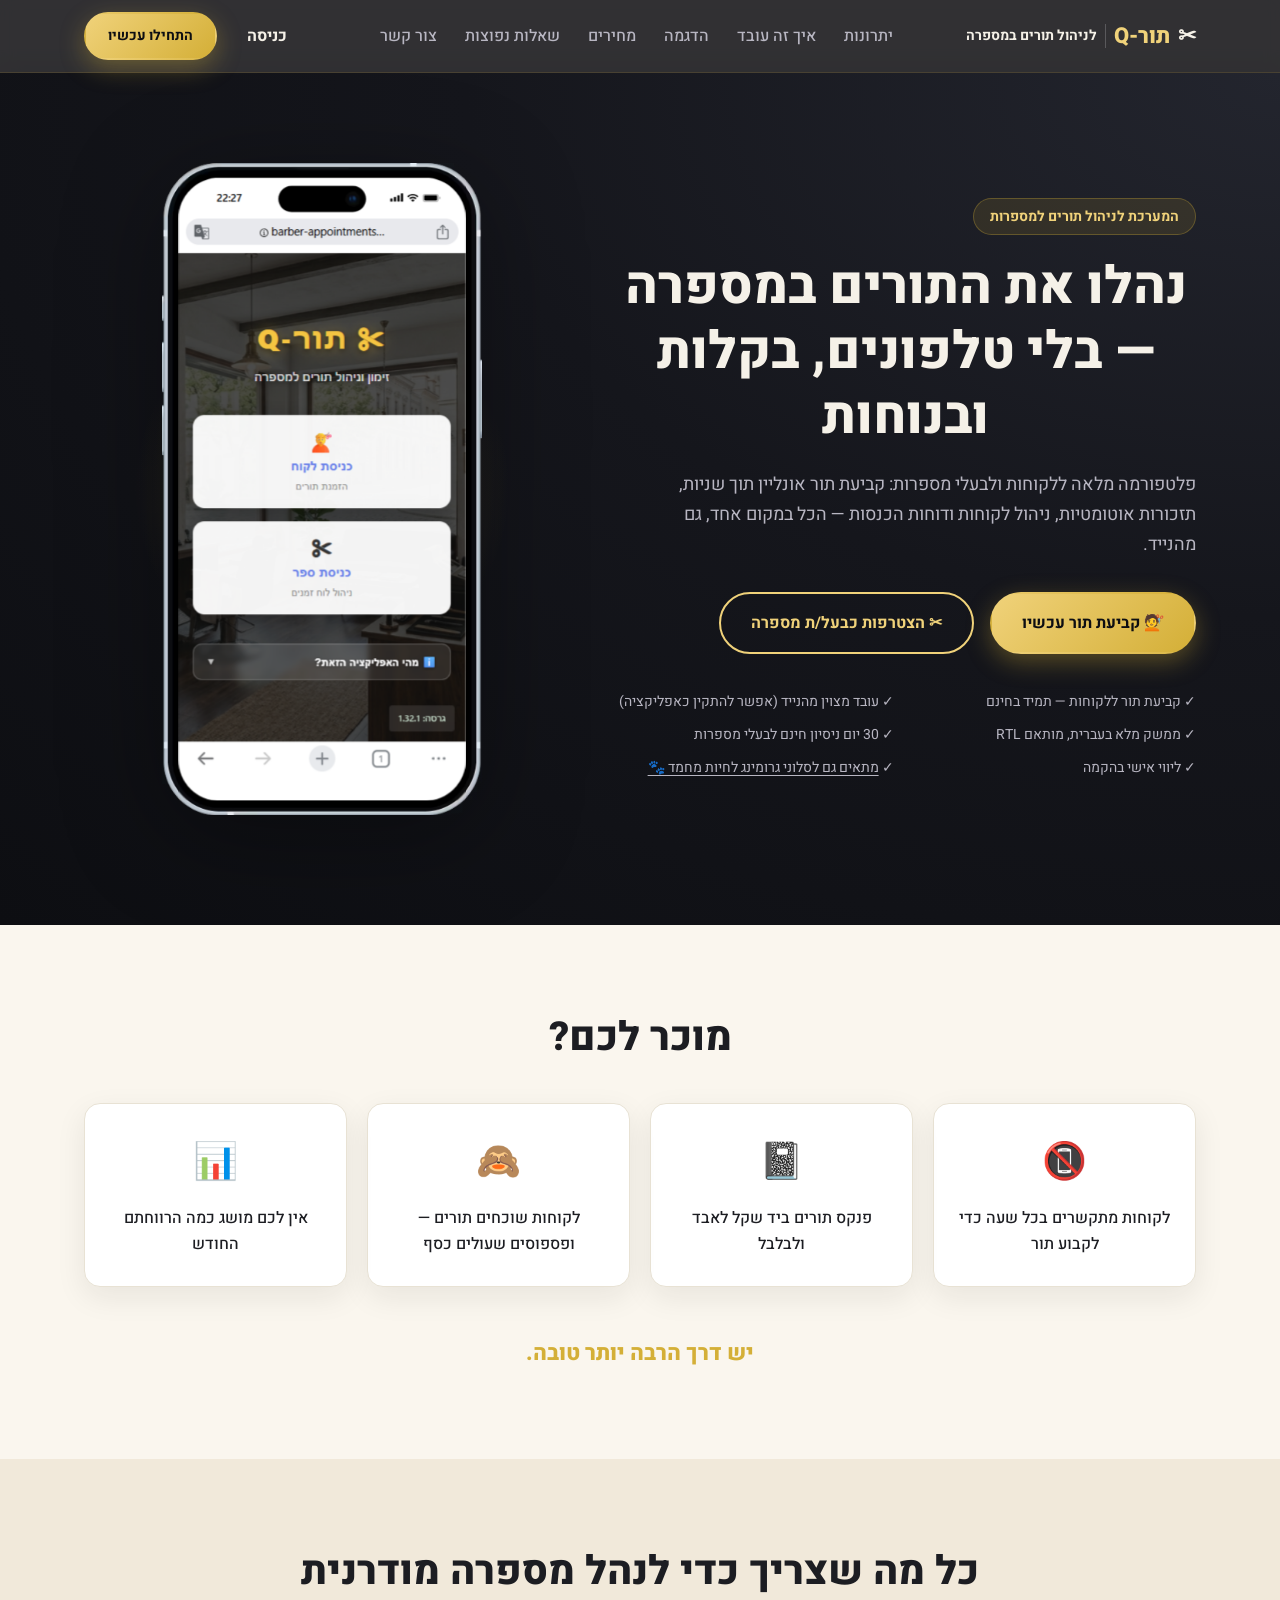
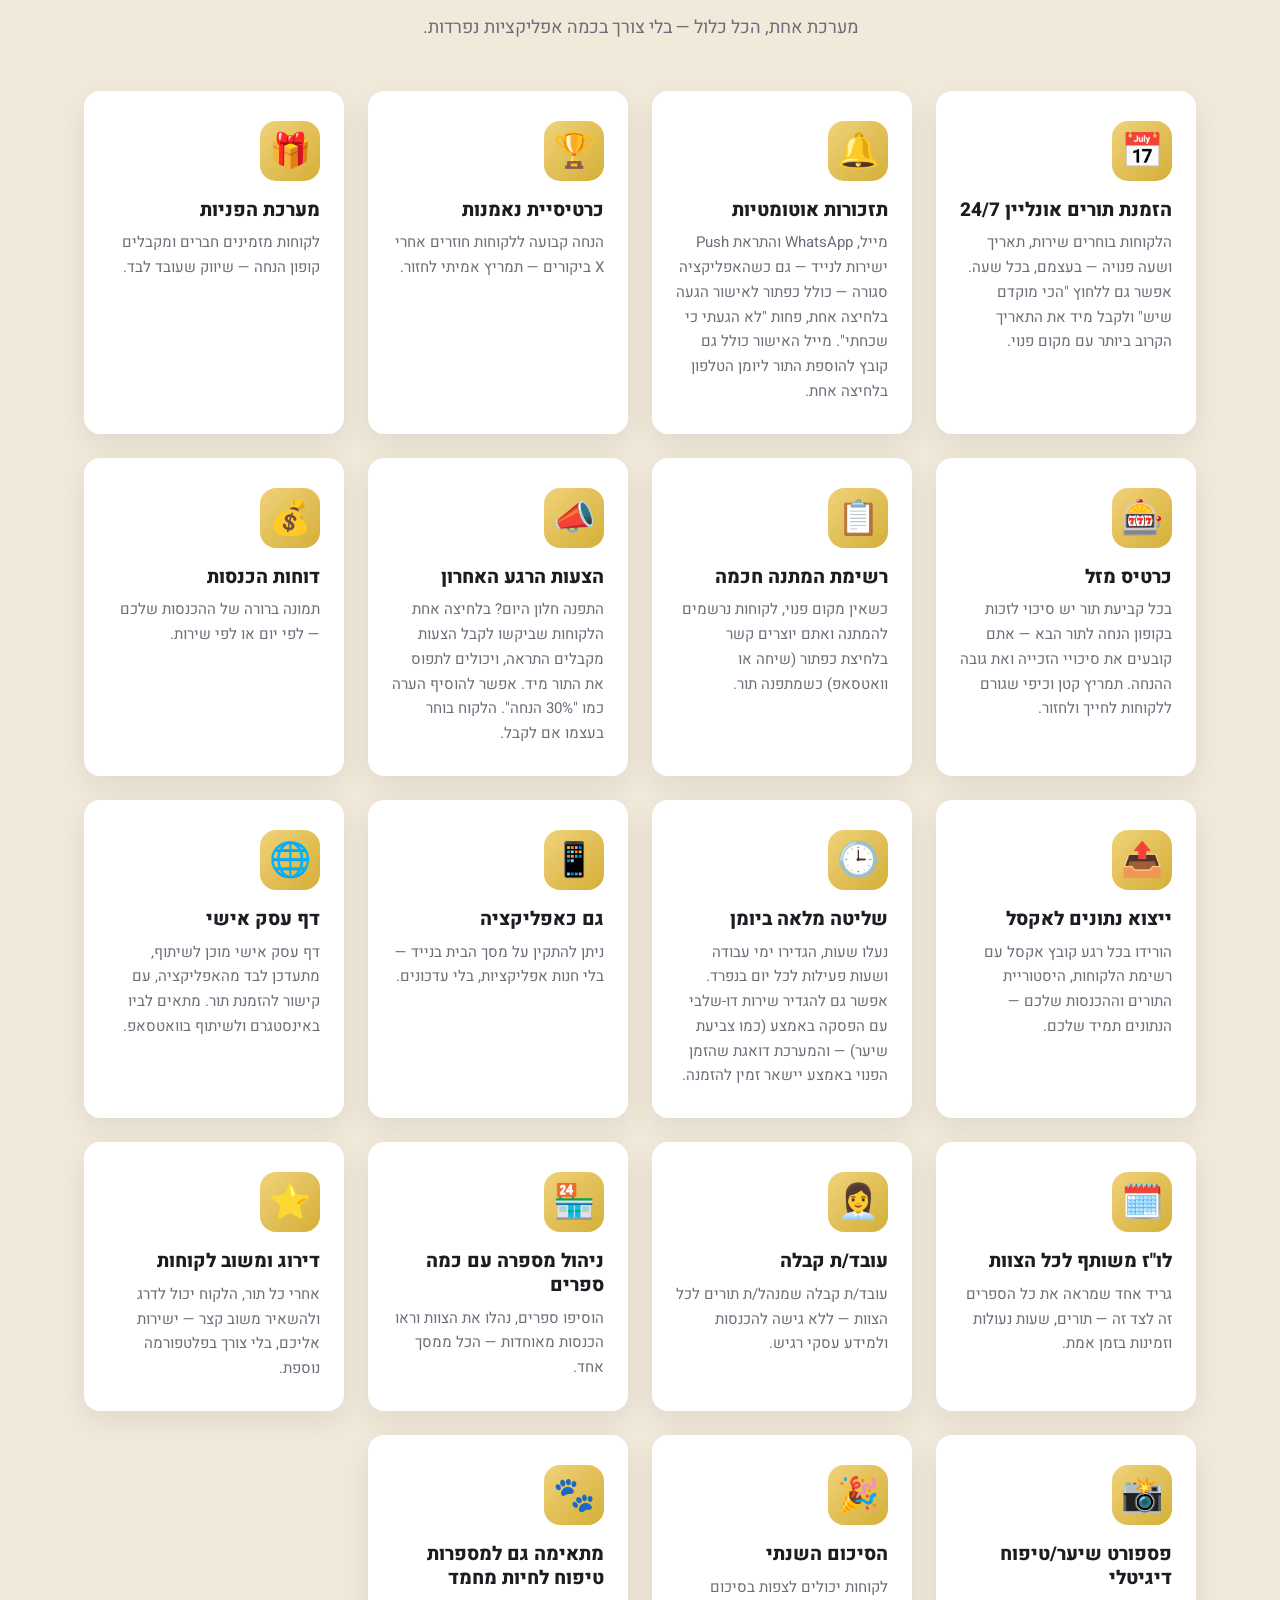
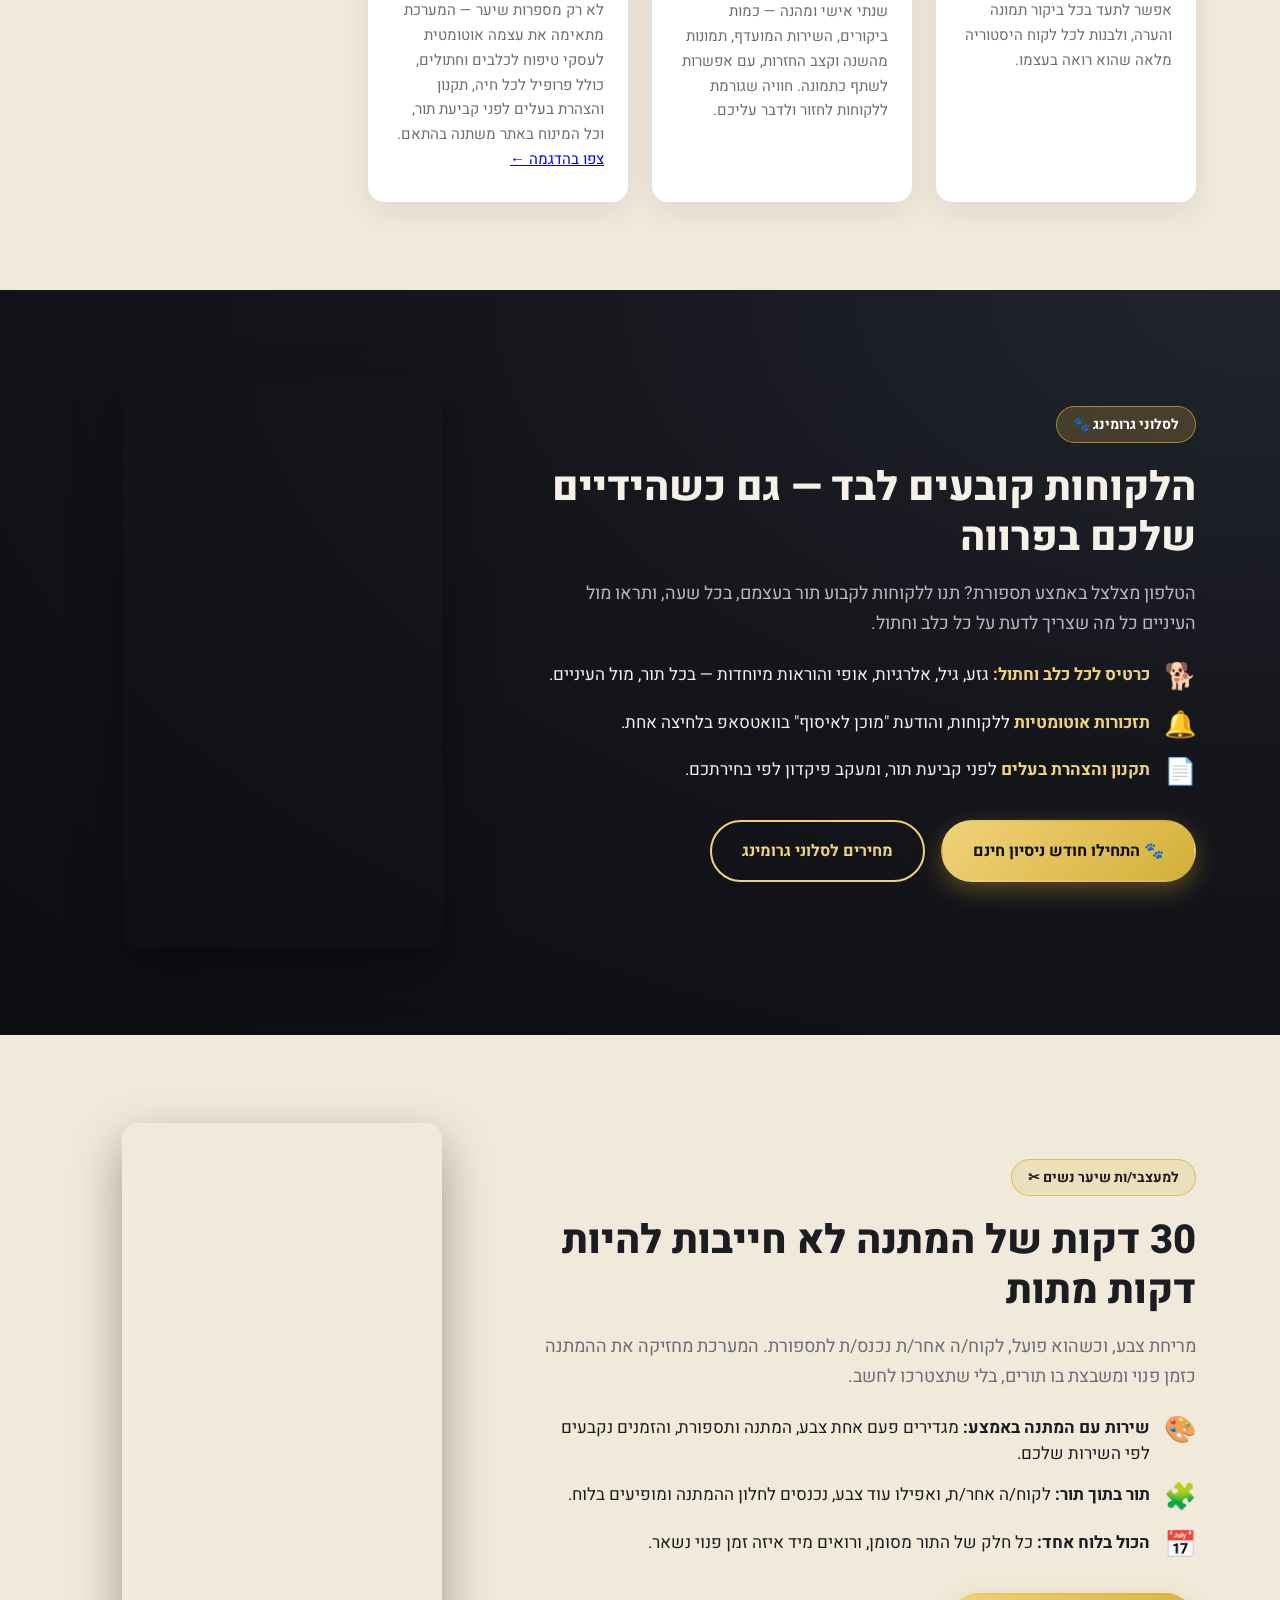
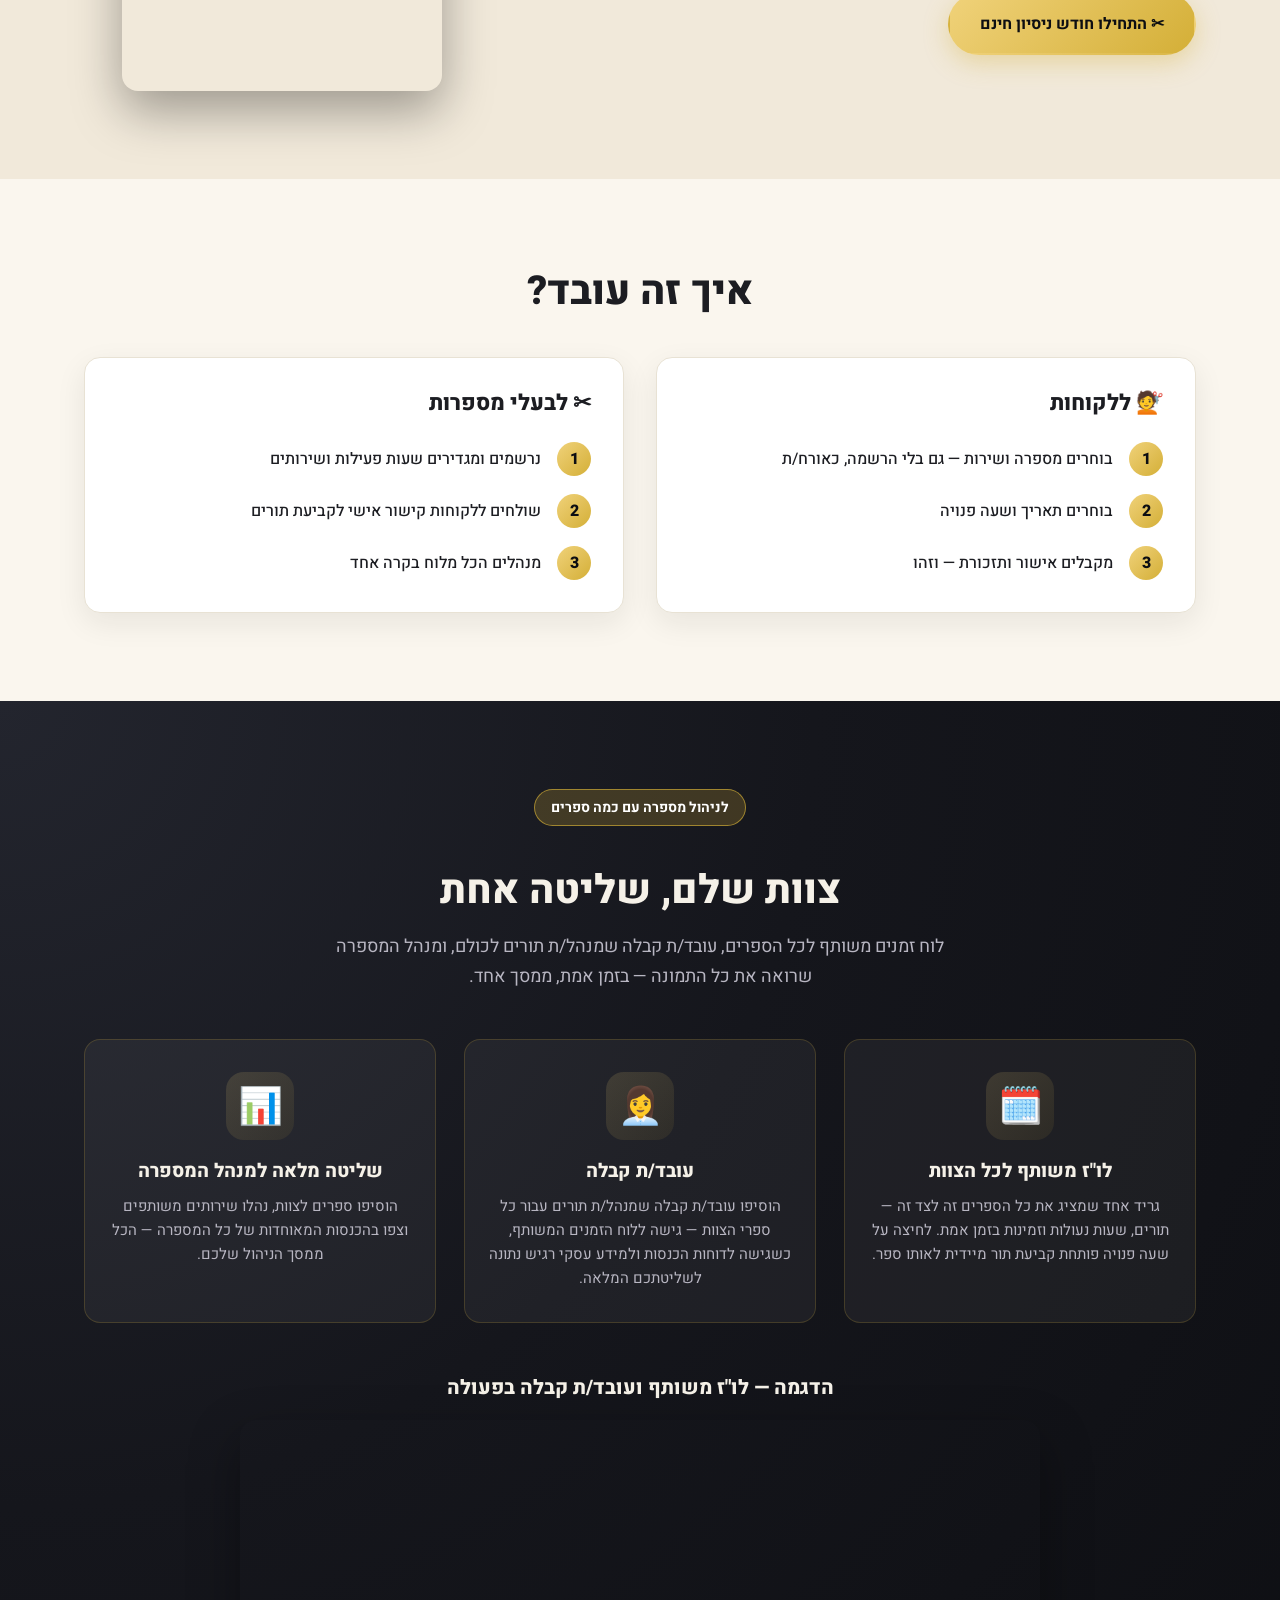
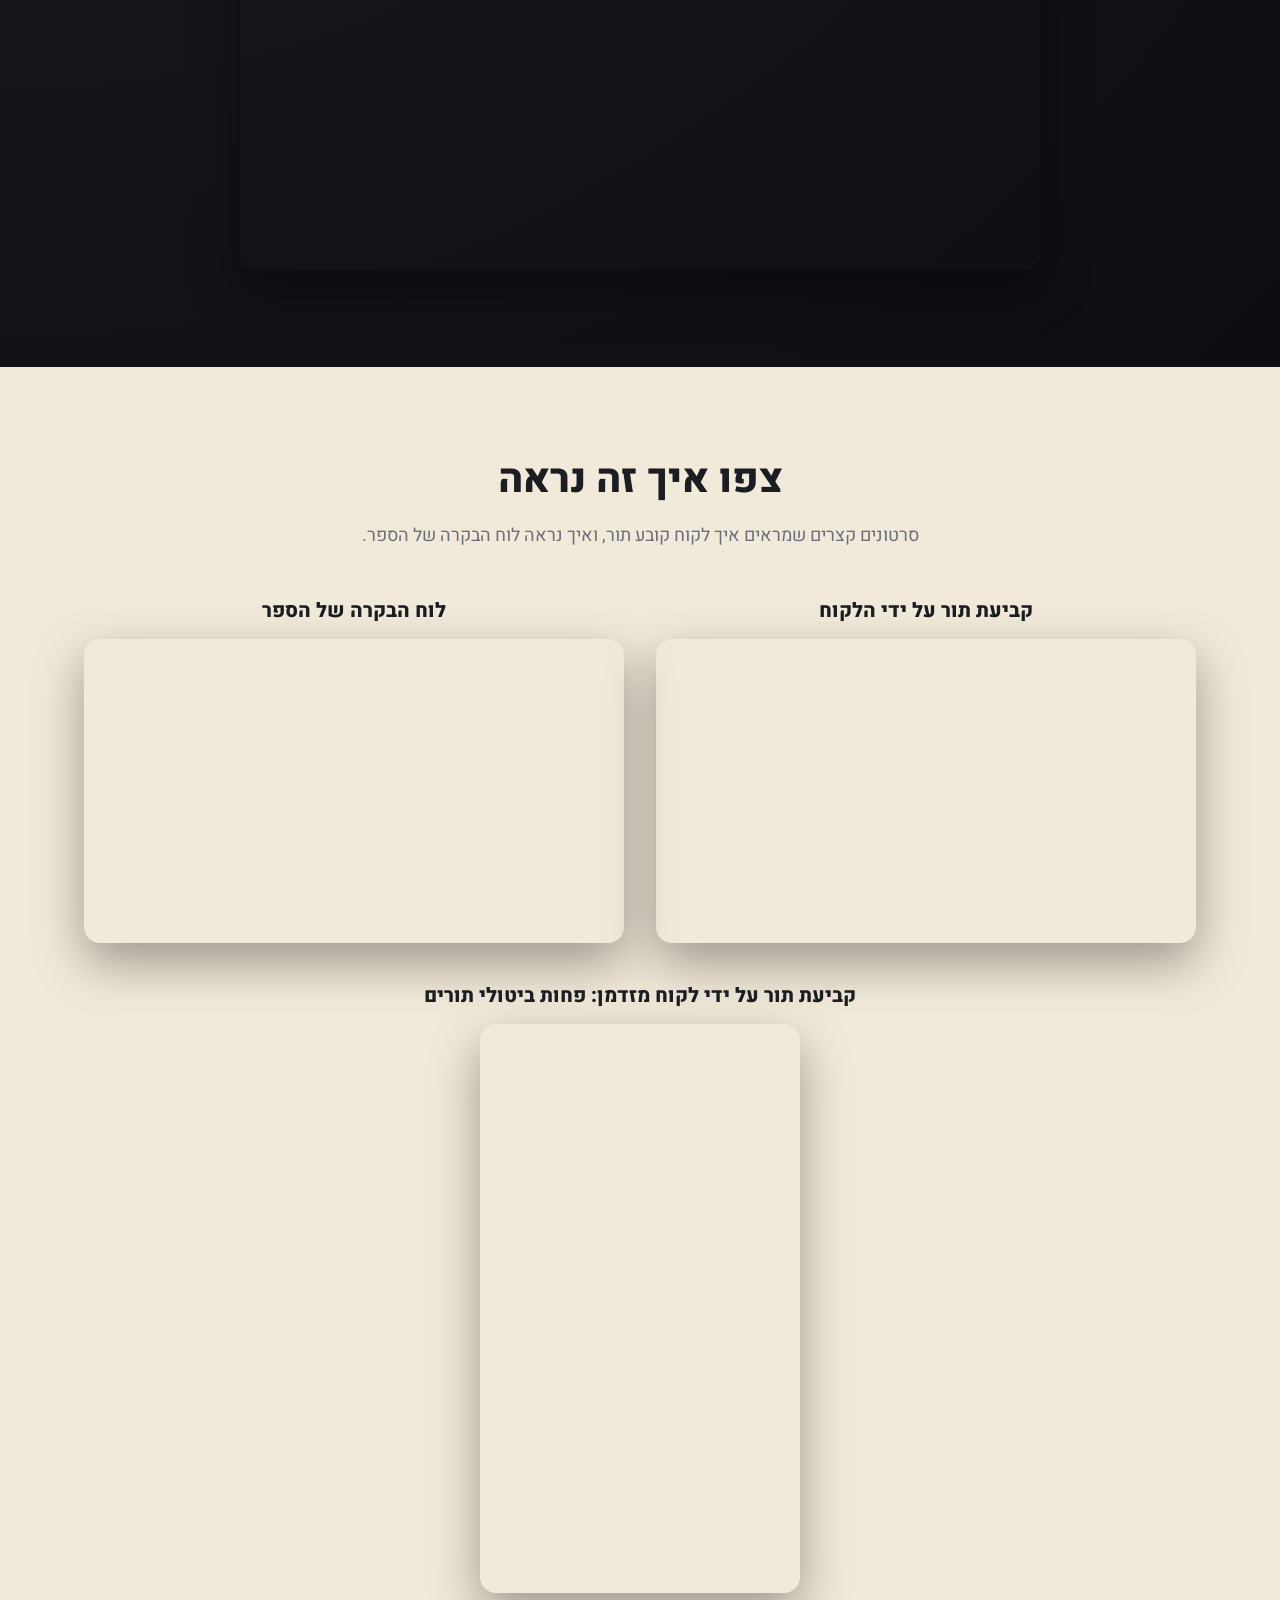
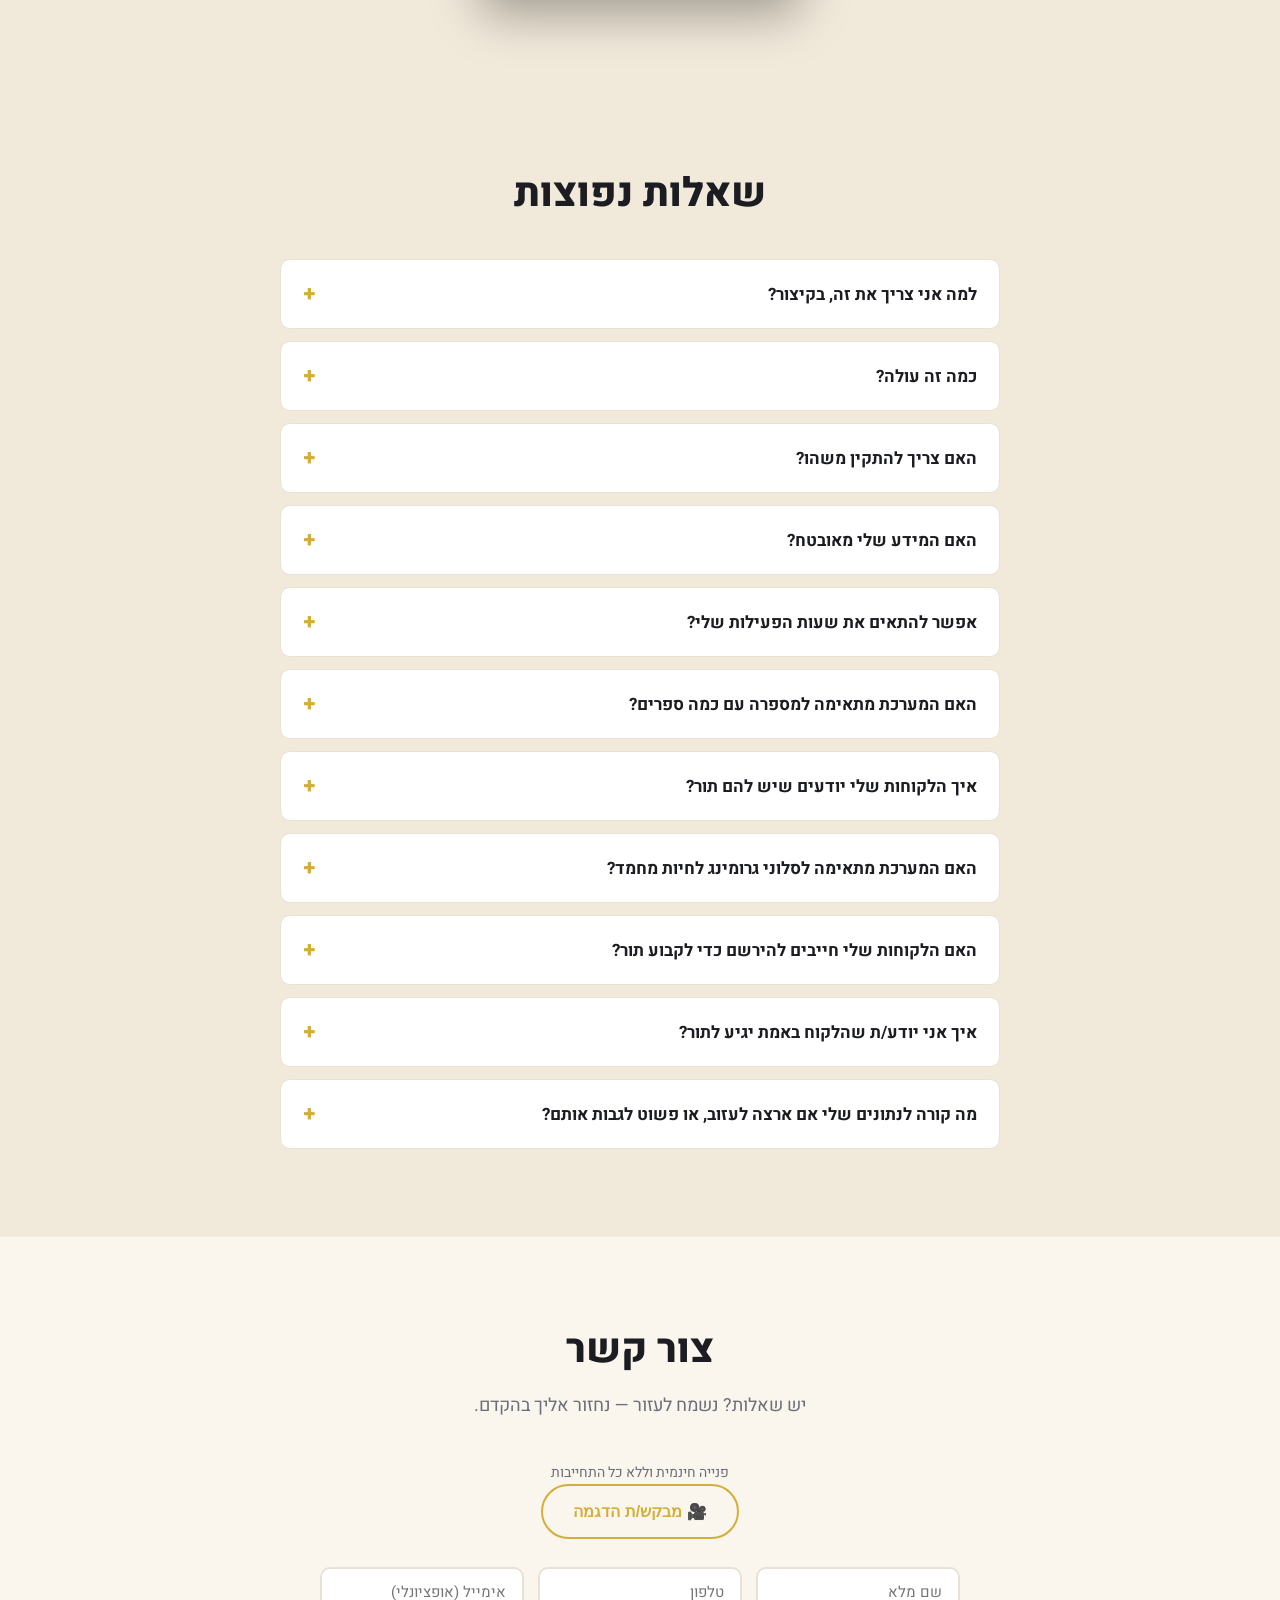
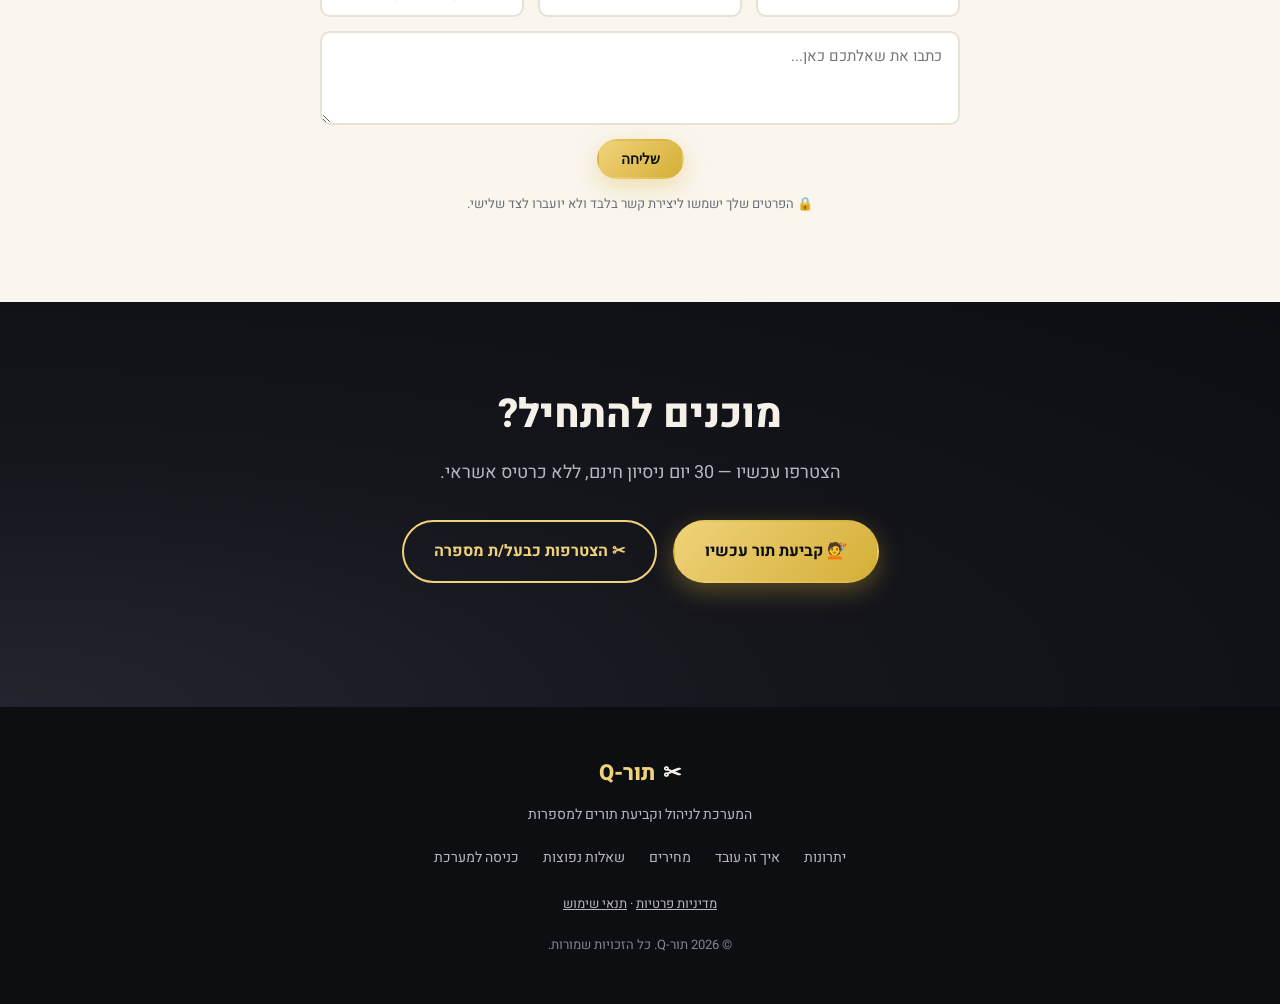
<file: index.html>
<!DOCTYPE html>
<html lang="he" dir="rtl">
<head>
  <meta charset="UTF-8" />
  <!--
    Existing QR codes / referral links point to this domain with a `?barber=<id>`
    (and sometimes `&ref=<id>`) query string. If present, redirect straight to the
    app, preserving the query string, so those links keep working unchanged.
    Other visitors (incl. ad-campaign traffic with utm_* params) see the landing page.
  -->
  <script>
    (function () {
      var p = new URLSearchParams(window.location.search);
      if (p.has('barber') || p.has('shop')) {
        window.location.replace('https://barber-appointments-vimn.onrender.com' + window.location.search);
      }
    })();
  </script>
  <meta name="viewport" content="width=device-width, initial-scale=1.0" />
  <title>תור-Q – אפליקציה לקביעת וניהול תורים למספרה אונליין</title>
  <meta name="description" content="תוכנה לניהול תורים למספרה: הלקוחות קובעים תור אונליין, ובעלי מספרות מנהלים יומן, לקוחות, תזכורות, נאמנות והכנסות — הכל במקום אחד, גם מהנייד. 30 יום ניסיון חינם." />

  <!-- Open Graph -->
  <meta property="og:title" content="תור-Q – אפליקציה לקביעת וניהול תורים למספרה אונליין" />
  <meta property="og:description" content="לקוחות קובעים תור אונליין תוך שניות. בעלי מספרות מנהלים הכל מלוח בקרה אחד. 30 יום ניסיון חינם." />
  <meta property="og:type" content="website" />
  <meta property="og:locale" content="he_IL" />
  <meta property="og:url" content="https://barber-app.com/" />
  <!-- Explicit og:image so link previews (WhatsApp etc.) show the app icon —
       without this, crawlers fell back to an undocumented favicon-sniffing
       behavior that wasn't reliably picking up the relative-path icon links
       below, unlike the main app's own domain (which happens to also serve
       its icon at a root-absolute path). -->
  <meta property="og:image" content="https://barber-app.com/assets/apple-touch-icon.png" />
  <meta property="og:image:width" content="180" />
  <meta property="og:image:height" content="180" />
  <meta property="og:image:type" content="image/png" />

  <link rel="canonical" href="https://barber-app.com/" />
  <link rel="icon" type="image/svg+xml" href="assets/icon.svg" />
  <link rel="apple-touch-icon" href="assets/apple-touch-icon.png" />

  <link rel="preconnect" href="https://fonts.googleapis.com" />
  <link rel="preconnect" href="https://fonts.gstatic.com" crossorigin />
  <link href="https://fonts.googleapis.com/css2?family=Heebo:wght@400;500;700;800&display=swap" rel="stylesheet" />

  <link rel="stylesheet" href="css/styles.css?v=19" />
</head>
<body id="top">

  <!-- ===== Header / Nav ===== -->
  <header class="site-header">
    <div class="container header-inner">
      <a href="#top" class="logo">✂ <span>תור-<span dir="ltr">Q</span></span><span class="logo-tagline">לניהול תורים במספרה</span></a>

      <nav class="main-nav" id="mainNav">
        <a href="#features">יתרונות</a>
        <a href="#how-it-works">איך זה עובד</a>
        <a href="#video">הדגמה</a>
        <a href="pricing.html">מחירים</a>
        <a href="#faq">שאלות נפוצות</a>
        <a href="#contact">צור קשר</a>
      </nav>

      <div class="header-cta">
        <!-- TODO: update to barber-app.com once custom domain DNS is live -->
        <a href="https://barber-appointments-vimn.onrender.com" class="btn btn-ghost">כניסה</a>
        <a href="https://barber-appointments-vimn.onrender.com" class="btn btn-primary btn-small">התחילו עכשיו</a>
      </div>

      <button class="nav-toggle" id="navToggle" aria-label="תפריט">
        <span></span><span></span><span></span>
      </button>
    </div>
  </header>

  <!-- ===== Hero ===== -->
  <section class="hero">
    <div class="container hero-inner">
      <div class="hero-text reveal">
        <span class="eyebrow">המערכת לניהול תורים למספרות</span>
        <h1>נהלו את התורים במספרה — בלי טלפונים, בקלות ובנוחות</h1>
        <p class="hero-sub">
          פלטפורמה מלאה ללקוחות ולבעלי מספרות: קביעת תור אונליין תוך שניות,
          תזכורות אוטומטיות, ניהול לקוחות ודוחות הכנסות — הכל במקום אחד, גם מהנייד.
        </p>

        <div class="hero-actions">
          <a href="https://barber-appointments-vimn.onrender.com" class="btn btn-primary">💇 קביעת תור עכשיו</a>
          <a href="https://barber-appointments-vimn.onrender.com" class="btn btn-secondary">✂ הצטרפות כבעל/ת מספרה</a>
        </div>

        <ul class="trust-badges">
          <li>✓ קביעת תור ללקוחות — תמיד בחינם</li>
          <li>✓ עובד מצוין מהנייד (אפשר להתקין כאפליקציה)</li>
          <li>✓ ממשק מלא בעברית, מותאם RTL</li>
          <li>✓ 30 יום ניסיון חינם לבעלי מספרות</li>
          <li>✓ ליווי אישי בהקמה</li>
          <li>✓ <a href="#grooming">מתאים גם לסלוני גרומינג לחיות מחמד 🐾</a></li>
        </ul>
      </div>

      <div class="hero-visual reveal">
        <img src="assets/phone-screenshot.png?v=2" alt="מסך הבית של אפליקציית תור-Q בנייד" class="hero-phone-image" />
        <div class="hero-blob"></div>
      </div>
    </div>
  </section>

  <!-- ===== Problem ===== -->
  <section class="section problem">
    <div class="container">
      <h2 class="reveal">מוכר לכם?</h2>
      <div class="problem-grid">
        <div class="problem-card reveal">
          <span class="problem-icon">📵</span>
          <p>לקוחות מתקשרים בכל שעה כדי לקבוע תור</p>
        </div>
        <div class="problem-card reveal">
          <span class="problem-icon">📓</span>
          <p>פנקס תורים ביד שקל לאבד ולבלבל</p>
        </div>
        <div class="problem-card reveal">
          <span class="problem-icon">🙈</span>
          <p>לקוחות שוכחים תורים — ופספוסים שעולים כסף</p>
        </div>
        <div class="problem-card reveal">
          <span class="problem-icon">📊</span>
          <p>אין לכם מושג כמה הרווחתם החודש</p>
        </div>
      </div>
      <p class="problem-transition reveal">יש דרך הרבה יותר טובה.</p>
    </div>
  </section>

  <!-- ===== Features ===== -->
  <section class="section features" id="features">
    <div class="container">
      <h2 class="reveal">כל מה שצריך כדי לנהל מספרה מודרנית</h2>
      <p class="section-sub reveal">מערכת אחת, הכל כלול — בלי צורך בכמה אפליקציות נפרדות.</p>

      <div class="features-grid">
        <div class="feature-card reveal">
          <span class="feature-icon">📅</span>
          <h3>הזמנת תורים אונליין 24/7</h3>
          <p>הלקוחות בוחרים שירות, תאריך ושעה פנויה — בעצמם, בכל שעה. אפשר גם ללחוץ "הכי מוקדם שיש" ולקבל מיד את התאריך הקרוב ביותר עם מקום פנוי.</p>
        </div>
        <div class="feature-card reveal">
          <span class="feature-icon">🔔</span>
          <h3>תזכורות אוטומטיות</h3>
          <p>מייל, WhatsApp והתראת Push ישירות לנייד — גם כשהאפליקציה סגורה — כולל כפתור לאישור הגעה בלחיצה אחת, פחות "לא הגעתי כי שכחתי". מייל האישור כולל גם קובץ להוספת התור ליומן הטלפון בלחיצה אחת.</p>
        </div>
        <div class="feature-card reveal">
          <span class="feature-icon">🏆</span>
          <h3>כרטיסיית נאמנות</h3>
          <p>הנחה קבועה ללקוחות חוזרים אחרי X ביקורים — תמריץ אמיתי לחזור.</p>
        </div>
        <div class="feature-card reveal">
          <span class="feature-icon">🎁</span>
          <h3>מערכת הפניות</h3>
          <p>לקוחות מזמינים חברים ומקבלים קופון הנחה — שיווק שעובד לבד.</p>
        </div>
        <div class="feature-card reveal">
          <span class="feature-icon">🎰</span>
          <h3>כרטיס מזל</h3>
          <p>בכל קביעת תור יש סיכוי לזכות בקופון הנחה לתור הבא — אתם קובעים את סיכויי הזכייה ואת גובה ההנחה. תמריץ קטן וכיפי שגורם ללקוחות לחייך ולחזור.</p>
        </div>
        <div class="feature-card reveal">
          <span class="feature-icon">📋</span>
          <h3>רשימת המתנה חכמה</h3>
          <p>כשאין מקום פנוי, לקוחות נרשמים להמתנה ואתם יוצרים קשר בלחיצת כפתור (שיחה או וואטסאפ) כשמתפנה תור.</p>
        </div>
        <div class="feature-card reveal">
          <span class="feature-icon">📣</span>
          <h3>הצעות הרגע האחרון</h3>
          <p>התפנה חלון היום? בלחיצה אחת הלקוחות שביקשו לקבל הצעות מקבלים התראה, ויכולים לתפוס את התור מיד. אפשר להוסיף הערה כמו "30% הנחה". הלקוח בוחר בעצמו אם לקבל.</p>
        </div>
        <div class="feature-card reveal">
          <span class="feature-icon">💰</span>
          <h3>דוחות הכנסות</h3>
          <p>תמונה ברורה של ההכנסות שלכם — לפי יום או לפי שירות.</p>
        </div>
        <div class="feature-card reveal">
          <span class="feature-icon">📤</span>
          <h3>ייצוא נתונים לאקסל</h3>
          <p>הורידו בכל רגע קובץ אקסל עם רשימת הלקוחות, היסטוריית התורים וההכנסות שלכם — הנתונים תמיד שלכם.</p>
        </div>
        <div class="feature-card reveal">
          <span class="feature-icon">🕒</span>
          <h3>שליטה מלאה ביומן</h3>
          <p>נעלו שעות, הגדירו ימי עבודה ושעות פעילות לכל יום בנפרד. אפשר גם להגדיר שירות דו-שלבי עם הפסקה באמצע (כמו צביעת שיער) — והמערכת דואגת שהזמן הפנוי באמצע יישאר זמין להזמנה.</p>
        </div>
        <div class="feature-card reveal">
          <span class="feature-icon">📱</span>
          <h3>גם כאפליקציה</h3>
          <p>ניתן להתקין על מסך הבית בנייד — בלי חנות אפליקציות, בלי עדכונים.</p>
        </div>
        <div class="feature-card reveal">
          <span class="feature-icon">🌐</span>
          <h3>דף עסק אישי</h3>
          <p>דף עסק אישי מוכן לשיתוף, מתעדכן לבד מהאפליקציה, עם קישור להזמנת תור. מתאים לביו באינסטגרם ולשיתוף בוואטסאפ.</p>
        </div>
        <div class="feature-card reveal">
          <span class="feature-icon">🗓️</span>
          <h3>לו"ז משותף לכל הצוות</h3>
          <p>גריד אחד שמראה את כל הספרים זה לצד זה — תורים, שעות נעולות וזמינות בזמן אמת.</p>
        </div>
        <div class="feature-card reveal">
          <span class="feature-icon">👩‍💼</span>
          <h3>עובד/ת קבלה</h3>
          <p>עובד/ת קבלה שמנהל/ת תורים לכל הצוות — ללא גישה להכנסות ולמידע עסקי רגיש.</p>
        </div>
        <div class="feature-card reveal">
          <span class="feature-icon">🏪</span>
          <h3>ניהול מספרה עם כמה ספרים</h3>
          <p>הוסיפו ספרים, נהלו את הצוות וראו הכנסות מאוחדות — הכל ממסך אחד.</p>
        </div>
        <div class="feature-card reveal">
          <span class="feature-icon">⭐</span>
          <h3>דירוג ומשוב לקוחות</h3>
          <p>אחרי כל תור, הלקוח יכול לדרג ולהשאיר משוב קצר — ישירות אליכם, בלי צורך בפלטפורמה נוספת.</p>
        </div>
        <div class="feature-card reveal">
          <span class="feature-icon">📸</span>
          <h3>פספורט שיער/טיפוח דיגיטלי</h3>
          <p>אפשר לתעד בכל ביקור תמונה והערה, ולבנות לכל לקוח היסטוריה מלאה שהוא רואה בעצמו.</p>
        </div>
        <div class="feature-card reveal">
          <span class="feature-icon">🎉</span>
          <h3>הסיכום השנתי</h3>
          <p>לקוחות יכולים לצפות בסיכום שנתי אישי ומהנה — כמות ביקורים, השירות המועדף, תמונות מהשנה וקצב החזרות, עם אפשרות לשתף כתמונה. חוויה שגורמת ללקוחות לחזור ולדבר עליכם.</p>
        </div>
        <div class="feature-card reveal">
          <span class="feature-icon">🐾</span>
          <h3>מתאימה גם למספרות טיפוח לחיות מחמד</h3>
          <p>לא רק מספרות שיער — המערכת מתאימה את עצמה אוטומטית לעסקי טיפוח לכלבים וחתולים, כולל פרופיל לכל חיה, תקנון והצהרת בעלים לפני קביעת תור, וכל המינוח באתר משתנה בהתאם. <a href="#grooming">צפו בהדגמה ←</a></p>
        </div>
      </div>
    </div>
  </section>

  <!-- ===== Pet-grooming showcase ===== -->
  <section class="section grooming" id="grooming">
    <div class="container grooming-inner">
      <div class="grooming-text reveal">
        <span class="eyebrow">לסלוני גרומינג 🐾</span>
        <h2>הלקוחות קובעים לבד — גם כשהידיים שלכם בפרווה</h2>
        <p class="grooming-sub">
          הטלפון מצלצל באמצע תספורת? תנו ללקוחות לקבוע תור בעצמם, בכל שעה,
          ותראו מול העיניים כל מה שצריך לדעת על כל כלב וחתול.
        </p>
        <ul class="grooming-points">
          <li><span class="gp-icon">🐕</span><span><strong>כרטיס לכל כלב וחתול:</strong> גזע, גיל, אלרגיות, אופי והוראות מיוחדות — בכל תור, מול העיניים.</span></li>
          <li><span class="gp-icon">🔔</span><span><strong>תזכורות אוטומטיות</strong> ללקוחות, והודעת "מוכן לאיסוף" בוואטסאפ בלחיצה אחת.</span></li>
          <li><span class="gp-icon">📄</span><span><strong>תקנון והצהרת בעלים</strong> לפני קביעת תור, ומעקב פיקדון לפי בחירתכם.</span></li>
        </ul>
        <div class="hero-actions">
          <a href="https://barber-appointments-vimn.onrender.com" class="btn btn-primary">🐾 התחילו חודש ניסיון חינם</a>
          <a href="pricing.html?tab=grooming" class="btn btn-secondary">מחירים לסלוני גרומינג</a>
        </div>
      </div>
      <div class="grooming-video reveal">
        <div class="video-frame video-frame-portrait">
          <iframe src="https://www.youtube-nocookie.com/embed/whDzyOyhiao?rel=0" title="תור-Q לסלוני גרומינג — הדגמה"
                  allow="accelerometer; autoplay; clipboard-write; encrypted-media; gyroscope; picture-in-picture"
                  allowfullscreen loading="lazy"></iframe>
        </div>
      </div>
    </div>
  </section>

  <!-- ===== Wait-time showcase (compound service) ===== -->
  <section class="section wait-time" id="wait-time">
    <div class="container wait-time-inner">
      <div class="wait-time-text reveal">
        <span class="eyebrow">למעצבי/ות שיער נשים ✂</span>
        <h2>30 דקות של המתנה לא חייבות להיות דקות מתות</h2>
        <p class="wait-time-sub">
          מריחת צבע, וכשהוא פועל, לקוח/ה אחר/ת נכנס/ת לתספורת.
          המערכת מחזיקה את ההמתנה כזמן פנוי ומשבצת בו תורים, בלי שתצטרכו לחשב.
        </p>
        <ul class="wait-time-points">
          <li><span class="wt-icon">🎨</span><span><strong>שירות עם המתנה באמצע:</strong> מגדירים פעם אחת צבע, המתנה ותספורת, והזמנים נקבעים לפי השירות שלכם.</span></li>
          <li><span class="wt-icon">🧩</span><span><strong>תור בתוך תור:</strong> לקוח/ה אחר/ת, ואפילו עוד צבע, נכנסים לחלון ההמתנה ומופיעים בלוח.</span></li>
          <li><span class="wt-icon">📅</span><span><strong>הכול בלוח אחד:</strong> כל חלק של התור מסומן, ורואים מיד איזה זמן פנוי נשאר.</span></li>
        </ul>
        <div class="hero-actions">
          <a href="https://barber-appointments-vimn.onrender.com" class="btn btn-primary">✂ התחילו חודש ניסיון חינם</a>
        </div>
      </div>
      <div class="wait-time-video reveal">
        <div class="video-frame video-frame-portrait">
          <iframe src="https://www.youtube-nocookie.com/embed/f4ugQa_PELE?rel=0" title="צבע ותספורת: ניצול זמן ההמתנה"
                  allow="accelerometer; autoplay; clipboard-write; encrypted-media; gyroscope; picture-in-picture"
                  allowfullscreen loading="lazy"></iframe>
        </div>
      </div>
    </div>
  </section>

  <!-- ===== How it works ===== -->
  <section class="section how-it-works" id="how-it-works">
    <div class="container">
      <h2 class="reveal">איך זה עובד?</h2>

      <div class="hiw-grid">
        <div class="hiw-col reveal">
          <h3>💇 ללקוחות</h3>
          <ol>
            <li><span>1</span>בוחרים מספרה ושירות — גם בלי הרשמה, כאורח/ת</li>
            <li><span>2</span>בוחרים תאריך ושעה פנויה</li>
            <li><span>3</span>מקבלים אישור ותזכורת — וזהו</li>
          </ol>
        </div>
        <div class="hiw-col reveal">
          <h3>✂ לבעלי מספרות</h3>
          <ol>
            <li><span>1</span>נרשמים ומגדירים שעות פעילות ושירותים</li>
            <li><span>2</span>שולחים ללקוחות קישור אישי לקביעת תורים</li>
            <li><span>3</span>מנהלים הכל מלוח בקרה אחד</li>
          </ol>
        </div>
      </div>
    </div>
  </section>

  <!-- ===== Multi-barber shop ===== -->
  <section class="section multi-barber" id="multi-barber">
    <div class="container">
      <div class="multi-barber-eyebrow">
        <span class="eyebrow">לניהול מספרה עם כמה ספרים</span>
      </div>
      <h2 class="reveal">צוות שלם, שליטה אחת</h2>
      <p class="section-sub reveal">לוח זמנים משותף לכל הספרים, עובד/ת קבלה שמנהל/ת תורים לכולם, ומנהל המספרה שרואה את כל התמונה — בזמן אמת, ממסך אחד.</p>

      <div class="mb-pillars">
        <div class="mb-pillar reveal">
          <div class="mb-pillar-icon">🗓️</div>
          <h3>לו"ז משותף לכל הצוות</h3>
          <p>גריד אחד שמציג את כל הספרים זה לצד זה — תורים, שעות נעולות וזמינות בזמן אמת. לחיצה על שעה פנויה פותחת קביעת תור מיידית לאותו ספר.</p>
        </div>
        <div class="mb-pillar reveal">
          <div class="mb-pillar-icon">👩‍💼</div>
          <h3>עובד/ת קבלה</h3>
          <p>הוסיפו עובד/ת קבלה שמנהל/ת תורים עבור כל ספרי הצוות — גישה ללוח הזמנים המשותף, כשגישה לדוחות הכנסות ולמידע עסקי רגיש נתונה לשליטתכם המלאה.</p>
        </div>
        <div class="mb-pillar reveal">
          <div class="mb-pillar-icon">📊</div>
          <h3>שליטה מלאה למנהל המספרה</h3>
          <p>הוסיפו ספרים לצוות, נהלו שירותים משותפים וצפו בהכנסות המאוחדות של כל המספרה — הכל ממסך הניהול שלכם.</p>
        </div>
      </div>

      <div class="mb-video-wrap reveal">
        <p class="mb-video-label">הדגמה — לו"ז משותף ועובד/ת קבלה בפעולה</p>
        <div class="video-frame">
          <iframe src="https://www.youtube-nocookie.com/embed/3g6ruAFirb8?rel=0" title='הדגמה — לו"ז משותף ועובד/ת קבלה בפעולה'
                  allow="accelerometer; autoplay; clipboard-write; encrypted-media; gyroscope; picture-in-picture"
                  allowfullscreen></iframe>
        </div>
      </div>
    </div>
  </section>

  <!-- ===== Video showcase ===== -->
  <section class="section video-section" id="video">
    <div class="container">
      <h2 class="reveal">צפו איך זה נראה</h2>
      <p class="section-sub reveal">סרטונים קצרים שמראים איך לקוח קובע תור, ואיך נראה לוח הבקרה של הספר.</p>

      <div class="video-grid reveal">
        <div class="video-card">
          <h3 class="video-card-title">קביעת תור על ידי הלקוח</h3>
          <div class="video-frame">
            <iframe src="https://www.youtube-nocookie.com/embed/_z2XRD13_ms?rel=0" title="קביעת תור על ידי הלקוח"
                    allow="accelerometer; autoplay; clipboard-write; encrypted-media; gyroscope; picture-in-picture"
                    allowfullscreen></iframe>
          </div>
        </div>
        <div class="video-card">
          <h3 class="video-card-title">לוח הבקרה של הספר</h3>
          <div class="video-frame">
            <iframe src="https://www.youtube-nocookie.com/embed/bHebCsenWn4?rel=0" title="לוח הבקרה של הספר"
                    allow="accelerometer; autoplay; clipboard-write; encrypted-media; gyroscope; picture-in-picture"
                    allowfullscreen></iframe>
          </div>
        </div>
        <div class="video-card video-card-full" id="video-guest">
          <h3 class="video-card-title">קביעת תור על ידי לקוח מזדמן: פחות ביטולי תורים</h3>
          <div class="video-frame video-frame-portrait">
            <iframe src="https://www.youtube-nocookie.com/embed/pg6XPO7E-fQ?rel=0" title="קביעת תור על ידי לקוח מזדמן: פחות ביטולי תורים"
                    allow="accelerometer; autoplay; clipboard-write; encrypted-media; gyroscope; picture-in-picture"
                    allowfullscreen></iframe>
          </div>
        </div>
      </div>
    </div>
  </section>

  <!-- ===== Testimonials =====
  Hidden until we have real customer reviews — placeholder quotes look unprofessional live.
  <section class="section testimonials">
    <div class="container">
      <h2 class="reveal">מה אומרים עלינו</h2>
      <div class="testimonials-grid">
        <div class="testimonial-card reveal">
          <p class="stars">★★★★★</p>
          <p class="quote">"הלקוחות שלי קובעים תורים לבד גם בלילה, וכמעט אין יותר 'לא הגעתי'. חסך לי שעות בטלפון כל שבוע."</p>
          <p class="author">— שם הלקוח, שם המספרה</p>
        </div>
        <div class="testimonial-card reveal">
          <p class="stars">★★★★★</p>
          <p class="quote">"הקמתי את זה בעצמי תוך כמה דקות, וכרטיסיית הנאמנות גרמה ללקוחות לחזור אליי יותר."</p>
          <p class="author">— שם הלקוח, שם המספרה</p>
        </div>
        <div class="testimonial-card reveal">
          <p class="stars">★★★★★</p>
          <p class="quote">"הכל בעברית, נוח, ועובד מצוין מהנייד. בדיוק מה שחיפשתי."</p>
          <p class="author">— שם הלקוח, שם המספרה</p>
        </div>
      </div>
    </div>
  </section>
  -->

  <!-- ===== FAQ ===== -->
  <section class="section faq" id="faq">
    <div class="container">
      <h2 class="reveal">שאלות נפוצות</h2>

      <div class="faq-list">
        <div class="faq-item reveal">
          <button class="faq-question">
            למה אני צריך את זה, בקיצור?
            <span class="faq-icon">+</span>
          </button>
          <div class="faq-answer">
            <p>ביטולים ברגע האחרון ולקוחות שלא מגיעים עולים לכם כסף וזמן שלא חוזרים. <a href="why.html">קראו את הסיכום הקצר</a> על איך תור-Q עוצרת בדיוק את זה.</p>
          </div>
        </div>
        <div class="faq-item reveal">
          <button class="faq-question">
            כמה זה עולה?
            <span class="faq-icon">+</span>
          </button>
          <div class="faq-answer">
            <p>ללקוחות, קביעת תור היא תמיד בחינם לחלוטין.</p>
            <p>לבעלי מספרות, ניתן להתחיל בתקופת ניסיון חינם של 30 יום, ללא התחייבות וללא צורך בכרטיס אשראי. לאחר מכן ניתן לבחור בין תוכנית בייסיק, פלוס ופרו, בהתאם לצרכי המספרה — <a href="pricing.html">לצפייה בתמחור המלא</a>.</p>
          </div>
        </div>
        <div class="faq-item reveal">
          <button class="faq-question">
            האם צריך להתקין משהו?
            <span class="faq-icon">+</span>
          </button>
          <div class="faq-answer">
            <p>לא. המערכת פועלת בדפדפן, וניתן גם להוסיף אותה למסך הבית בנייד כמו אפליקציה רגילה.</p>
          </div>
        </div>
        <div class="faq-item reveal">
          <button class="faq-question">
            האם המידע שלי מאובטח?
            <span class="faq-icon">+</span>
          </button>
          <div class="faq-answer">
            <p>כן — כל המידע מאוחסן בצורה מאובטחת, וההתחברות למערכת מוצפנת.</p>
          </div>
        </div>
        <div class="faq-item reveal">
          <button class="faq-question">
            אפשר להתאים את שעות הפעילות שלי?
            <span class="faq-icon">+</span>
          </button>
          <div class="faq-answer">
            <p>בהחלט — לכל יום בשבוע אפשר להגדיר שעות עבודה משלו, כולל ימים סגורים והפסקות.</p>
          </div>
        </div>
        <div class="faq-item reveal">
          <button class="faq-question">
            האם המערכת מתאימה למספרה עם כמה ספרים?
            <span class="faq-icon">+</span>
          </button>
          <div class="faq-answer">
            <p>כן. ניתן לנהל מספרה עם מספר ספרים תחת גג אחד: לוח זמנים משותף שמציג את כל הצוות בגריד אחד, עובד/ת קבלה שקובע/ת תורים לכל הספרים, ומנהל המספרה שרואה הכנסות מאוחדות.</p>
          </div>
        </div>
        <div class="faq-item reveal">
          <button class="faq-question">
            איך הלקוחות שלי יודעים שיש להם תור?
            <span class="faq-icon">+</span>
          </button>
          <div class="faq-answer">
            <p>הם מקבלים אישור מיידי, ותזכורת אוטומטית לפני התור — במייל ו/או בוואטסאפ ו/או בפוש, בהתאם לתוכנית. בנוסף, אישור הזמנת התור כולל גם קישור לשמירה ישירה ביומן שלהם.</p>
          </div>
        </div>
        <div class="faq-item reveal">
          <button class="faq-question">
            האם המערכת מתאימה לסלוני גרומינג לחיות מחמד?
            <span class="faq-icon">+</span>
          </button>
          <div class="faq-answer">
            <p>כן — המערכת מתאימה גם לסלוני גרומינג. ניתן לנהל יומן, לקבל הזמנות תורים אונליין, לשלוח תזכורות אוטומטיות ולנהל לקוחות בדיוק כמו במספרה. <a href="pricing.html?tab=grooming">לצפייה בתמחור לגרומינג</a>. <a href="#grooming">צפו בהדגמה</a>.</p>
          </div>
        </div>
        <div class="faq-item reveal">
          <button class="faq-question">
            האם הלקוחות שלי חייבים להירשם כדי לקבוע תור?
            <span class="faq-icon">+</span>
          </button>
          <div class="faq-answer">
            <p>לא. אפשר לקבוע תור גם כאורח/ת, ללא הרשמה כלל — כדי לצמצם כל חיכוך שיכול לגרום ללקוח לוותר על קביעת התור. <a href="#video-guest">צפו בהדגמה</a>.</p>
          </div>
        </div>
        <div class="faq-item reveal">
          <button class="faq-question">
            איך אני יודע/ת שהלקוח באמת יגיע לתור?
            <span class="faq-icon">+</span>
          </button>
          <div class="faq-answer">
            <p>בתזכורת שהלקוח מקבל לפני התור יש כפתור לאישור הגעה בלחיצה אחת — כך שאתם יודעים מראש מי מתכוון להגיע, ופחות מופתעים מ"לא הגעתי". בנוסף, ניתן להפעיל דרישת פיקדון מראש (בתיאום טלפוני מולכם) כאמצעי הרתעה נוסף מפני אי-הגעה — לפי שיקול דעתכם.</p>
          </div>
        </div>
        <div class="faq-item reveal">
          <button class="faq-question">
            מה קורה לנתונים שלי אם ארצה לעזוב, או פשוט לגבות אותם?
            <span class="faq-icon">+</span>
          </button>
          <div class="faq-answer">
            <p>הנתונים תמיד שלכם. בכל רגע אפשר להוריד קובץ אקסל עם רשימת הלקוחות, היסטוריית התורים וההכנסות — בלי תלות בנו.</p>
          </div>
        </div>
      </div>
    </div>
  </section>

  <!-- ===== Contact ===== -->
  <section class="section contact-section" id="contact">
    <div class="container">
      <h2 class="reveal">צור קשר</h2>
      <p class="section-sub reveal">יש שאלות? נשמח לעזור — נחזור אליך בהקדם.</p>
      <p class="contact-no-commit reveal">פנייה חינמית וללא כל התחייבות</p>

      <div class="demo-request-row reveal">
        <button type="button" id="requestDemoBtn" class="btn btn-secondary">🎥 מבקש/ת הדגמה</button>
      </div>

      <form action="https://api.web3forms.com/submit" method="POST" class="contact-form reveal" id="contactForm">
        <input type="hidden" name="access_key" value="8c20c6de-e07a-4065-bd7f-9c286a6631a5" />
        <input type="hidden" name="subject" id="contactSubject" value="פנייה חדשה מדף הנחיתה של ‫תור-Q‬" />
        <input type="hidden" name="from_name" value="תור-Q Contact Form" />
        <input type="checkbox" name="botcheck" style="display:none;" />

        <div class="form-row form-row-triple">
          <div class="form-group">
            <input type="text" id="contactName" name="name" maxlength="60" required aria-label="שם מלא" placeholder="שם מלא" />
          </div>
          <div class="form-group">
            <input type="tel" id="contactPhone" name="phone" maxlength="20" inputmode="tel" required aria-label="טלפון" placeholder="טלפון" />
          </div>
          <div class="form-group">
            <input type="email" id="contactEmail" name="email" maxlength="100" aria-label="אימייל (אופציונלי)" placeholder="אימייל (אופציונלי)" />
          </div>
        </div>

        <div class="form-group">
          <textarea id="contactMessage" name="message" rows="3" maxlength="1000" required aria-label="הודעה" placeholder="כתבו את שאלתכם כאן..."></textarea>
        </div>

        <button type="submit" class="btn btn-primary btn-small" id="contactSubmitBtn">שליחה</button>
        <p class="form-privacy">🔒 הפרטים שלך ישמשו ליצירת קשר בלבד ולא יועברו לצד שלישי.</p>

        <p id="formSuccess" class="form-result form-success" style="display:none;">✓ תודה! ההודעה נשלחה בהצלחה. נחזור אליך בהקדם.</p>
        <p id="formError" class="form-result form-error" style="display:none;">שגיאה בשליחה. אנא נסה שנית.</p>
      </form>
    </div>
  </section>

  <!-- ===== Final CTA ===== -->
  <section class="section final-cta">
    <div class="container final-cta-inner reveal">
      <h2>מוכנים להתחיל?</h2>
      <p>הצטרפו עכשיו — 30 יום ניסיון חינם, ללא כרטיס אשראי.</p>
      <div class="hero-actions">
        <a href="https://barber-appointments-vimn.onrender.com" class="btn btn-primary">💇 קביעת תור עכשיו</a>
        <a href="https://barber-appointments-vimn.onrender.com" class="btn btn-secondary">✂ הצטרפות כבעל/ת מספרה</a>
      </div>
    </div>
  </section>

  <!-- ===== Footer ===== -->
  <footer class="site-footer">
    <div class="container footer-inner">
      <a href="#top" class="logo">✂ <span>תור-<span dir="ltr">Q</span></span></a>
      <p class="footer-tagline">המערכת לניהול וקביעת תורים למספרות</p>
      <nav class="footer-nav">
        <a href="#features">יתרונות</a>
        <a href="#how-it-works">איך זה עובד</a>
        <a href="pricing.html">מחירים</a>
        <a href="#faq">שאלות נפוצות</a>
        <a href="https://barber-appointments-vimn.onrender.com">כניסה למערכת</a>
      </nav>
      <p class="footer-legal-nav"><a href="privacy.html">מדיניות פרטיות</a> · <a href="terms.html">תנאי שימוש</a></p>
      <p class="footer-copy">© <span id="year"></span> תור-<span dir="ltr">Q</span>. כל הזכויות שמורות.</p>
    </div>
  </footer>

  <script src="js/main.js?v=20"></script>
  <!-- Cloudflare Web Analytics --><script type='module' src='https://static.cloudflareinsights.com/beacon.min.js' data-cf-beacon='{"token": "23ca78c6d6564e929dbc2f4ade2c9320"}'></script><!-- End Cloudflare Web Analytics -->
</body>
</html>
</file>
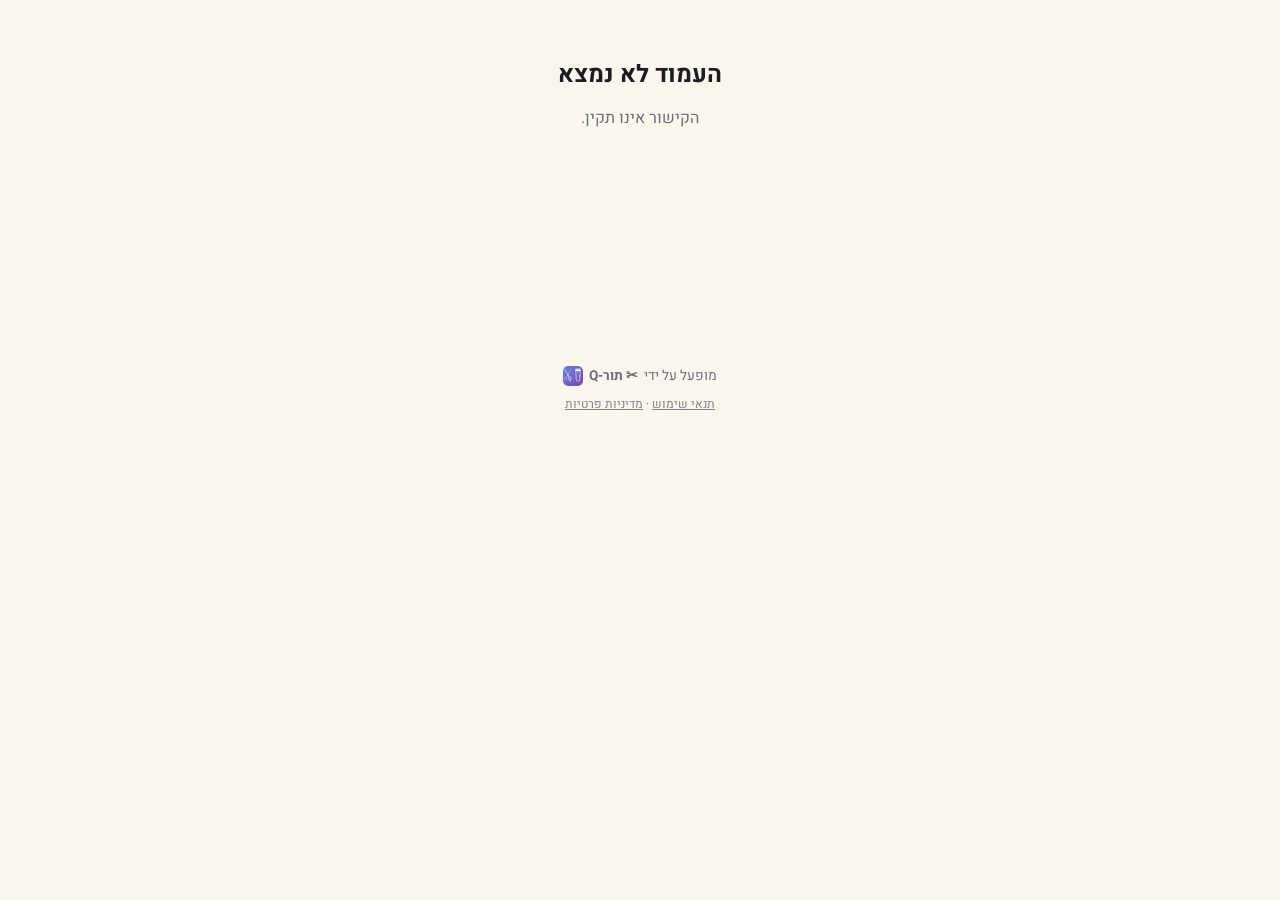
<file: b/index.html>
<!DOCTYPE html>
<html lang="he" dir="rtl">
<head>
  <meta charset="UTF-8" />
  <meta name="viewport" content="width=device-width, initial-scale=1.0" />
  <title>קביעת תור – תור-Q</title>
  <!-- Public barber page: content is pulled live from the app's public API by ../js/barber-page.js
       (barber-app.com/b/?id=<barberId>). Not meant to be indexed by search engines. -->
  <meta name="robots" content="noindex, nofollow" />
  <link rel="icon" type="image/svg+xml" href="../assets/icon.svg" />
  <link rel="apple-touch-icon" href="../assets/apple-touch-icon.png" />
  <link rel="preconnect" href="https://fonts.googleapis.com" />
  <link rel="preconnect" href="https://fonts.gstatic.com" crossorigin />
  <link href="https://fonts.googleapis.com/css2?family=Heebo:wght@400;500;700;800&display=swap" rel="stylesheet" />
  <link rel="stylesheet" href="../css/barber-page.css?v=9" />
</head>
<body>
  <main class="bp" id="bp">
    <!-- Skeleton shown immediately, replaced once the data arrives -->
    <section class="bp-hero bp-skeleton" id="bpSkeleton" aria-busy="true">
      <div class="bp-avatar bp-pulse"></div>
      <div class="bp-line bp-pulse" style="width:60%"></div>
      <div class="bp-line bp-pulse" style="width:80%"></div>
      <p class="bp-wake" id="bpWake" hidden>טוענים את הפרטים… בפעם הראשונה זה עשוי לקחת עד חצי דקה.</p>
    </section>
    <div id="bpContent" hidden></div>
    <section class="bp-state" id="bpError" hidden>
      <h1 id="bpErrorTitle">לא הצלחנו לטעון את העמוד</h1>
      <p id="bpErrorText">נסו לרענן את הדף בעוד רגע.</p>
      <button type="button" class="bp-btn bp-btn-ghost" id="bpRetry">נסו שוב</button>
    </section>
  </main>

  <footer class="bp-footer">
    <a href="https://barber-app.com/" target="_blank" rel="noopener">מופעל על ידי <strong>✂ תור-<span dir="ltr">Q</span></strong><img class="bp-footer-logo" src="../assets/icon.svg" alt="" width="20" height="20" /></a>
    <p class="bp-legal"><a href="../terms.html" target="_blank" rel="noopener">תנאי שימוש</a> · <a href="../privacy.html" target="_blank" rel="noopener">מדיניות פרטיות</a></p>
  </footer>

  <!-- Sticky booking bar (filled by JS) -->
  <div class="bp-cta-bar" id="bpCtaBar" hidden>
    <p class="bp-cta-hint">לחצו על 'קבעו תור' והירשמו כדי לקבל תזכורת לפני התור</p>
    <div class="bp-cta-row">
      <a class="bp-btn bp-btn-primary" id="bpCta" href="#">קבעו תור</a>
      <a class="bp-btn bp-btn-ghost" id="bpCtaMine" href="#">התורים שלי</a>
    </div>
  </div>

  <script src="../js/page-common.js?v=2"></script>
  <script src="../js/barber-page.js?v=3"></script>
</body>
</html>
</file>
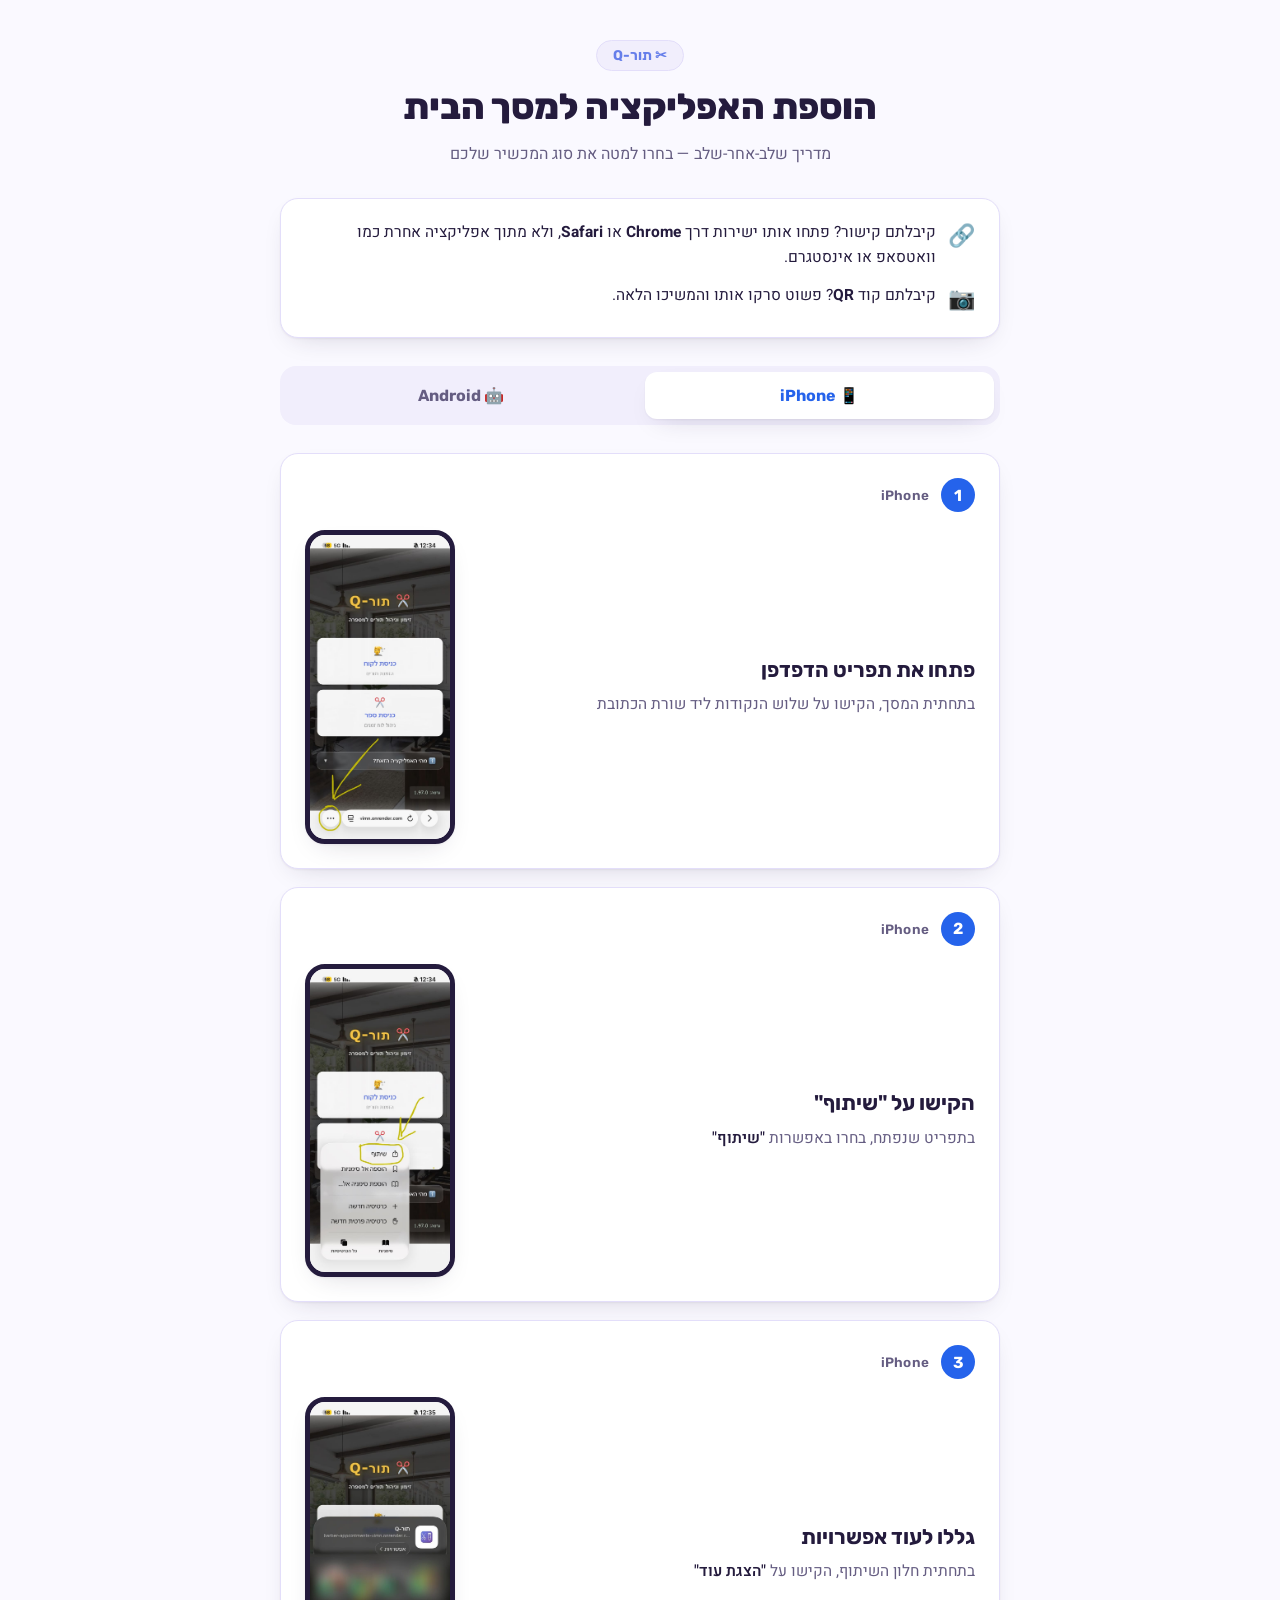
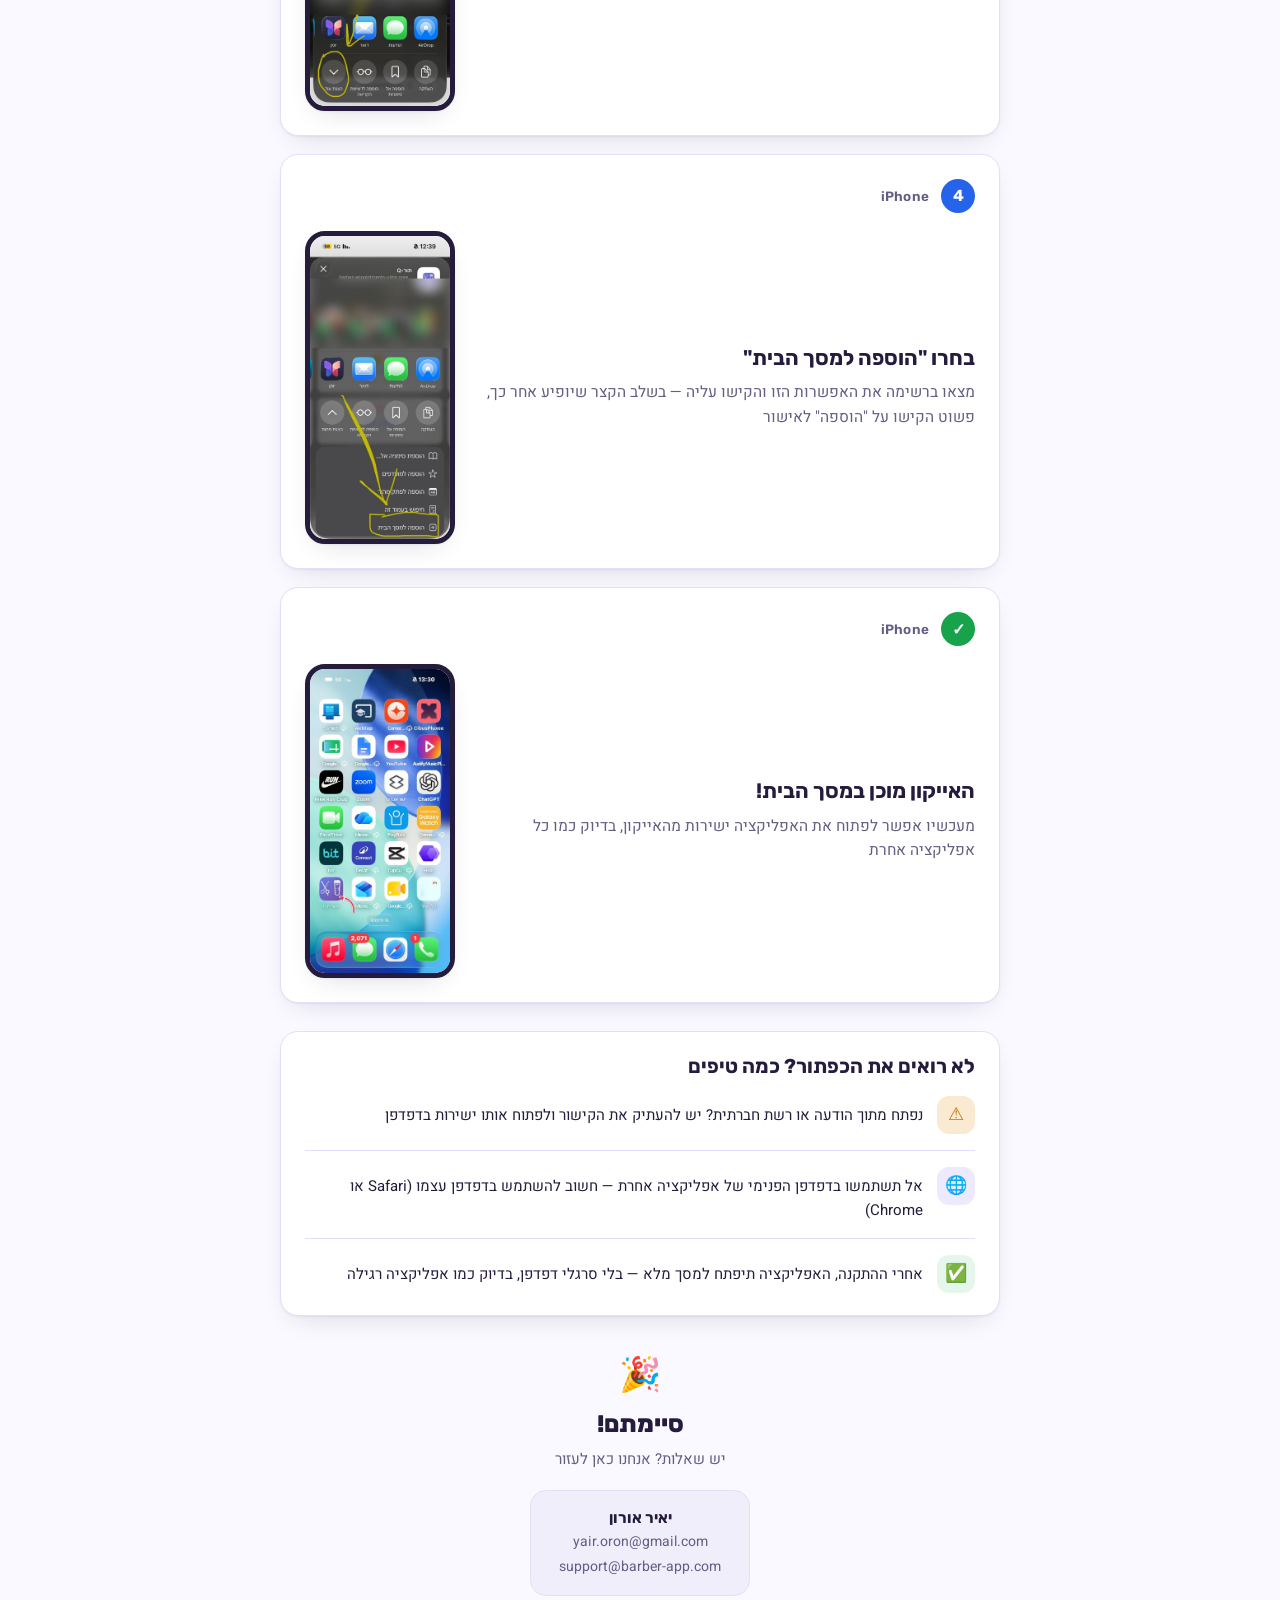
<file: add-to-home-screen.html>
<!DOCTYPE html>
<html lang="he" dir="rtl">
<head>
<meta charset="utf-8">
<meta name="viewport" content="width=device-width,initial-scale=1">
<meta name="robots" content="noindex, nofollow, noarchive">
<title>הוספת האפליקציה למסך הבית — תור-Q</title>
<meta name="description" content="מדריך שלב-אחר-שלב להוספת אפליקציית תור-Q למסך הבית, לאייפון ולאנדרואיד">
<link rel="icon" type="image/svg+xml" href="assets/icon.svg" />
<link rel="preconnect" href="https://fonts.googleapis.com">
<link rel="preconnect" href="https://fonts.gstatic.com" crossorigin>
<link rel="stylesheet" href="https://fonts.googleapis.com/css2?family=Heebo:wght@400;500;600;700&family=Rubik:wght@600;700;800&display=swap">
<style>
:root{
  color-scheme:light;
  --ground:#faf9ff;
  --surface:#ffffff;
  --surface-alt:#f1eefc;
  --ink:#241b3d;
  --ink-soft:#655d82;
  --accent:#667eea;
  --accent-ink:#ffffff;
  --accent-soft:#eceafc;
  --iphone:#2563eb;
  --iphone-soft:#e7eefd;
  --android:#16a34a;
  --android-soft:#e5f6ec;
  --line:#e3defa;
  --warn:#c2740a;
  --warn-soft:#fbead2;
  --shadow:0 1px 2px rgba(36,27,61,.05), 0 10px 28px -14px rgba(36,27,61,.22);
}
@media (prefers-color-scheme:dark){
  :root{
    color-scheme:dark;
    --ground:#15111f;
    --surface:#1f1a30;
    --surface-alt:#261f3b;
    --ink:#ece8f7;
    --ink-soft:#a79dc6;
    --accent:#8b9ef0;
    --accent-ink:#171233;
    --accent-soft:#2a2448;
    --iphone:#6ea0ff;
    --iphone-soft:#20283f;
    --android:#3ed37f;
    --android-soft:#1c3327;
    --line:#352c4e;
    --warn:#f0b429;
    --warn-soft:#3a2c16;
    --shadow:0 1px 2px rgba(0,0,0,.4), 0 14px 30px -14px rgba(0,0,0,.65);
  }
}
*{box-sizing:border-box;}
@media (prefers-reduced-motion:reduce){ *{transition:none!important; animation:none!important;} }
html,body{margin:0;padding:0;}
body{
  direction:rtl;
  background:var(--ground);
  color:var(--ink);
  font-family:'Heebo',system-ui,'Segoe UI',sans-serif;
  -webkit-font-smoothing:antialiased;
}
img{max-width:100%;display:block;}
[hidden]{display:none!important;}
a{color:var(--accent);text-decoration:none;}
:focus-visible{outline:2px solid var(--accent); outline-offset:2px; border-radius:6px;}

#app{
  max-width:760px;
  margin:0 auto;
  padding:36px 20px 72px;
  display:flex;
  flex-direction:column;
  gap:28px;
}

.hero{text-align:center; padding-block:4px 2px; display:flex; flex-direction:column; align-items:center; gap:14px;}
.brand-pill{
  display:inline-flex; align-items:center; gap:6px;
  font-family:'Rubik',sans-serif; font-weight:700; font-size:14px;
  background:var(--surface-alt); color:var(--accent);
  padding:6px 16px; border-radius:999px; border:1px solid var(--line);
}
.hero h1{
  font-family:'Rubik',sans-serif;
  font-weight:800;
  font-size:clamp(26px,5.5vw,36px);
  line-height:1.2;
  margin:0;
  text-wrap:balance;
}
.hero .lede{margin:0; color:var(--ink-soft); font-size:16px; line-height:1.6; max-width:46ch;}

.card{
  background:var(--surface);
  border:1px solid var(--line);
  border-radius:18px;
  box-shadow:var(--shadow);
  padding:22px 24px;
}

.note-row{display:flex; align-items:flex-start; gap:12px;}
.note-row + .note-row{margin-top:14px;}
.note-icon{font-size:22px; line-height:1.4; flex:0 0 auto;}
.note-row p{margin:0; font-size:15.5px; line-height:1.6; color:var(--ink);}
.note-row p b{color:var(--ink); font-weight:700;}

.tabs{
  display:flex;
  gap:10px;
  background:var(--surface-alt);
  border-radius:16px;
  padding:6px;
}
.tab-btn{
  flex:1;
  display:flex; align-items:center; justify-content:center; gap:8px;
  font-family:'Rubik',sans-serif; font-weight:700; font-size:16px;
  color:var(--ink-soft);
  background:transparent;
  border:none;
  border-radius:12px;
  padding:14px 10px;
  cursor:pointer;
}
.tab-btn.active{background:var(--surface); color:var(--ink); box-shadow:var(--shadow);}
.tab-btn[data-tab="iphone"].active{color:var(--iphone);}
.tab-btn[data-tab="android"].active{color:var(--android);}

.platform{display:flex; flex-direction:column; gap:18px;}

.step{
  background:var(--surface);
  border:1px solid var(--line);
  border-radius:18px;
  box-shadow:var(--shadow);
  padding:24px;
  display:flex;
  flex-direction:column;
  gap:18px;
}
.step-head{display:flex; align-items:center; gap:12px;}
.step-num{
  flex:0 0 auto;
  width:34px; height:34px; border-radius:17px;
  display:flex; align-items:center; justify-content:center;
  color:#fff; font-family:'Rubik',sans-serif; font-weight:700; font-size:16px;
}
.step-plat{margin:0; font-family:'Rubik',sans-serif; font-weight:600; font-size:13.5px; color:var(--ink-soft); letter-spacing:.2px;}

.step-body{display:flex; flex-direction:row; gap:26px; align-items:center;}
.step-text{flex:1; display:flex; flex-direction:column; gap:10px;}
.step-text h2{
  font-family:'Rubik',sans-serif; font-weight:700;
  font-size:21px; line-height:1.3; margin:0; text-wrap:balance;
}
.step-text p{margin:0; font-size:15.5px; line-height:1.6; color:var(--ink-soft);}
.step-text p b{color:var(--ink); font-weight:600;}

.step-img-wrap{
  flex:0 0 auto;
  width:150px;
  border-radius:20px;
  overflow:hidden;
  border:5px solid var(--ink);
  box-shadow:var(--shadow);
}
.step-img-wrap img{width:150px; height:auto; display:block;}

.step.done .step-num{background:var(--android);}

ul.bullets{margin:0; padding-inline-start:22px; display:flex; flex-direction:column; gap:10px;}
ul.bullets li{font-size:15.5px; line-height:1.6; color:var(--ink-soft);}
ul.bullets li::marker{color:var(--ink-soft);}
ul.bullets li b{color:var(--ink); font-weight:600;}

.tips h2{
  font-family:'Rubik',sans-serif; font-weight:700; font-size:20px;
  margin:0 0 18px; text-wrap:balance;
}
.tip{display:flex; align-items:flex-start; gap:14px;}
.tip + .tip{margin-top:16px; padding-top:16px; border-top:1px solid var(--line);}
.tip-icon{
  flex:0 0 auto; width:38px; height:38px; border-radius:12px;
  display:flex; align-items:center; justify-content:center; font-size:18px;
}
.tip-icon.warn{background:var(--warn-soft); color:var(--warn);}
.tip-icon.net{background:var(--accent-soft); color:var(--accent);}
.tip-icon.ok{background:var(--android-soft); color:var(--android);}
.tip p{margin:0; font-size:15px; line-height:1.6; color:var(--ink); padding-top:7px;}

.closing{text-align:center; display:flex; flex-direction:column; align-items:center; gap:10px; padding-top:6px;}
.closing-emoji{font-size:34px; margin:0;}
.closing h2{font-family:'Rubik',sans-serif; font-weight:800; font-size:24px; margin:0;}
.closing .lede{margin:0; color:var(--ink-soft); font-size:15px;}
.contact-card{
  margin-top:10px;
  background:var(--surface-alt);
  border:1px solid var(--line);
  border-radius:16px;
  padding:18px 28px;
  display:flex; flex-direction:column; align-items:center; gap:4px;
}
.contact-name{margin:0; font-family:'Rubik',sans-serif; font-weight:700; font-size:15.5px;}
.contact-line{margin:0; font-size:14px; color:var(--ink-soft);}

@media (max-width:640px){
  .step-body{flex-direction:column; align-items:center;}
  .step-text{align-items:center; text-align:center;}
  .step-text p{text-align:center;}
  .step-img-wrap{width:190px;}
  .step-img-wrap img{width:190px;}
}
</style>
</head>
<body>
<div id="app">

  <header class="hero">
    <a class="brand-pill" href="/">✂ תור-Q</a>
    <h1>הוספת האפליקציה למסך הבית</h1>
    <p class="lede">מדריך שלב-אחר-שלב — בחרו למטה את סוג המכשיר שלכם</p>
  </header>

  <section class="card">
    <div class="note-row">
      <span class="note-icon">🔗</span>
      <p>קיבלתם קישור? פתחו אותו ישירות דרך <b>Chrome</b> או <b>Safari</b>, ולא מתוך אפליקציה אחרת כמו וואטסאפ או אינסטגרם.</p>
    </div>
    <div class="note-row">
      <span class="note-icon">📷</span>
      <p>קיבלתם קוד <b>QR</b>? פשוט סרקו אותו והמשיכו הלאה.</p>
    </div>
  </section>

  <div class="tabs" role="tablist">
    <button type="button" class="tab-btn" data-tab="iphone" id="tab-iphone" role="tab" aria-selected="false" aria-controls="panel-iphone">📱 iPhone</button>
    <button type="button" class="tab-btn" data-tab="android" id="tab-android" role="tab" aria-selected="false" aria-controls="panel-android">🤖 Android</button>
  </div>

  <section class="platform" id="panel-iphone" role="tabpanel" aria-labelledby="tab-iphone" hidden>

    <div class="step">
      <div class="step-head">
        <span class="step-num" style="background:var(--iphone)">1</span>
        <p class="step-plat">iPhone</p>
      </div>
      <div class="step-body">
        <div class="step-text">
          <h2>פתחו את תפריט הדפדפן</h2>
          <p>בתחתית המסך, הקישו על שלוש הנקודות ליד שורת הכתובת</p>
        </div>
        <div class="step-img-wrap"><img src="assets/install-guide/iphone-step1.jpg" alt="צילום מסך: הקשה על שלוש הנקודות בתחתית הדפדפן"></div>
      </div>
    </div>

    <div class="step">
      <div class="step-head">
        <span class="step-num" style="background:var(--iphone)">2</span>
        <p class="step-plat">iPhone</p>
      </div>
      <div class="step-body">
        <div class="step-text">
          <h2>הקישו על "שיתוף"</h2>
          <p>בתפריט שנפתח, בחרו באפשרות <b>"שיתוף"</b></p>
        </div>
        <div class="step-img-wrap"><img src="assets/install-guide/iphone-step2.jpg" alt="צילום מסך: הקשה על שיתוף בתפריט"></div>
      </div>
    </div>

    <div class="step">
      <div class="step-head">
        <span class="step-num" style="background:var(--iphone)">3</span>
        <p class="step-plat">iPhone</p>
      </div>
      <div class="step-body">
        <div class="step-text">
          <h2>גללו לעוד אפשרויות</h2>
          <p>בתחתית חלון השיתוף, הקישו על <b>"הצגת עוד"</b></p>
        </div>
        <div class="step-img-wrap"><img src="assets/install-guide/iphone-step3.jpg" alt="צילום מסך: הקשה על הצגת עוד בחלון השיתוף"></div>
      </div>
    </div>

    <div class="step">
      <div class="step-head">
        <span class="step-num" style="background:var(--iphone)">4</span>
        <p class="step-plat">iPhone</p>
      </div>
      <div class="step-body">
        <div class="step-text">
          <h2>בחרו "הוספה למסך הבית"</h2>
          <p>מצאו ברשימה את האפשרות הזו והקישו עליה — בשלב הקצר שיופיע אחר כך, פשוט הקישו על "הוספה" לאישור</p>
        </div>
        <div class="step-img-wrap"><img src="assets/install-guide/iphone-step4.jpg" alt="צילום מסך: הקשה על הוספה למסך הבית"></div>
      </div>
    </div>

    <div class="step done">
      <div class="step-head">
        <span class="step-num">✓</span>
        <p class="step-plat">iPhone</p>
      </div>
      <div class="step-body">
        <div class="step-text">
          <h2>האייקון מוכן במסך הבית!</h2>
          <p>מעכשיו אפשר לפתוח את האפליקציה ישירות מהאייקון, בדיוק כמו כל אפליקציה אחרת</p>
        </div>
        <div class="step-img-wrap"><img src="assets/install-guide/iphone-step5.jpg" alt="צילום מסך: מסך הבית עם האייקון החדש, עם חץ שמצביע עליו"></div>
      </div>
    </div>

  </section>

  <section class="platform" id="panel-android" role="tabpanel" aria-labelledby="tab-android" hidden>

    <div class="step">
      <div class="step-head">
        <span class="step-num" style="background:var(--android)">1</span>
        <p class="step-plat">Android</p>
      </div>
      <div class="step-body">
        <div class="step-text">
          <h2>הוסיפו למסך הבית</h2>
          <ul class="bullets">
            <li>בדרך כלל יופיע כפתור <b>"הוסף למסך הבית"</b> ישירות באתר — פשוט הקישו עליו</li>
            <li>אם לא, אפשר גם דרך תפריט שלוש הנקודות בפינת הדפדפן, ולבחור שם <b>"הוספה למסך הבית"</b> או <b>"התקן"</b></li>
          </ul>
        </div>
        <div class="step-img-wrap"><img src="assets/install-guide/android-step1.jpg" alt="צילום מסך: כפתור הוסף למסך הבית באתר"></div>
      </div>
    </div>

    <div class="step">
      <div class="step-head">
        <span class="step-num" style="background:var(--android)">2</span>
        <p class="step-plat">Android</p>
      </div>
      <div class="step-body">
        <div class="step-text">
          <h2>אשרו את ההתקנה</h2>
          <p>יופיע חלון קצר לאישור — הקישו על הכפתור כדי להתקין</p>
        </div>
        <div class="step-img-wrap"><img src="assets/install-guide/android-step2.jpg" alt="צילום מסך: חלון אישור ההתקנה"></div>
      </div>
    </div>

    <div class="step done">
      <div class="step-head">
        <span class="step-num">✓</span>
        <p class="step-plat">Android</p>
      </div>
      <div class="step-body">
        <div class="step-text">
          <h2>האייקון מוכן במסך הבית!</h2>
          <p>מעכשיו אפשר לפתוח את האפליקציה ישירות מהאייקון, בדיוק כמו כל אפליקציה אחרת</p>
        </div>
        <div class="step-img-wrap"><img src="assets/install-guide/android-step3.jpg" alt="צילום מסך: מסך הבית עם האייקון החדש"></div>
      </div>
    </div>

  </section>

  <section class="card tips">
    <h2>לא רואים את הכפתור? כמה טיפים</h2>
    <div class="tip">
      <span class="tip-icon warn">⚠️</span>
      <p>נפתח מתוך הודעה או רשת חברתית? יש להעתיק את הקישור ולפתוח אותו ישירות בדפדפן</p>
    </div>
    <div class="tip">
      <span class="tip-icon net">🌐</span>
      <p>אל תשתמשו בדפדפן הפנימי של אפליקציה אחרת — חשוב להשתמש בדפדפן עצמו (Safari או Chrome)</p>
    </div>
    <div class="tip">
      <span class="tip-icon ok">✅</span>
      <p>אחרי ההתקנה, האפליקציה תיפתח למסך מלא — בלי סרגלי דפדפן, בדיוק כמו אפליקציה רגילה</p>
    </div>
  </section>

  <footer class="closing">
    <p class="closing-emoji">🎉</p>
    <h2>סיימתם!</h2>
    <p class="lede">יש שאלות? אנחנו כאן לעזור</p>
    <div class="contact-card">
      <p class="contact-name">יאיר אורון</p>
      <p class="contact-line">yair.oron@gmail.com</p>
      <p class="contact-line">support@barber-app.com</p>
    </div>
  </footer>

</div>
<script>
(function(){
  var panels = { iphone: document.getElementById('panel-iphone'), android: document.getElementById('panel-android') };
  var btns = { iphone: document.getElementById('tab-iphone'), android: document.getElementById('tab-android') };

  function showTab(name){
    for (var k in panels){
      panels[k].hidden = (k !== name);
      btns[k].classList.toggle('active', k === name);
      btns[k].setAttribute('aria-selected', k === name ? 'true' : 'false');
    }
    try{ localStorage.setItem('installGuidePlatform', name); }catch(e){}
  }

  btns.iphone.addEventListener('click', function(){ showTab('iphone'); });
  btns.android.addEventListener('click', function(){ showTab('android'); });

  var initial = 'iphone';
  var ua = navigator.userAgent || '';
  try{
    var saved = localStorage.getItem('installGuidePlatform');
    if (saved === 'android' || saved === 'iphone'){ initial = saved; }
    else if (/android/i.test(ua)){ initial = 'android'; }
  }catch(e){
    if (/android/i.test(ua)){ initial = 'android'; }
  }
  showTab(initial);
})();
</script>
</body>
</html>
</file>
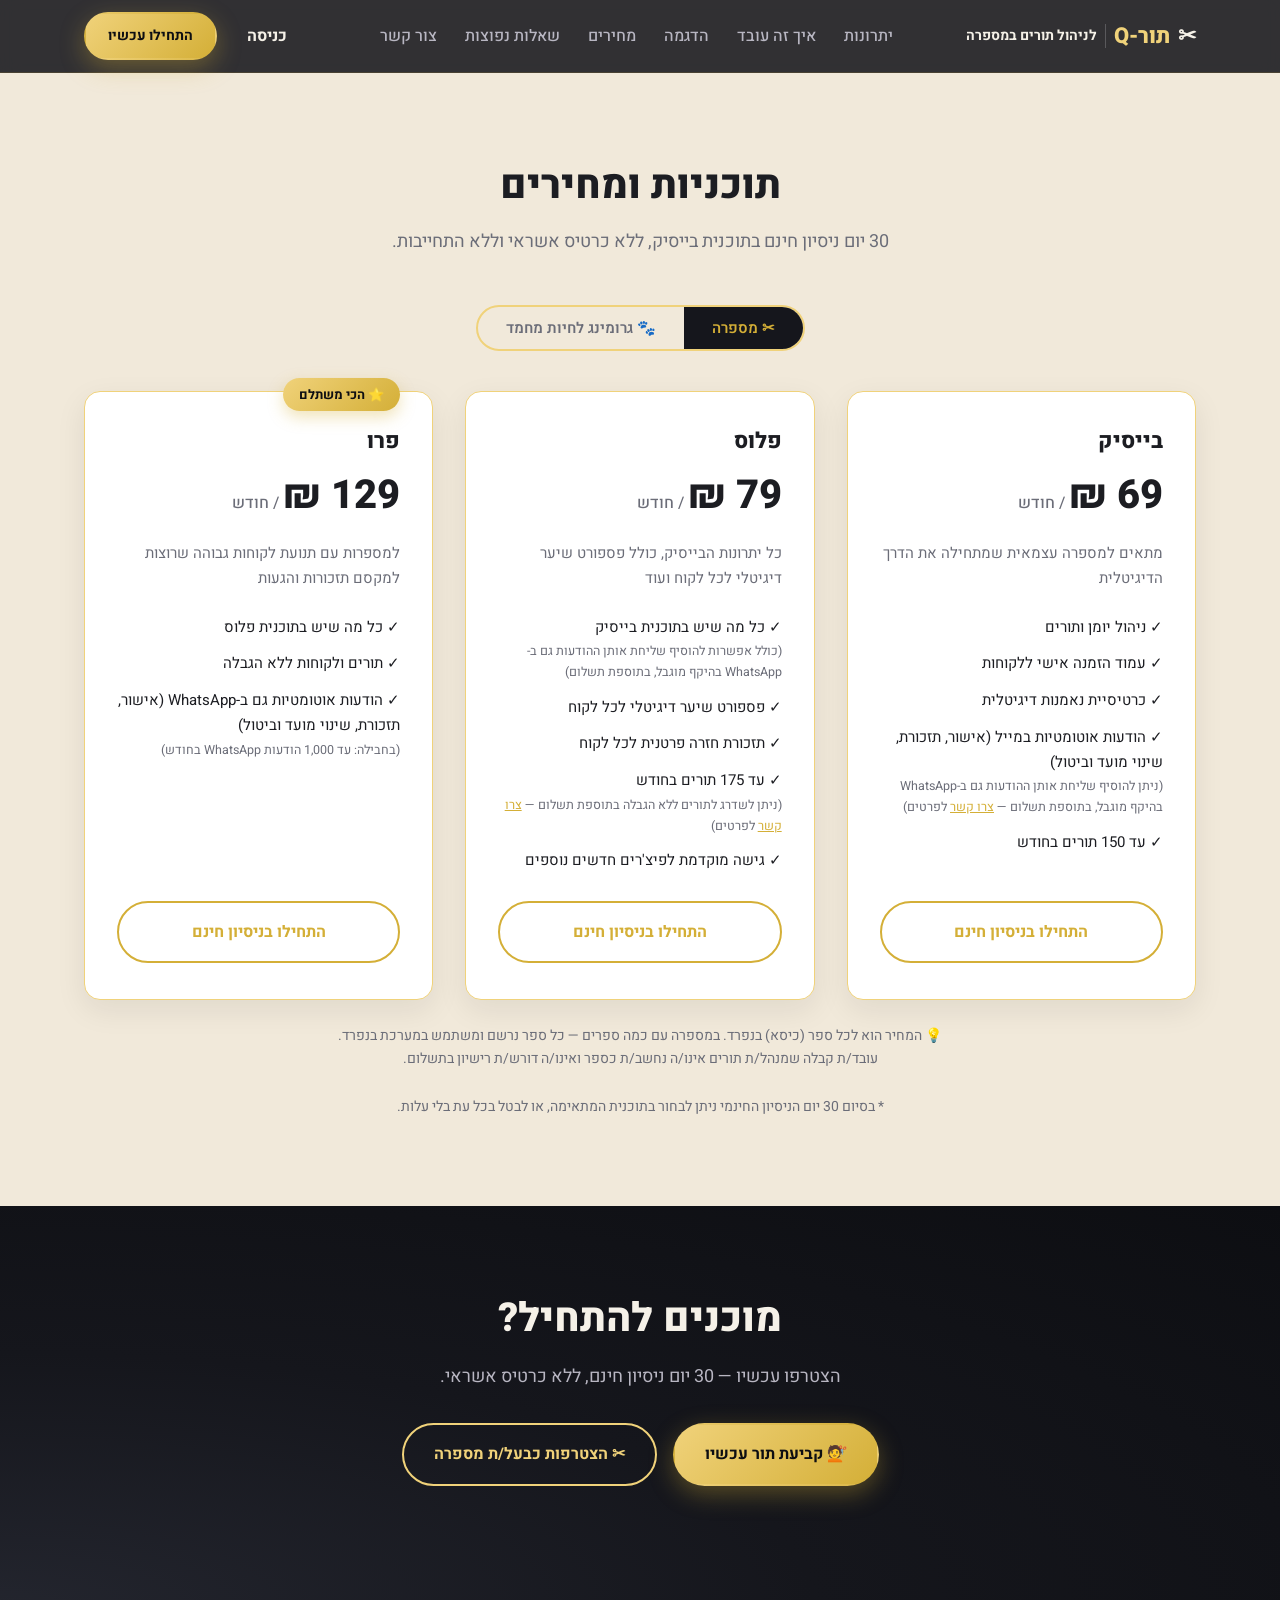
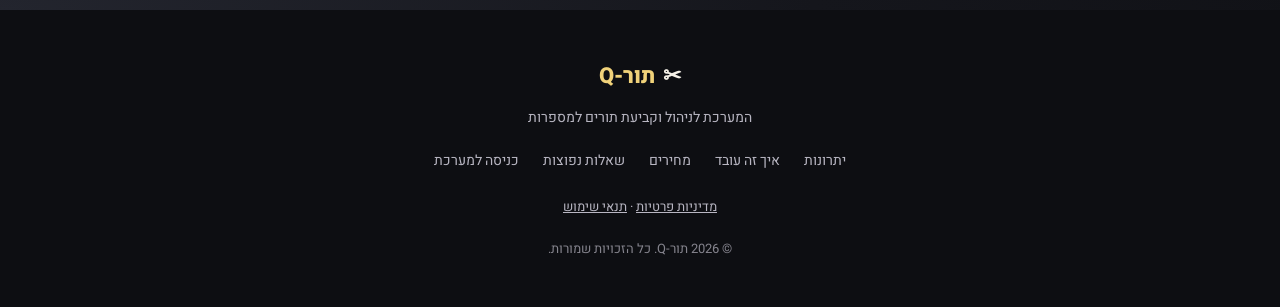
<file: pricing.html>
<!DOCTYPE html>
<html lang="he" dir="rtl">
<head>
  <meta charset="UTF-8" />
  <!--
    Existing QR codes / referral links point to this domain with a `?barber=<id>`
    (and sometimes `&ref=<id>`) query string. If present, redirect straight to the
    app, preserving the query string, so those links keep working unchanged.
    Other visitors (incl. ad-campaign traffic with utm_* params) see this page.
  -->
  <script>
    (function () {
      if (new URLSearchParams(window.location.search).has('barber')) {
        window.location.replace('https://barber-appointments-vimn.onrender.com' + window.location.search);
      }
    })();
  </script>
  <meta name="viewport" content="width=device-width, initial-scale=1.0" />
  <title>תמחור – תור-Q | תוכניות ומחירים לניהול תורים במספרה</title>
  <meta name="description" content="תוכניות ומחירים למערכת ניהול התורים תור-Q: 30 יום ניסיון חינם, ולאחר מכן תוכנית בייסיק או פרו במחיר נוח, בהתאם לצרכי המספרה שלכם." />

  <!-- Open Graph -->
  <meta property="og:title" content="תמחור – תור-Q | תוכניות ומחירים לניהול תורים במספרה" />
  <meta property="og:description" content="30 יום ניסיון חינם, ולאחר מכן תוכנית בייסיק או פרו במחיר נוח, בהתאם לצרכי המספרה שלכם." />
  <meta property="og:type" content="website" />
  <meta property="og:locale" content="he_IL" />
  <meta property="og:url" content="https://barber-app.com/pricing.html" />

  <link rel="canonical" href="https://barber-app.com/pricing.html" />
  <link rel="icon" type="image/svg+xml" href="assets/icon.svg" />
  <link rel="apple-touch-icon" href="assets/apple-touch-icon.png" />

  <link rel="preconnect" href="https://fonts.googleapis.com" />
  <link rel="preconnect" href="https://fonts.gstatic.com" crossorigin />
  <link href="https://fonts.googleapis.com/css2?family=Heebo:wght@400;500;700;800&display=swap" rel="stylesheet" />

  <link rel="stylesheet" href="css/styles.css?v=19" />
</head>
<body id="top">

  <!-- ===== Header / Nav ===== -->
  <header class="site-header">
    <div class="container header-inner">
      <a href="index.html#top" class="logo">✂ <span>תור-<span dir="ltr">Q</span></span><span class="logo-tagline">לניהול תורים במספרה</span></a>

      <nav class="main-nav" id="mainNav">
        <a href="index.html#features">יתרונות</a>
        <a href="index.html#how-it-works">איך זה עובד</a>
        <a href="index.html#video">הדגמה</a>
        <a href="pricing.html">מחירים</a>
        <a href="index.html#faq">שאלות נפוצות</a>
        <a href="index.html#contact">צור קשר</a>
      </nav>

      <div class="header-cta">
        <!-- TODO: update to barber-app.com once custom domain DNS is live -->
        <a href="https://barber-appointments-vimn.onrender.com" class="btn btn-ghost">כניסה</a>
        <a href="https://barber-appointments-vimn.onrender.com" class="btn btn-primary btn-small">התחילו עכשיו</a>
      </div>

      <button class="nav-toggle" id="navToggle" aria-label="תפריט">
        <span></span><span></span><span></span>
      </button>
    </div>
  </header>

  <!-- ===== Pricing ===== -->
  <section class="section pricing-section" id="pricing">
    <div class="container">
      <h1 class="reveal">תוכניות ומחירים</h1>
      <p class="section-sub reveal">30 יום ניסיון חינם בתוכנית בייסיק, ללא כרטיס אשראי וללא התחייבות.</p>

      <!-- <p class="pricing-draft-badge reveal">🚧 טיוטה ראשונית — המחירים בעמוד זה עדיין בבדיקה ועשויים להשתנות לפני ההשקה הרשמית</p> -->

      <div class="pricing-toggle reveal">
        <button class="toggle-btn active" data-pricing="barber">✂ מספרה</button>
        <button class="toggle-btn" data-pricing="grooming">🐾 גרומינג לחיות מחמד</button>
      </div>

      <!-- תמחור מספרת שיער -->
      <div class="pricing-grid" id="pricing-barber">
        <div class="pricing-card">
          <h3 class="pricing-name">בייסיק</h3>
          <p class="pricing-price">69 ₪<span class="pricing-period"> / חודש</span></p>
          <p class="pricing-desc">מתאים למספרה עצמאית שמתחילה את הדרך הדיגיטלית</p>
          <ul class="pricing-features">
            <li>✓ ניהול יומן ותורים</li>
            <li>✓ עמוד הזמנה אישי ללקוחות</li>
            <li>✓ כרטיסיית נאמנות דיגיטלית</li>
            <li>✓ הודעות אוטומטיות במייל (אישור, תזכורת, שינוי מועד וביטול) <span class="pricing-addon-note">(ניתן להוסיף שליחת אותן ההודעות גם ב-WhatsApp בהיקף מוגבל, בתוספת תשלום — <a href="index.html#contact">צרו קשר</a> לפרטים)</span></li>
            <li>✓ עד 150 תורים בחודש</li>
          </ul>
          <a href="https://barber-appointments-vimn.onrender.com" class="btn btn-secondary">התחילו בניסיון חינם</a>
        </div>

        <div class="pricing-card">
          <h3 class="pricing-name">פלוס</h3>
          <p class="pricing-price">79 ₪<span class="pricing-period"> / חודש</span></p>
          <p class="pricing-desc">כל יתרונות הבייסיק, כולל פספורט שיער דיגיטלי לכל לקוח ועוד</p>
          <ul class="pricing-features">
            <li>✓ כל מה שיש בתוכנית בייסיק <span class="pricing-addon-note">(כולל אפשרות להוסיף שליחת אותן ההודעות גם ב-WhatsApp בהיקף מוגבל, בתוספת תשלום)</span></li>
            <li>✓ פספורט שיער דיגיטלי לכל לקוח</li>
            <li>✓ תזכורת חזרה פרטנית לכל לקוח</li>
            <li>✓ עד 175 תורים בחודש <span class="pricing-addon-note">(ניתן לשדרג לתורים ללא הגבלה בתוספת תשלום — <a href="index.html#contact">צרו קשר</a> לפרטים)</span></li>
            <li>✓ גישה מוקדמת לפיצ'רים חדשים נוספים</li>
          </ul>
          <a href="https://barber-appointments-vimn.onrender.com" class="btn btn-secondary">התחילו בניסיון חינם</a>
        </div>

        <div class="pricing-card">
          <span class="pricing-badge">⭐ הכי משתלם</span>
          <h3 class="pricing-name">פרו</h3>
          <p class="pricing-price">129 ₪<span class="pricing-period"> / חודש</span></p>
          <p class="pricing-desc">למספרות עם תנועת לקוחות גבוהה שרוצות למקסם תזכורות והגעות</p>
          <ul class="pricing-features">
            <li>✓ כל מה שיש בתוכנית פלוס</li>
            <li>✓ תורים ולקוחות ללא הגבלה</li>
            <li>✓ הודעות אוטומטיות גם ב-WhatsApp (אישור, תזכורת, שינוי מועד וביטול) <span class="pricing-addon-note">(בחבילה: עד 1,000 הודעות WhatsApp בחודש)</span></li>
          </ul>
          <a href="https://barber-appointments-vimn.onrender.com" class="btn btn-secondary">התחילו בניסיון חינם</a>
        </div>
      </div>

      <p class="pricing-note reveal" id="note-barber">💡 המחיר הוא לכל ספר (כיסא) בנפרד. במספרה עם כמה ספרים — כל ספר נרשם ומשתמש במערכת בנפרד. עובד/ת קבלה שמנהל/ת תורים אינו/ה נחשב/ת כספר ואינו/ה דורש/ת רישיון בתשלום.</p>

      <!-- תמחור גרומינג -->
      <div class="pricing-grid" id="pricing-grooming" style="display:none;">
        <div class="pricing-card">
          <h3 class="pricing-name">בייסיק</h3>
          <p class="pricing-price">79 ₪<span class="pricing-period"> / חודש</span></p>
          <p class="pricing-desc">מתאים לסלון גרומינג עצמאי שמתחיל את הדרך הדיגיטלית</p>
          <ul class="pricing-features">
            <li>✓ ניהול יומן ותורים</li>
            <li>✓ עמוד הזמנה אישי ללקוחות</li>
            <li>✓ כרטיסיית נאמנות דיגיטלית</li>
            <li>✓ הודעות אוטומטיות במייל (אישור, תזכורת, שינוי מועד וביטול) <span class="pricing-addon-note">(ניתן להוסיף שליחת אותן ההודעות גם ב-WhatsApp בהיקף מוגבל, בתוספת תשלום — <a href="index.html#contact">צרו קשר</a> לפרטים)</span></li>
            <li>✓ פרופילי חיות מחמד ללקוח (שם, גזע, גיל, תמונה)</li>
            <li>✓ עד 100 תורים בחודש</li>
          </ul>
          <a href="https://barber-appointments-vimn.onrender.com" class="btn btn-secondary">התחילו בניסיון חינם</a>
        </div>

        <div class="pricing-card">
          <h3 class="pricing-name">פלוס</h3>
          <p class="pricing-price">89 ₪<span class="pricing-period"> / חודש</span></p>
          <p class="pricing-desc">כל יתרונות הבייסיק, כולל פספורט טיפוח דיגיטלי לכל חיית מחמד ועוד</p>
          <ul class="pricing-features">
            <li>✓ כל מה שיש בתוכנית בייסיק <span class="pricing-addon-note">(כולל אפשרות להוסיף שליחת אותן ההודעות גם ב-WhatsApp בהיקף מוגבל, בתוספת תשלום)</span></li>
            <li>✓ פספורט טיפוח דיגיטלי לכל חיית מחמד</li>
            <li>✓ תזכורת חזרה פרטנית לכל חיית מחמד</li>
            <li>✓ עד 120 תורים בחודש <span class="pricing-addon-note">(ניתן לשדרג לתורים ללא הגבלה בתוספת תשלום — <a href="index.html#contact">צרו קשר</a> לפרטים)</span></li>
            <li>✓ גישה מוקדמת לפיצ'רים חדשים נוספים</li>
          </ul>
          <a href="https://barber-appointments-vimn.onrender.com" class="btn btn-secondary">התחילו בניסיון חינם</a>
        </div>

        <div class="pricing-card">
          <span class="pricing-badge">⭐ הכי משתלם</span>
          <h3 class="pricing-name">פרו</h3>
          <p class="pricing-price">129 ₪<span class="pricing-period"> / חודש</span></p>
          <p class="pricing-desc">לסלוני גרומינג עם תנועת לקוחות גבוהה שרוצות למקסם תזכורות והגעות</p>
          <ul class="pricing-features">
            <li>✓ כל מה שיש בתוכנית פלוס</li>
            <li>✓ תורים ולקוחות ללא הגבלה</li>
            <li>✓ הודעות אוטומטיות גם ב-WhatsApp (אישור, תזכורת, שינוי מועד וביטול) <span class="pricing-addon-note">(בחבילה: עד 1,000 הודעות WhatsApp בחודש)</span></li>
          </ul>
          <a href="https://barber-appointments-vimn.onrender.com" class="btn btn-secondary">התחילו בניסיון חינם</a>
        </div>
      </div>

      <p class="pricing-note reveal" id="note-grooming" style="display:none;">💡 המחיר הוא לכל מטפח/ת בנפרד. בסלון עם כמה מטפחים — כל מטפח/ת נרשמ/ת ומשתמש/ת במערכת בנפרד.</p>

      <p class="pricing-note reveal">* בסיום 30 יום הניסיון החינמי ניתן לבחור בתוכנית המתאימה, או לבטל בכל עת בלי עלות.</p>
    </div>
  </section>

  <!-- ===== Final CTA ===== -->
  <section class="section final-cta">
    <div class="container final-cta-inner reveal">
      <h2>מוכנים להתחיל?</h2>
      <p>הצטרפו עכשיו — 30 יום ניסיון חינם, ללא כרטיס אשראי.</p>
      <div class="hero-actions">
        <a href="https://barber-appointments-vimn.onrender.com" class="btn btn-primary">💇 קביעת תור עכשיו</a>
        <a href="https://barber-appointments-vimn.onrender.com" class="btn btn-secondary">✂ הצטרפות כבעל/ת מספרה</a>
      </div>
    </div>
  </section>

  <!-- ===== Footer ===== -->
  <footer class="site-footer">
    <div class="container footer-inner">
      <a href="index.html#top" class="logo">✂ <span>תור-<span dir="ltr">Q</span></span></a>
      <p class="footer-tagline">המערכת לניהול וקביעת תורים למספרות</p>
      <nav class="footer-nav">
        <a href="index.html#features">יתרונות</a>
        <a href="index.html#how-it-works">איך זה עובד</a>
        <a href="pricing.html">מחירים</a>
        <a href="index.html#faq">שאלות נפוצות</a>
        <a href="https://barber-appointments-vimn.onrender.com">כניסה למערכת</a>
      </nav>
      <p class="footer-legal-nav"><a href="privacy.html">מדיניות פרטיות</a> · <a href="terms.html">תנאי שימוש</a></p>
      <p class="footer-copy">© <span id="year"></span> תור-<span dir="ltr">Q</span>. כל הזכויות שמורות.</p>
    </div>
  </footer>

  <script src="js/main.js?v=20"></script>
  <!-- Cloudflare Web Analytics --><script type='module' src='https://static.cloudflareinsights.com/beacon.min.js' data-cf-beacon='{"token": "23ca78c6d6564e929dbc2f4ade2c9320"}'></script><!-- End Cloudflare Web Analytics -->
</body>
</html>
</file>
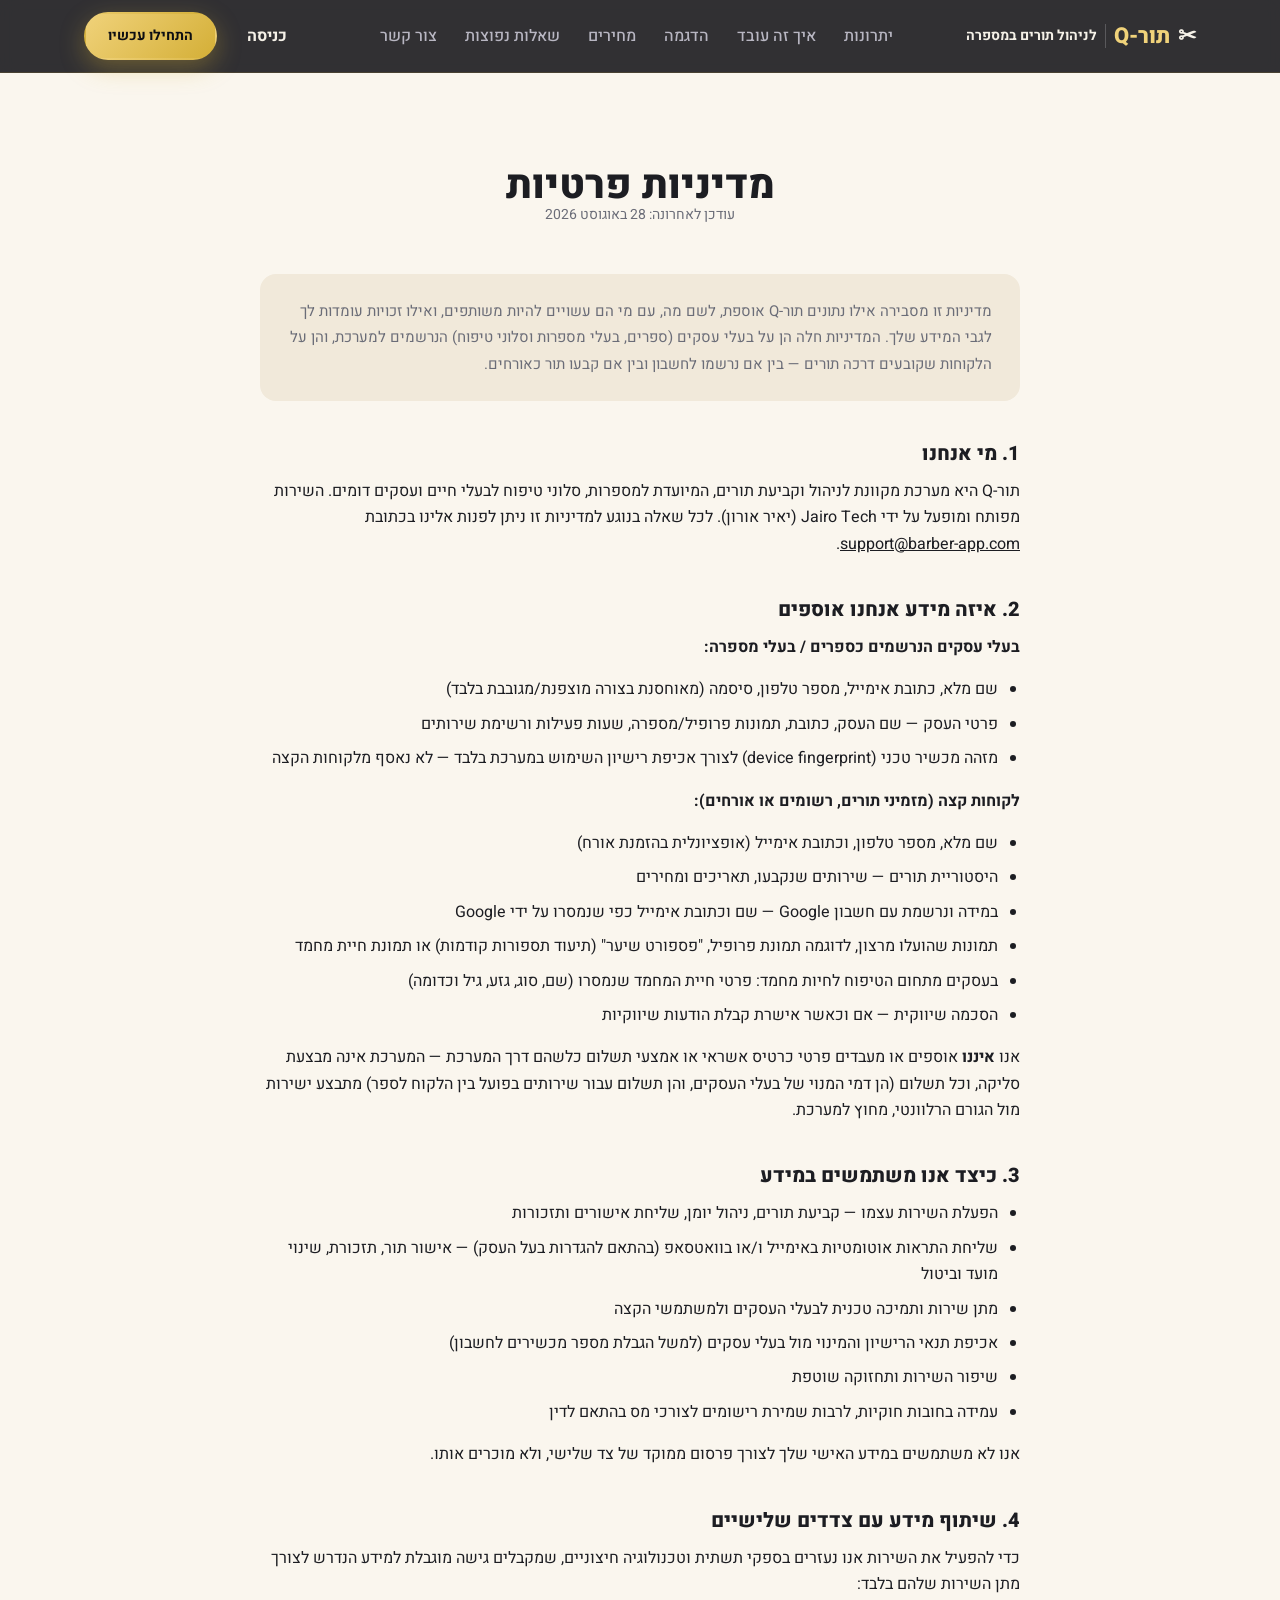
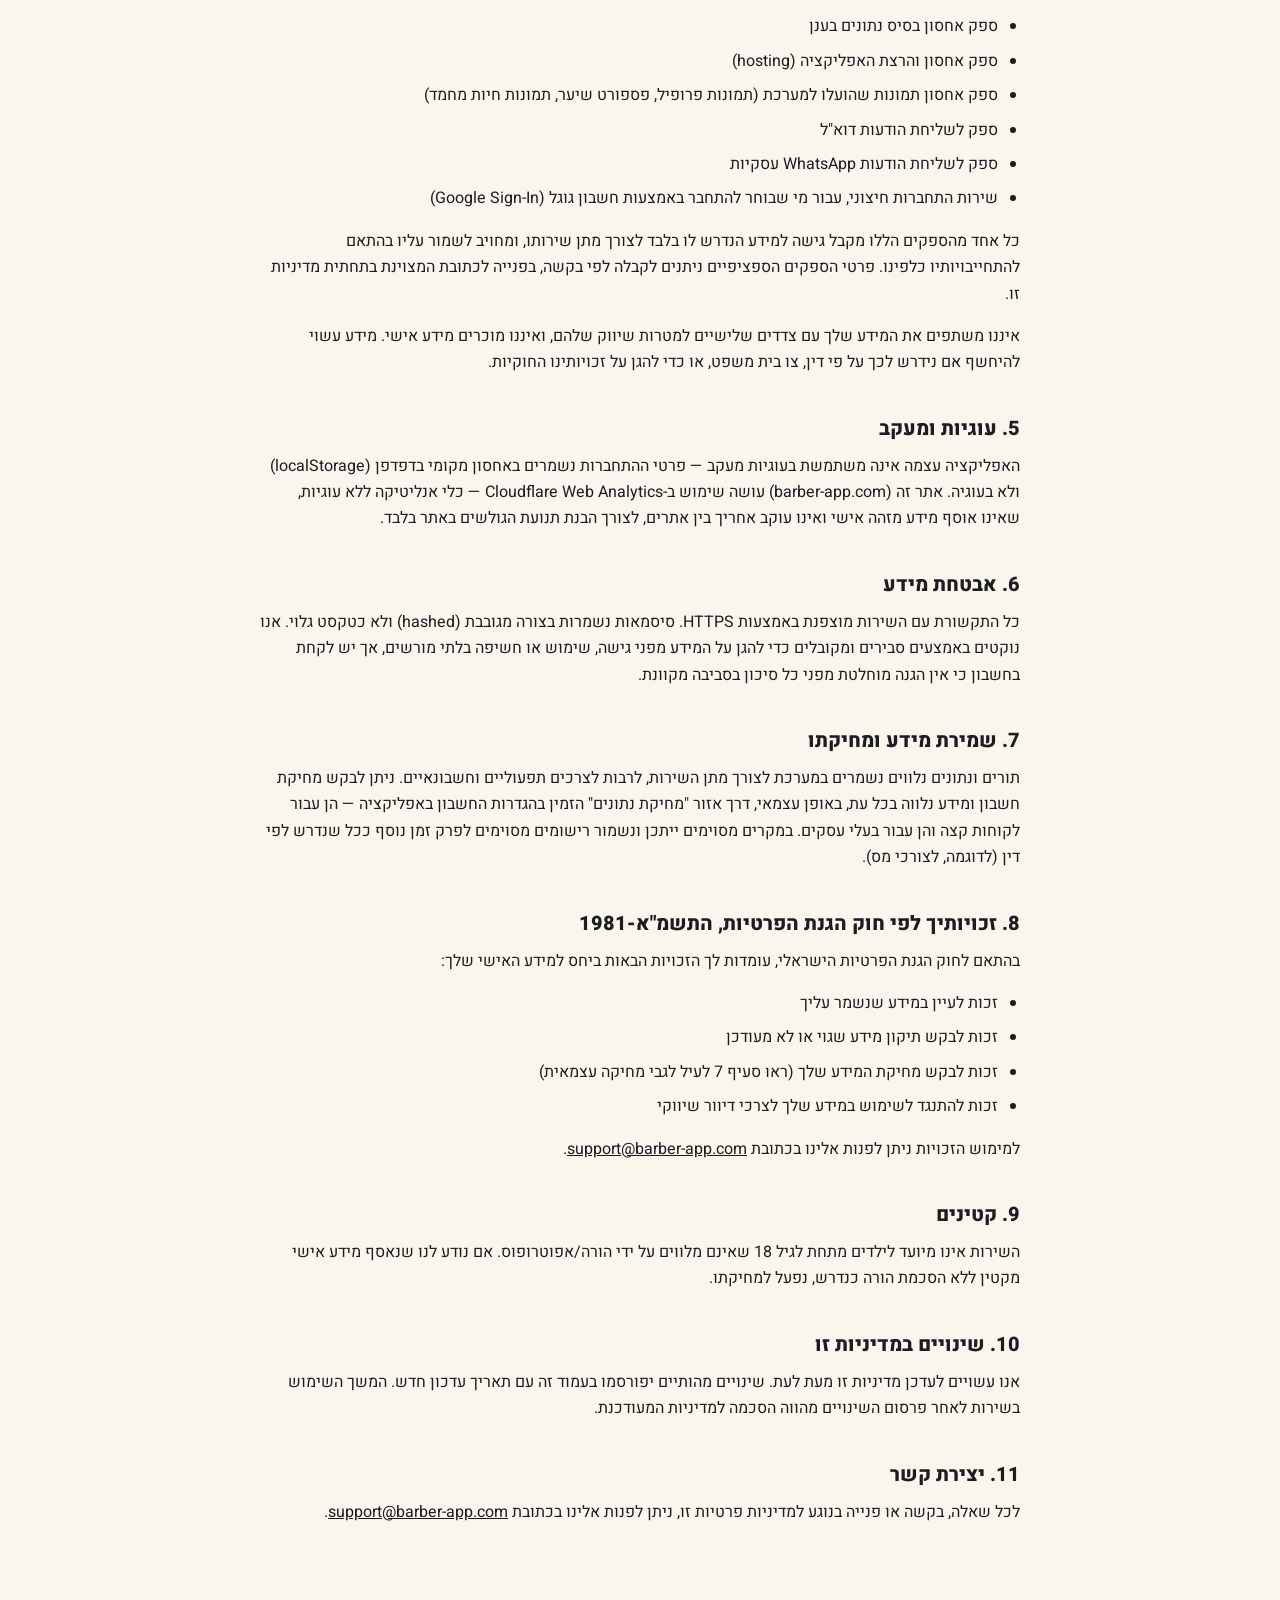
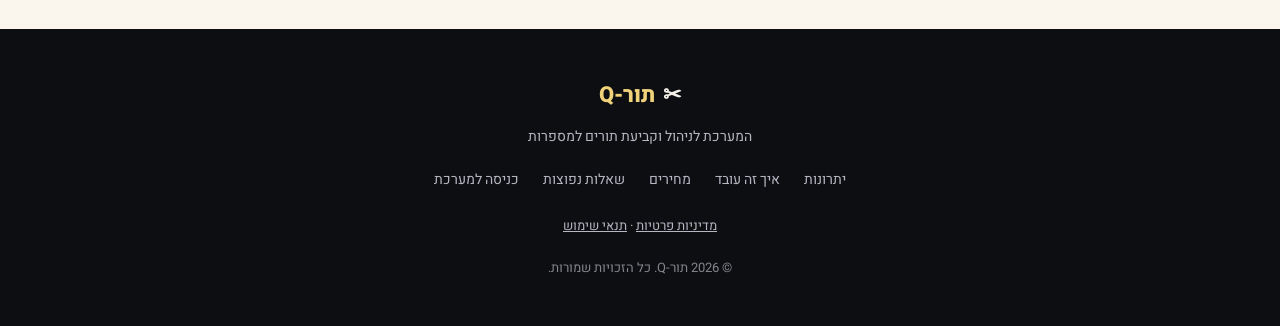
<file: privacy.html>
<!DOCTYPE html>
<html lang="he" dir="rtl">
<head>
  <meta charset="UTF-8" />
  <script>
    (function () {
      if (new URLSearchParams(window.location.search).has('barber')) {
        window.location.replace('https://barber-appointments-vimn.onrender.com' + window.location.search);
      }
    })();
  </script>
  <meta name="viewport" content="width=device-width, initial-scale=1.0" />
  <title>מדיניות פרטיות – תור-Q</title>
  <meta name="description" content="מדיניות הפרטיות של תור-Q — כיצד אנו אוספים, משתמשים ומגנים על המידע שלך במערכת לניהול תורים למספרות וסלוני טיפוח." />

  <!-- Open Graph -->
  <meta property="og:title" content="מדיניות פרטיות – תור-Q" />
  <meta property="og:description" content="כיצד אנו אוספים, משתמשים ומגנים על המידע שלך במערכת תור-Q." />
  <meta property="og:type" content="website" />
  <meta property="og:locale" content="he_IL" />
  <meta property="og:url" content="https://barber-app.com/privacy.html" />

  <link rel="canonical" href="https://barber-app.com/privacy.html" />
  <link rel="icon" type="image/svg+xml" href="assets/icon.svg" />
  <link rel="apple-touch-icon" href="assets/apple-touch-icon.png" />

  <link rel="preconnect" href="https://fonts.googleapis.com" />
  <link rel="preconnect" href="https://fonts.gstatic.com" crossorigin />
  <link href="https://fonts.googleapis.com/css2?family=Heebo:wght@400;500;700;800&display=swap" rel="stylesheet" />

  <link rel="stylesheet" href="css/styles.css?v=19" />
</head>
<body id="top">

  <!-- ===== Header / Nav ===== -->
  <header class="site-header">
    <div class="container header-inner">
      <a href="index.html#top" class="logo">✂ <span>תור-<span dir="ltr">Q</span></span><span class="logo-tagline">לניהול תורים במספרה</span></a>

      <nav class="main-nav" id="mainNav">
        <a href="index.html#features">יתרונות</a>
        <a href="index.html#how-it-works">איך זה עובד</a>
        <a href="index.html#video">הדגמה</a>
        <a href="pricing.html">מחירים</a>
        <a href="index.html#faq">שאלות נפוצות</a>
        <a href="index.html#contact">צור קשר</a>
      </nav>

      <div class="header-cta">
        <a href="https://barber-appointments-vimn.onrender.com" class="btn btn-ghost">כניסה</a>
        <a href="https://barber-appointments-vimn.onrender.com" class="btn btn-primary btn-small">התחילו עכשיו</a>
      </div>

      <button class="nav-toggle" id="navToggle" aria-label="תפריט">
        <span></span><span></span><span></span>
      </button>
    </div>
  </header>

  <!-- ===== Privacy Policy ===== -->
  <section class="section legal-section">
    <div class="container">
      <h1 class="reveal">מדיניות פרטיות</h1>
      <p class="legal-updated reveal">עודכן לאחרונה: 28 באוגוסט 2026</p>

      <div class="legal-content reveal">

        <div class="legal-intro">
          מדיניות זו מסבירה אילו נתונים תור-Q אוספת, לשם מה, עם מי הם עשויים להיות משותפים, ואילו זכויות עומדות לך
          לגבי המידע שלך. המדיניות חלה הן על בעלי עסקים (ספרים, בעלי מספרות וסלוני טיפוח) הנרשמים למערכת, והן על
          הלקוחות שקובעים דרכה תורים — בין אם נרשמו לחשבון ובין אם קבעו תור כאורחים.
        </div>

        <h2>1. מי אנחנו</h2>
        <p>
          תור-Q היא מערכת מקוונת לניהול וקביעת תורים, המיועדת למספרות, סלוני טיפוח לבעלי חיים ועסקים דומים. השירות
          מפותח ומופעל על ידי <span dir="ltr">Jairo Tech</span> (יאיר אורון). לכל שאלה
          בנוגע למדיניות זו ניתן לפנות אלינו בכתובת
          <a href="mailto:support@barber-app.com">support@barber-app.com</a>.
        </p>

        <h2>2. איזה מידע אנחנו אוספים</h2>
        <p><strong>בעלי עסקים הנרשמים כספרים / בעלי מספרה:</strong></p>
        <ul>
          <li>שם מלא, כתובת אימייל, מספר טלפון, סיסמה (מאוחסנת בצורה מוצפנת/מגובבת בלבד)</li>
          <li>פרטי העסק — שם העסק, כתובת, תמונות פרופיל/מספרה, שעות פעילות ורשימת שירותים</li>
          <li>מזהה מכשיר טכני (device fingerprint) לצורך אכיפת רישיון השימוש במערכת בלבד — לא נאסף מלקוחות הקצה</li>
        </ul>
        <p><strong>לקוחות קצה (מזמיני תורים, רשומים או אורחים):</strong></p>
        <ul>
          <li>שם מלא, מספר טלפון, וכתובת אימייל (אופציונלית בהזמנת אורח)</li>
          <li>היסטוריית תורים — שירותים שנקבעו, תאריכים ומחירים</li>
          <li>במידה ונרשמת עם חשבון Google — שם וכתובת אימייל כפי שנמסרו על ידי Google</li>
          <li>תמונות שהועלו מרצון, לדוגמה תמונת פרופיל, "פספורט שיער" (תיעוד תספורות קודמות) או תמונת חיית מחמד</li>
          <li>בעסקים מתחום הטיפוח לחיות מחמד: פרטי חיית המחמד שנמסרו (שם, סוג, גזע, גיל וכדומה)</li>
          <li>הסכמה שיווקית — אם וכאשר אישרת קבלת הודעות שיווקיות</li>
        </ul>
        <p>
          אנו <strong>איננו</strong> אוספים או מעבדים פרטי כרטיס אשראי או אמצעי תשלום כלשהם דרך המערכת — המערכת אינה
          מבצעת סליקה, וכל תשלום (הן דמי המנוי של בעלי העסקים, והן תשלום עבור שירותים בפועל בין הלקוח לספר) מתבצע
          ישירות מול הגורם הרלוונטי, מחוץ למערכת.
        </p>

        <h2>3. כיצד אנו משתמשים במידע</h2>
        <ul>
          <li>הפעלת השירות עצמו — קביעת תורים, ניהול יומן, שליחת אישורים ותזכורות</li>
          <li>שליחת התראות אוטומטיות באימייל ו/או בוואטסאפ (בהתאם להגדרות בעל העסק) — אישור תור, תזכורת, שינוי מועד וביטול</li>
          <li>מתן שירות ותמיכה טכנית לבעלי העסקים ולמשתמשי הקצה</li>
          <li>אכיפת תנאי הרישיון והמינוי מול בעלי עסקים (למשל הגבלת מספר מכשירים לחשבון)</li>
          <li>שיפור השירות ותחזוקה שוטפת</li>
          <li>עמידה בחובות חוקיות, לרבות שמירת רישומים לצורכי מס בהתאם לדין</li>
        </ul>
        <p>אנו לא משתמשים במידע האישי שלך לצורך פרסום ממוקד של צד שלישי, ולא מוכרים אותו.</p>

        <h2>4. שיתוף מידע עם צדדים שלישיים</h2>
        <p>
          כדי להפעיל את השירות אנו נעזרים בספקי תשתית וטכנולוגיה חיצוניים, שמקבלים גישה מוגבלת למידע הנדרש לצורך
          מתן השירות שלהם בלבד:
        </p>
        <ul>
          <li>ספק אחסון בסיס נתונים בענן</li>
          <li>ספק אחסון והרצת האפליקציה (hosting)</li>
          <li>ספק אחסון תמונות שהועלו למערכת (תמונות פרופיל, פספורט שיער, תמונות חיות מחמד)</li>
          <li>ספק לשליחת הודעות דוא"ל</li>
          <li>ספק לשליחת הודעות WhatsApp עסקיות</li>
          <li>שירות התחברות חיצוני, עבור מי שבוחר להתחבר באמצעות חשבון גוגל (Google Sign-In)</li>
        </ul>
        <p>
          כל אחד מהספקים הללו מקבל גישה למידע הנדרש לו בלבד לצורך מתן שירותו, ומחויב לשמור עליו בהתאם להתחייבויותיו
          כלפינו. פרטי הספקים הספציפיים ניתנים לקבלה לפי בקשה, בפנייה לכתובת המצוינת בתחתית מדיניות זו.
        </p>
        <p>
          איננו משתפים את המידע שלך עם צדדים שלישיים למטרות שיווק שלהם, ואיננו מוכרים מידע אישי. מידע עשוי להיחשף אם
          נידרש לכך על פי דין, צו בית משפט, או כדי להגן על זכויותינו החוקיות.
        </p>

        <h2>5. עוגיות ומעקב</h2>
        <p>
          האפליקציה עצמה אינה משתמשת בעוגיות מעקב — פרטי ההתחברות נשמרים באחסון מקומי בדפדפן (localStorage) ולא
          בעוגיה. אתר זה (barber-app.com) עושה שימוש ב-Cloudflare Web Analytics — כלי אנליטיקה ללא עוגיות, שאינו
          אוסף מידע מזהה אישי ואינו עוקב אחריך בין אתרים, לצורך הבנת תנועת הגולשים באתר בלבד.
        </p>

        <h2>6. אבטחת מידע</h2>
        <p>
          כל התקשורת עם השירות מוצפנת באמצעות HTTPS. סיסמאות נשמרות בצורה מגובבת (hashed) ולא כטקסט גלוי. אנו
          נוקטים באמצעים סבירים ומקובלים כדי להגן על המידע מפני גישה, שימוש או חשיפה בלתי מורשים, אך יש לקחת בחשבון
          כי אין הגנה מוחלטת מפני כל סיכון בסביבה מקוונת.
        </p>

        <h2>7. שמירת מידע ומחיקתו</h2>
        <p>
          תורים ונתונים נלווים נשמרים במערכת לצורך מתן השירות, לרבות לצרכים תפעוליים וחשבונאיים. ניתן לבקש מחיקת
          חשבון ומידע נלווה בכל עת, באופן עצמאי, דרך אזור "מחיקת נתונים" הזמין בהגדרות החשבון באפליקציה — הן עבור
          לקוחות קצה והן עבור בעלי עסקים. במקרים מסוימים ייתכן ונשמור רישומים מסוימים לפרק זמן נוסף ככל שנדרש לפי
          דין (לדוגמה, לצורכי מס).
        </p>

        <h2>8. זכויותיך לפי חוק הגנת הפרטיות, התשמ"א-1981</h2>
        <p>בהתאם לחוק הגנת הפרטיות הישראלי, עומדות לך הזכויות הבאות ביחס למידע האישי שלך:</p>
        <ul>
          <li>זכות לעיין במידע שנשמר עליך</li>
          <li>זכות לבקש תיקון מידע שגוי או לא מעודכן</li>
          <li>זכות לבקש מחיקת המידע שלך (ראו סעיף 7 לעיל לגבי מחיקה עצמאית)</li>
          <li>זכות להתנגד לשימוש במידע שלך לצרכי דיוור שיווקי</li>
        </ul>
        <p>למימוש הזכויות ניתן לפנות אלינו בכתובת <a href="mailto:support@barber-app.com">support@barber-app.com</a>.</p>

        <h2>9. קטינים</h2>
        <p>
          השירות אינו מיועד לילדים מתחת לגיל 18 שאינם מלווים על ידי הורה/אפוטרופוס. אם נודע לנו שנאסף מידע אישי
          מקטין ללא הסכמת הורה כנדרש, נפעל למחיקתו.
        </p>

        <h2>10. שינויים במדיניות זו</h2>
        <p>
          אנו עשויים לעדכן מדיניות זו מעת לעת. שינויים מהותיים יפורסמו בעמוד זה עם תאריך עדכון חדש. המשך השימוש
          בשירות לאחר פרסום השינויים מהווה הסכמה למדיניות המעודכנת.
        </p>

        <h2>11. יצירת קשר</h2>
        <p>
          לכל שאלה, בקשה או פנייה בנוגע למדיניות פרטיות זו, ניתן לפנות אלינו בכתובת
          <a href="mailto:support@barber-app.com">support@barber-app.com</a>.
        </p>

      </div>
    </div>
  </section>

  <!-- ===== Footer ===== -->
  <footer class="site-footer">
    <div class="container footer-inner">
      <a href="index.html#top" class="logo">✂ <span>תור-<span dir="ltr">Q</span></span></a>
      <p class="footer-tagline">המערכת לניהול וקביעת תורים למספרות</p>
      <nav class="footer-nav">
        <a href="index.html#features">יתרונות</a>
        <a href="index.html#how-it-works">איך זה עובד</a>
        <a href="pricing.html">מחירים</a>
        <a href="index.html#faq">שאלות נפוצות</a>
        <a href="https://barber-appointments-vimn.onrender.com">כניסה למערכת</a>
      </nav>
      <p class="footer-legal-nav"><a href="privacy.html">מדיניות פרטיות</a> · <a href="terms.html">תנאי שימוש</a></p>
      <p class="footer-copy">© <span id="year"></span> תור-<span dir="ltr">Q</span>. כל הזכויות שמורות.</p>
    </div>
  </footer>

  <script src="js/main.js?v=20"></script>
  <!-- Cloudflare Web Analytics --><script type='module' src='https://static.cloudflareinsights.com/beacon.min.js' data-cf-beacon='{"token": "23ca78c6d6564e929dbc2f4ade2c9320"}'></script><!-- End Cloudflare Web Analytics -->
</body>
</html>
</file>
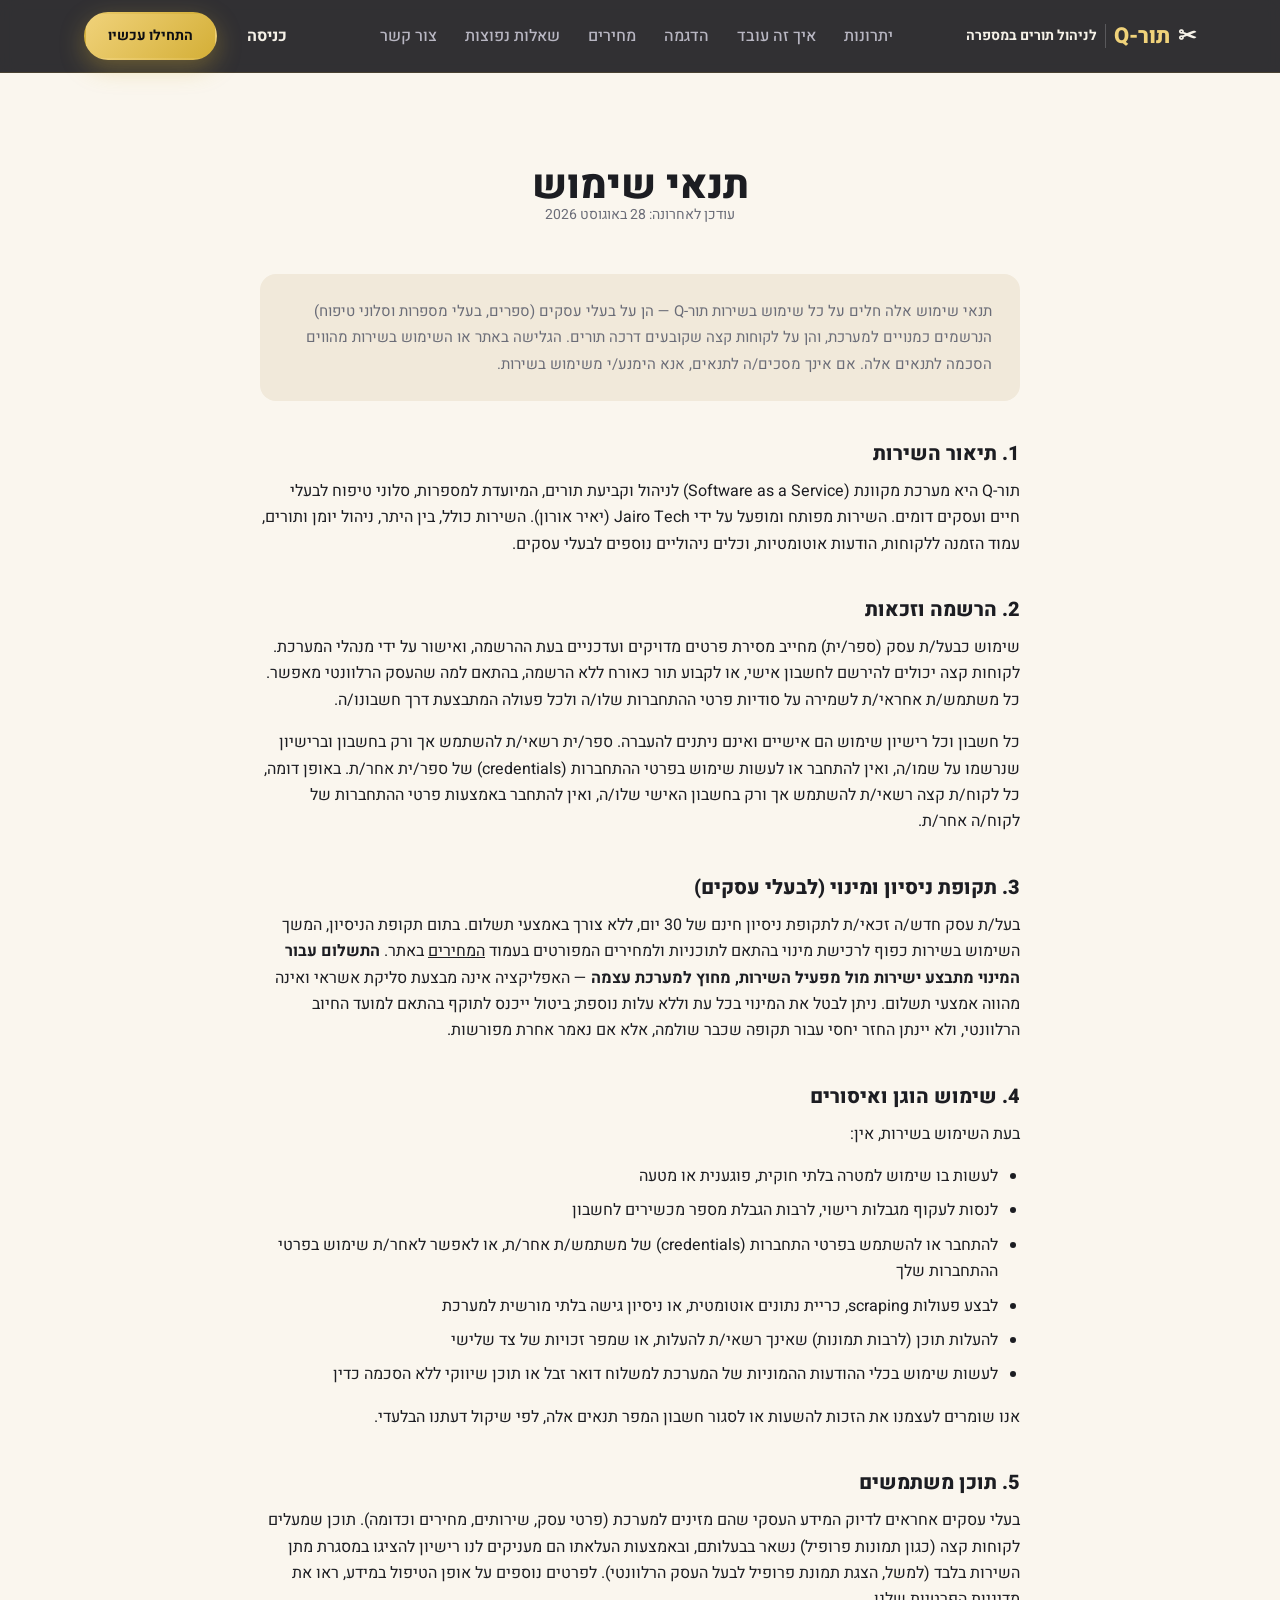
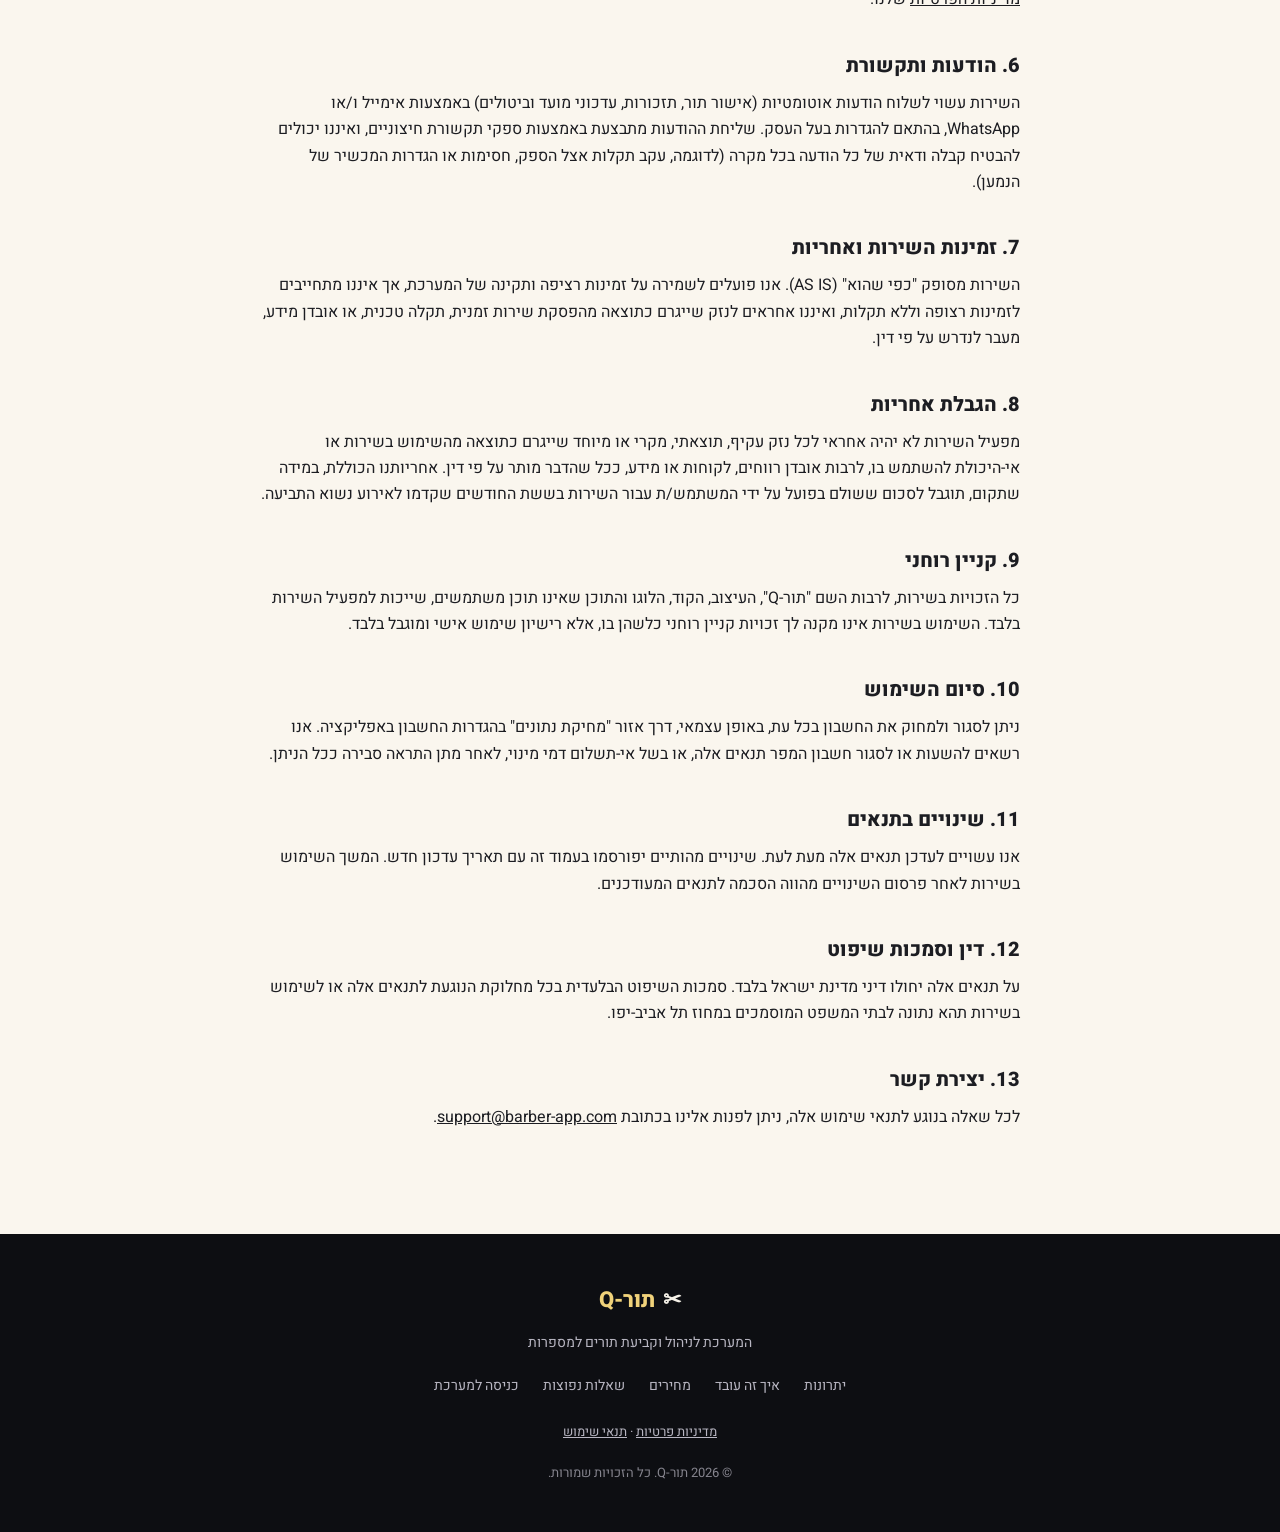
<file: terms.html>
<!DOCTYPE html>
<html lang="he" dir="rtl">
<head>
  <meta charset="UTF-8" />
  <script>
    (function () {
      if (new URLSearchParams(window.location.search).has('barber')) {
        window.location.replace('https://barber-appointments-vimn.onrender.com' + window.location.search);
      }
    })();
  </script>
  <meta name="viewport" content="width=device-width, initial-scale=1.0" />
  <title>תנאי שימוש – תור-Q</title>
  <meta name="description" content="תנאי השימוש במערכת תור-Q — הכללים המסדירים את השימוש בשירות עבור בעלי עסקים ולקוחות קצה." />

  <!-- Open Graph -->
  <meta property="og:title" content="תנאי שימוש – תור-Q" />
  <meta property="og:description" content="הכללים המסדירים את השימוש במערכת תור-Q." />
  <meta property="og:type" content="website" />
  <meta property="og:locale" content="he_IL" />
  <meta property="og:url" content="https://barber-app.com/terms.html" />

  <link rel="canonical" href="https://barber-app.com/terms.html" />
  <link rel="icon" type="image/svg+xml" href="assets/icon.svg" />
  <link rel="apple-touch-icon" href="assets/apple-touch-icon.png" />

  <link rel="preconnect" href="https://fonts.googleapis.com" />
  <link rel="preconnect" href="https://fonts.gstatic.com" crossorigin />
  <link href="https://fonts.googleapis.com/css2?family=Heebo:wght@400;500;700;800&display=swap" rel="stylesheet" />

  <link rel="stylesheet" href="css/styles.css?v=19" />
</head>
<body id="top">

  <!-- ===== Header / Nav ===== -->
  <header class="site-header">
    <div class="container header-inner">
      <a href="index.html#top" class="logo">✂ <span>תור-<span dir="ltr">Q</span></span><span class="logo-tagline">לניהול תורים במספרה</span></a>

      <nav class="main-nav" id="mainNav">
        <a href="index.html#features">יתרונות</a>
        <a href="index.html#how-it-works">איך זה עובד</a>
        <a href="index.html#video">הדגמה</a>
        <a href="pricing.html">מחירים</a>
        <a href="index.html#faq">שאלות נפוצות</a>
        <a href="index.html#contact">צור קשר</a>
      </nav>

      <div class="header-cta">
        <a href="https://barber-appointments-vimn.onrender.com" class="btn btn-ghost">כניסה</a>
        <a href="https://barber-appointments-vimn.onrender.com" class="btn btn-primary btn-small">התחילו עכשיו</a>
      </div>

      <button class="nav-toggle" id="navToggle" aria-label="תפריט">
        <span></span><span></span><span></span>
      </button>
    </div>
  </header>

  <!-- ===== Terms of Use ===== -->
  <section class="section legal-section">
    <div class="container">
      <h1 class="reveal">תנאי שימוש</h1>
      <p class="legal-updated reveal">עודכן לאחרונה: 28 באוגוסט 2026</p>

      <div class="legal-content reveal">

        <div class="legal-intro">
          תנאי שימוש אלה חלים על כל שימוש בשירות תור-Q — הן על בעלי עסקים (ספרים, בעלי מספרות וסלוני טיפוח) הנרשמים
          כמנויים למערכת, והן על לקוחות קצה שקובעים דרכה תורים. הגלישה באתר או השימוש בשירות מהווים הסכמה לתנאים
          אלה. אם אינך מסכים/ה לתנאים, אנא הימנע/י משימוש בשירות.
        </div>

        <h2>1. תיאור השירות</h2>
        <p>
          תור-Q היא מערכת מקוונת (Software as a Service) לניהול וקביעת תורים, המיועדת למספרות, סלוני טיפוח לבעלי
          חיים ועסקים דומים. השירות מפותח ומופעל על ידי
          <span dir="ltr">Jairo Tech</span> (יאיר אורון). השירות כולל, בין היתר, ניהול יומן ותורים,
          עמוד הזמנה ללקוחות, הודעות אוטומטיות, וכלים ניהוליים נוספים לבעלי עסקים.
        </p>

        <h2>2. הרשמה וזכאות</h2>
        <p>
          שימוש כבעל/ת עסק (ספר/ית) מחייב מסירת פרטים מדויקים ועדכניים בעת ההרשמה, ואישור על ידי מנהלי המערכת.
          לקוחות קצה יכולים להירשם לחשבון אישי, או לקבוע תור כאורח ללא הרשמה, בהתאם למה שהעסק הרלוונטי מאפשר. כל
          משתמש/ת אחראי/ת לשמירה על סודיות פרטי ההתחברות שלו/ה ולכל פעולה המתבצעת דרך חשבונו/ה.
        </p>
        <p>
          כל חשבון וכל רישיון שימוש הם אישיים ואינם ניתנים להעברה. ספר/ית רשאי/ת להשתמש אך ורק בחשבון וברישיון
          שנרשמו על שמו/ה, ואין להתחבר או לעשות שימוש בפרטי ההתחברות (credentials) של ספר/ית אחר/ת. באופן דומה, כל
          לקוח/ת קצה רשאי/ת להשתמש אך ורק בחשבון האישי שלו/ה, ואין להתחבר באמצעות פרטי ההתחברות של לקוח/ה אחר/ת.
        </p>

        <h2>3. תקופת ניסיון ומינוי (לבעלי עסקים)</h2>
        <p>
          בעל/ת עסק חדש/ה זכאי/ת לתקופת ניסיון חינם של 30 יום, ללא צורך באמצעי תשלום. בתום תקופת הניסיון, המשך
          השימוש בשירות כפוף לרכישת מינוי בהתאם לתוכניות ולמחירים המפורטים בעמוד
          <a href="pricing.html">המחירים</a> באתר. <strong>התשלום עבור המינוי מתבצע ישירות מול מפעיל השירות, מחוץ
          למערכת עצמה</strong> — האפליקציה אינה מבצעת סליקת אשראי ואינה מהווה אמצעי תשלום. ניתן לבטל את המינוי בכל
          עת וללא עלות נוספת; ביטול ייכנס לתוקף בהתאם למועד החיוב הרלוונטי, ולא יינתן החזר יחסי עבור תקופה שכבר
          שולמה, אלא אם נאמר אחרת מפורשות.
        </p>

        <h2>4. שימוש הוגן ואיסורים</h2>
        <p>בעת השימוש בשירות, אין:</p>
        <ul>
          <li>לעשות בו שימוש למטרה בלתי חוקית, פוגענית או מטעה</li>
          <li>לנסות לעקוף מגבלות רישוי, לרבות הגבלת מספר מכשירים לחשבון</li>
          <li>להתחבר או להשתמש בפרטי התחברות (credentials) של משתמש/ת אחר/ת, או לאפשר לאחר/ת שימוש בפרטי ההתחברות שלך</li>
          <li>לבצע פעולות scraping, כריית נתונים אוטומטית, או ניסיון גישה בלתי מורשית למערכת</li>
          <li>להעלות תוכן (לרבות תמונות) שאינך רשאי/ת להעלות, או שמפר זכויות של צד שלישי</li>
          <li>לעשות שימוש בכלי ההודעות ההמוניות של המערכת למשלוח דואר זבל או תוכן שיווקי ללא הסכמה כדין</li>
        </ul>
        <p>
          אנו שומרים לעצמנו את הזכות להשעות או לסגור חשבון המפר תנאים אלה, לפי שיקול דעתנו הבלעדי.
        </p>

        <h2>5. תוכן משתמשים</h2>
        <p>
          בעלי עסקים אחראים לדיוק המידע העסקי שהם מזינים למערכת (פרטי עסק, שירותים, מחירים וכדומה). תוכן שמעלים
          לקוחות קצה (כגון תמונות פרופיל) נשאר בבעלותם, ובאמצעות העלאתו הם מעניקים לנו רישיון להציגו במסגרת מתן
          השירות בלבד (למשל, הצגת תמונת פרופיל לבעל העסק הרלוונטי). לפרטים נוספים על אופן הטיפול במידע, ראו את
          <a href="privacy.html">מדיניות הפרטיות</a> שלנו.
        </p>

        <h2>6. הודעות ותקשורת</h2>
        <p>
          השירות עשוי לשלוח הודעות אוטומטיות (אישור תור, תזכורות, עדכוני מועד וביטולים) באמצעות אימייל ו/או
          WhatsApp, בהתאם להגדרות בעל העסק. שליחת ההודעות מתבצעת באמצעות ספקי תקשורת חיצוניים, ואיננו יכולים
          להבטיח קבלה ודאית של כל הודעה בכל מקרה (לדוגמה, עקב תקלות אצל הספק, חסימות או הגדרות המכשיר של הנמען).
        </p>

        <h2>7. זמינות השירות ואחריות</h2>
        <p>
          השירות מסופק "כפי שהוא" (AS IS). אנו פועלים לשמירה על זמינות רציפה ותקינה של המערכת, אך איננו מתחייבים
          לזמינות רצופה וללא תקלות, ואיננו אחראים לנזק שייגרם כתוצאה מהפסקת שירות זמנית, תקלה טכנית, או אובדן מידע,
          מעבר לנדרש על פי דין.
        </p>

        <h2>8. הגבלת אחריות</h2>
        <p>
          מפעיל השירות לא יהיה אחראי לכל נזק עקיף, תוצאתי, מקרי או מיוחד שייגרם כתוצאה מהשימוש בשירות או אי-היכולת
          להשתמש בו, לרבות אובדן רווחים, לקוחות או מידע, ככל שהדבר מותר על פי דין. אחריותנו הכוללת, במידה שתקום,
          תוגבל לסכום ששולם בפועל על ידי המשתמש/ת עבור השירות בששת החודשים שקדמו לאירוע נשוא התביעה.
        </p>

        <h2>9. קניין רוחני</h2>
        <p>
          כל הזכויות בשירות, לרבות השם "תור-Q", העיצוב, הקוד, הלוגו והתוכן שאינו תוכן משתמשים, שייכות למפעיל השירות
          בלבד. השימוש בשירות אינו מקנה לך זכויות קניין רוחני כלשהן בו, אלא רישיון שימוש אישי ומוגבל בלבד.
        </p>

        <h2>10. סיום השימוש</h2>
        <p>
          ניתן לסגור ולמחוק את החשבון בכל עת, באופן עצמאי, דרך אזור "מחיקת נתונים" בהגדרות החשבון באפליקציה. אנו
          רשאים להשעות או לסגור חשבון המפר תנאים אלה, או בשל אי-תשלום דמי מינוי, לאחר מתן התראה סבירה ככל הניתן.
        </p>

        <h2>11. שינויים בתנאים</h2>
        <p>
          אנו עשויים לעדכן תנאים אלה מעת לעת. שינויים מהותיים יפורסמו בעמוד זה עם תאריך עדכון חדש. המשך השימוש
          בשירות לאחר פרסום השינויים מהווה הסכמה לתנאים המעודכנים.
        </p>

        <h2>12. דין וסמכות שיפוט</h2>
        <p>
          על תנאים אלה יחולו דיני מדינת ישראל בלבד. סמכות השיפוט הבלעדית בכל מחלוקת הנוגעת לתנאים אלה או לשימוש
          בשירות תהא נתונה לבתי המשפט המוסמכים במחוז תל אביב-יפו.
        </p>

        <h2>13. יצירת קשר</h2>
        <p>
          לכל שאלה בנוגע לתנאי שימוש אלה, ניתן לפנות אלינו בכתובת
          <a href="mailto:support@barber-app.com">support@barber-app.com</a>.
        </p>

      </div>
    </div>
  </section>

  <!-- ===== Footer ===== -->
  <footer class="site-footer">
    <div class="container footer-inner">
      <a href="index.html#top" class="logo">✂ <span>תור-<span dir="ltr">Q</span></span></a>
      <p class="footer-tagline">המערכת לניהול וקביעת תורים למספרות</p>
      <nav class="footer-nav">
        <a href="index.html#features">יתרונות</a>
        <a href="index.html#how-it-works">איך זה עובד</a>
        <a href="pricing.html">מחירים</a>
        <a href="index.html#faq">שאלות נפוצות</a>
        <a href="https://barber-appointments-vimn.onrender.com">כניסה למערכת</a>
      </nav>
      <p class="footer-legal-nav"><a href="privacy.html">מדיניות פרטיות</a> · <a href="terms.html">תנאי שימוש</a></p>
      <p class="footer-copy">© <span id="year"></span> תור-<span dir="ltr">Q</span>. כל הזכויות שמורות.</p>
    </div>
  </footer>

  <script src="js/main.js?v=20"></script>
  <!-- Cloudflare Web Analytics --><script type='module' src='https://static.cloudflareinsights.com/beacon.min.js' data-cf-beacon='{"token": "23ca78c6d6564e929dbc2f4ade2c9320"}'></script><!-- End Cloudflare Web Analytics -->
</body>
</html>
</file>
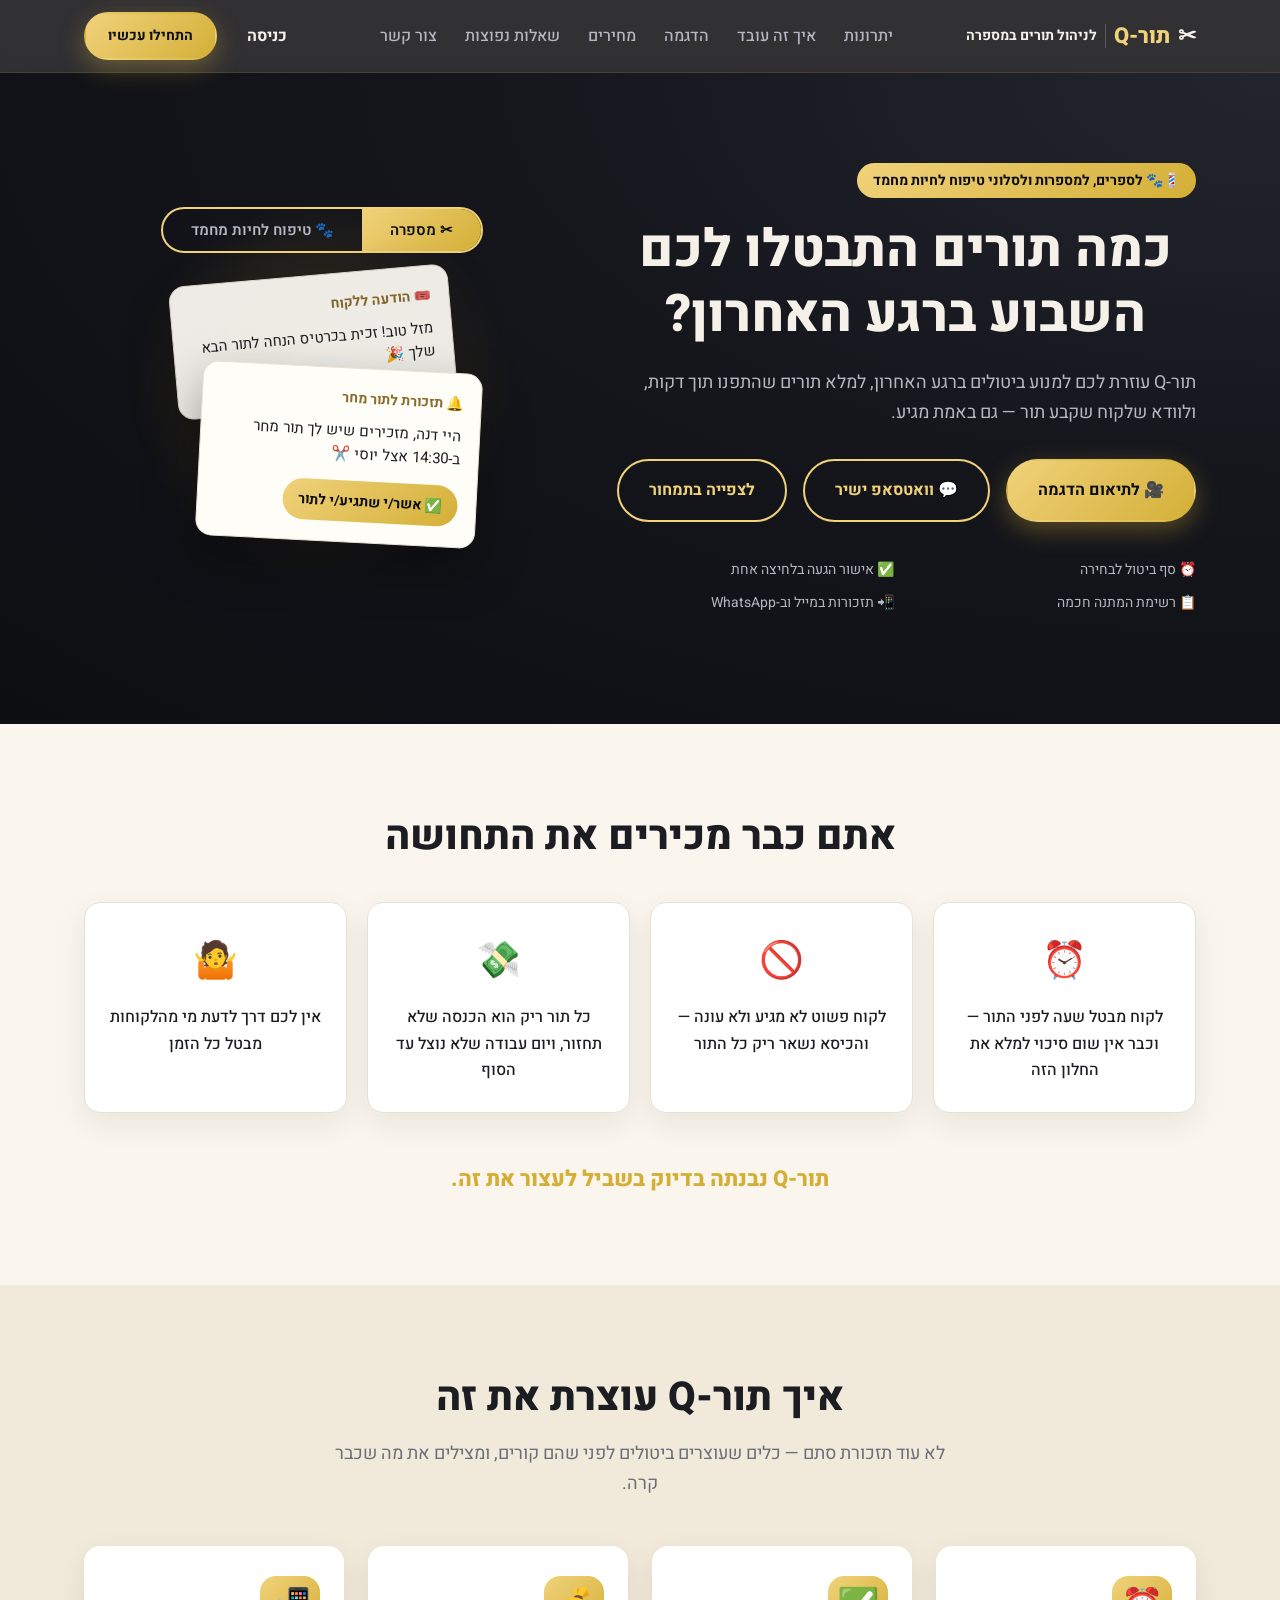
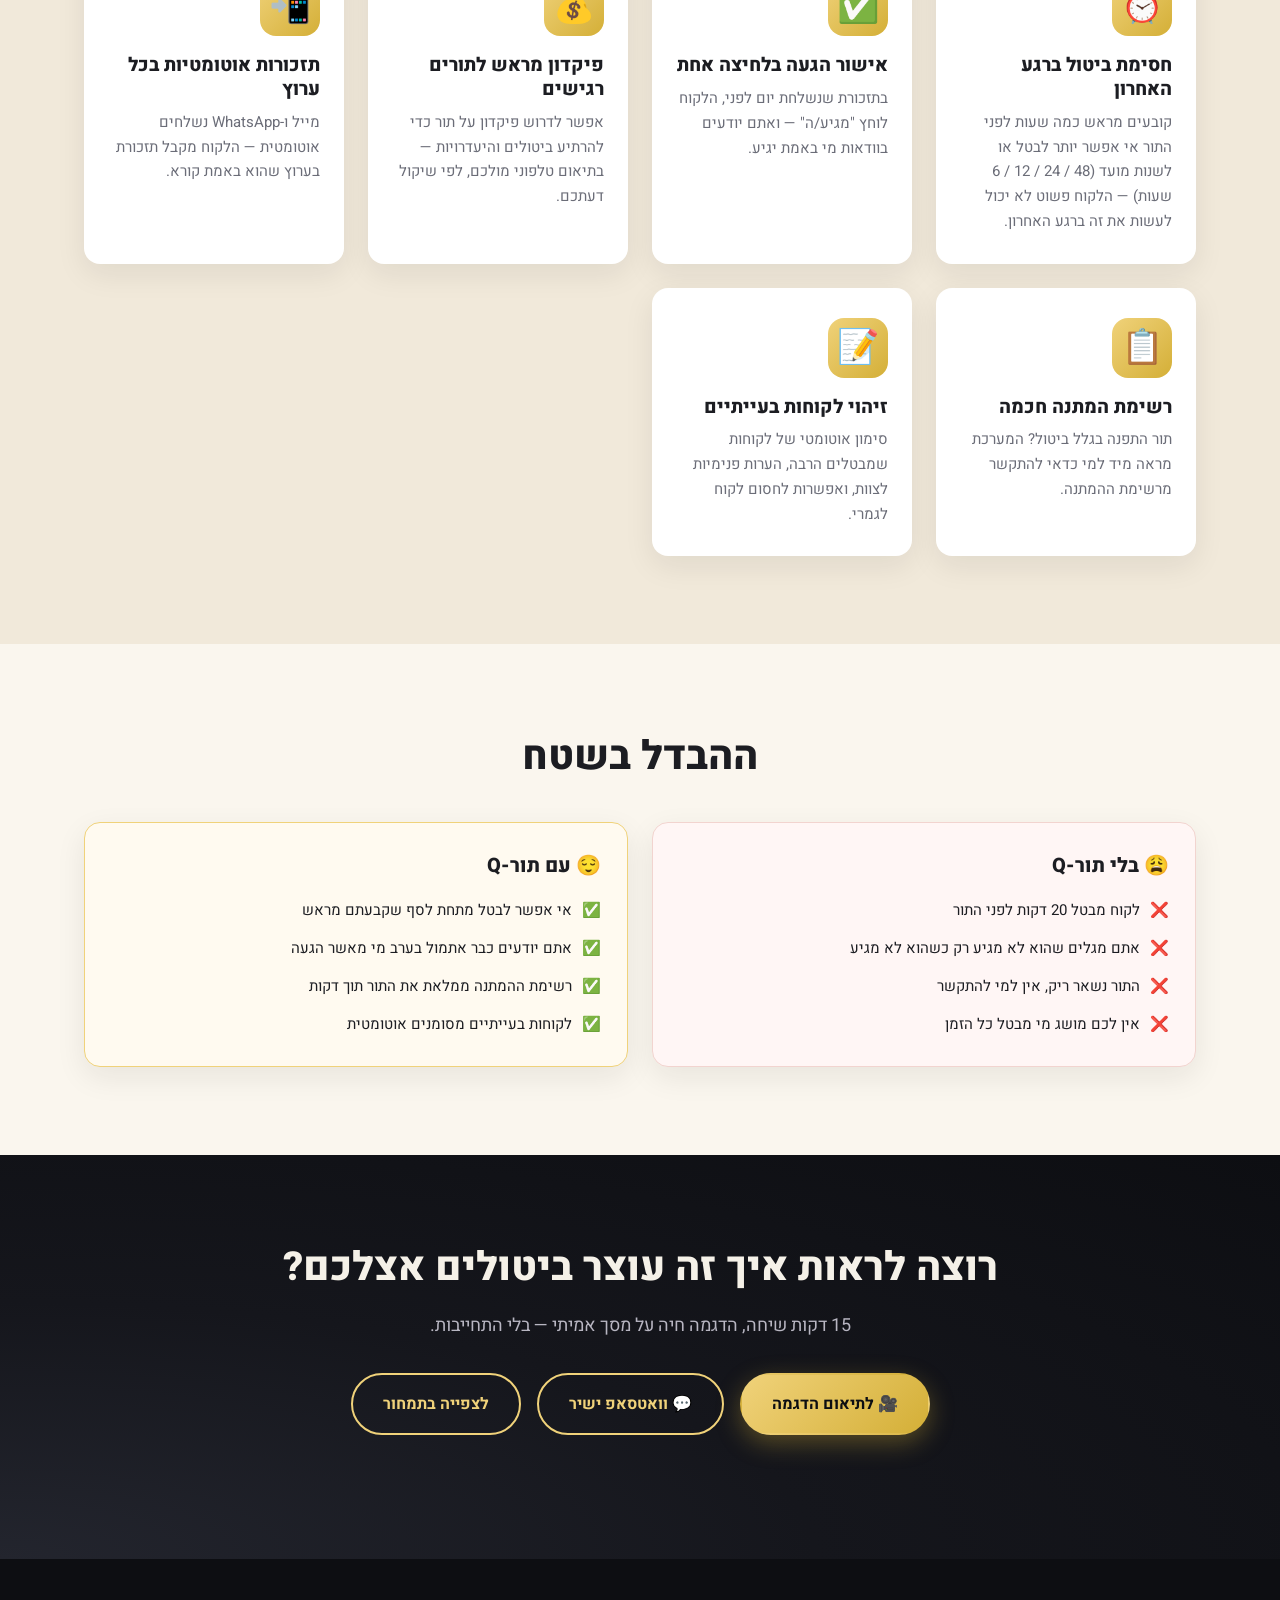
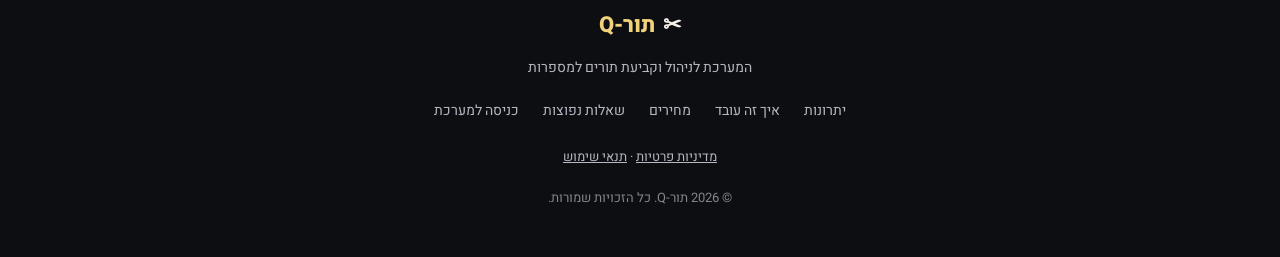
<file: why.html>
<!DOCTYPE html>
<html lang="he" dir="rtl">
<head>
  <meta charset="UTF-8" />
  <!--
    Existing QR codes / referral links point to this domain with a `?barber=<id>`
    (and sometimes `&ref=<id>`) query string. If present, redirect straight to the
    app, preserving the query string, so those links keep working unchanged.
    Other visitors (incl. ad-campaign traffic with utm_* params) see this page.
  -->
  <script>
    (function () {
      if (new URLSearchParams(window.location.search).has('barber')) {
        window.location.replace('https://barber-appointments-vimn.onrender.com' + window.location.search);
      }
    })();
  </script>
  <meta name="viewport" content="width=device-width, initial-scale=1.0" />
  <title>למה תור-Q? – עוצרים ביטולים והיעדרויות ברגע האחרון | תור-Q</title>
  <meta name="description" content="ביטולים ברגע האחרון ולקוחות שלא מגיעים עולים לכם כסף. הנה איך תור-Q עוצרת את זה — בקצרה: סף ביטול, אישור הגעה, פיקדון, תזכורות ורשימת המתנה." />

  <!-- Open Graph -->
  <meta property="og:title" content="למה תור-Q? – עוצרים ביטולים והיעדרויות ברגע האחרון" />
  <meta property="og:description" content="ביטולים ברגע האחרון ולקוחות שלא מגיעים עולים לכם כסף. הנה איך תור-Q עוצרת את זה — בקצרה." />
  <meta property="og:type" content="website" />
  <meta property="og:locale" content="he_IL" />
  <meta property="og:url" content="https://barber-app.com/why.html" />

  <link rel="canonical" href="https://barber-app.com/why.html" />
  <link rel="icon" type="image/svg+xml" href="assets/icon.svg" />
  <link rel="apple-touch-icon" href="assets/apple-touch-icon.png" />

  <link rel="preconnect" href="https://fonts.googleapis.com" />
  <link rel="preconnect" href="https://fonts.gstatic.com" crossorigin />
  <link href="https://fonts.googleapis.com/css2?family=Heebo:wght@400;500;700;800&display=swap" rel="stylesheet" />

  <link rel="stylesheet" href="css/styles.css?v=19" />
</head>
<body id="top">

  <!-- ===== Header / Nav ===== -->
  <header class="site-header">
    <div class="container header-inner">
      <a href="index.html#top" class="logo">✂ <span>תור-<span dir="ltr">Q</span></span><span class="logo-tagline">לניהול תורים במספרה</span></a>

      <nav class="main-nav" id="mainNav">
        <a href="index.html#features">יתרונות</a>
        <a href="index.html#how-it-works">איך זה עובד</a>
        <a href="index.html#video">הדגמה</a>
        <a href="pricing.html">מחירים</a>
        <a href="index.html#faq">שאלות נפוצות</a>
        <a href="index.html#contact">צור קשר</a>
      </nav>

      <div class="header-cta">
        <!-- TODO: update to barber-app.com once custom domain DNS is live -->
        <a href="https://barber-appointments-vimn.onrender.com" class="btn btn-ghost">כניסה</a>
        <a href="https://barber-appointments-vimn.onrender.com" class="btn btn-primary btn-small">התחילו עכשיו</a>
      </div>

      <button class="nav-toggle" id="navToggle" aria-label="תפריט">
        <span></span><span></span><span></span>
      </button>
    </div>
  </header>

  <!-- ===== Hero ===== -->
  <section class="hero hero-why">
    <div class="container hero-inner">
      <div class="hero-text reveal">
        <span class="eyebrow">💈🐾 לספרים, למספרות ולסלוני טיפוח לחיות מחמד</span>
        <h1>כמה תורים התבטלו לכם השבוע ברגע האחרון?</h1>
        <p class="hero-sub">
          תור-Q עוזרת לכם למנוע ביטולים ברגע האחרון, למלא תורים שהתפנו תוך דקות,
          ולוודא שלקוח שקבע תור — גם באמת מגיע.
        </p>

        <div class="hero-actions">
          <a href="index.html#contact" class="btn btn-primary">🎥 לתיאום הדגמה</a>
          <a href="https://wa.me/972535658451" target="_blank" rel="noopener" class="btn btn-secondary">💬 וואטסאפ ישיר</a>
          <a href="pricing.html" class="btn btn-secondary">לצפייה בתמחור</a>
        </div>

        <ul class="trust-badges">
          <li>⏰ סף ביטול לבחירה</li>
          <li>✅ אישור הגעה בלחיצה אחת</li>
          <li>📋 רשימת המתנה חכמה</li>
          <li>📲 תזכורות במייל וב-WhatsApp</li>
        </ul>
      </div>

      <div class="hero-visual reveal">
        <div class="hero-blob"></div>
        <div class="notif-visual-col">
        <div class="vtoggle-wrap" id="vtoggle">
          <button type="button" class="vtoggle-btn active" data-vertical="barber">✂ מספרה</button>
          <button type="button" class="vtoggle-btn" data-vertical="grooming">🐾 טיפוח לחיות מחמד</button>
        </div>
        <div class="notif-stack">
          <div class="notif-card notif-back">
            <div class="notif-head">🎟️ הודעה ללקוח</div>
            <div class="notif-body">מזל טוב! זכית בכרטיס הנחה לתור הבא שלך 🎉</div>
          </div>
          <div class="notif-card notif-front" id="notif-front-barber">
            <div class="notif-head">🔔 תזכורת לתור מחר</div>
            <div class="notif-body">היי דנה, מזכירים שיש לך תור מחר ב-14:30 אצל יוסי ✂️</div>
            <div class="notif-btn">✅ אשר/י שתגיע/י לתור</div>
          </div>
          <div class="notif-card notif-front" id="notif-front-grooming" style="display:none;">
            <div class="notif-head">🔔 תזכורת לתור מחר</div>
            <div class="notif-body">היי דנה, מזכירים שיש לרקסי תור טיפוח מחר ב-14:30 אצל ענת 🐩</div>
            <div class="notif-btn">✅ אשר/י שתגיע/י לתור</div>
          </div>
        </div>
        </div>
      </div>
    </div>
  </section>

  <!-- ===== Problem ===== -->
  <section class="section problem">
    <div class="container">
      <h2 class="reveal">אתם כבר מכירים את התחושה</h2>
      <div class="problem-grid">
        <div class="problem-card reveal">
          <span class="problem-icon">⏰</span>
          <p>לקוח מבטל שעה לפני התור — וכבר אין שום סיכוי למלא את החלון הזה</p>
        </div>
        <div class="problem-card reveal">
          <span class="problem-icon">🚫</span>
          <p>לקוח פשוט לא מגיע ולא עונה — והכיסא נשאר ריק כל התור</p>
        </div>
        <div class="problem-card reveal">
          <span class="problem-icon">💸</span>
          <p>כל תור ריק הוא הכנסה שלא תחזור, ויום עבודה שלא נוצל עד הסוף</p>
        </div>
        <div class="problem-card reveal">
          <span class="problem-icon">🤷</span>
          <p>אין לכם דרך לדעת מי מהלקוחות מבטל כל הזמן</p>
        </div>
      </div>
      <p class="problem-transition reveal">תור-Q נבנתה בדיוק בשביל לעצור את זה.</p>
    </div>
  </section>

  <!-- ===== Features ===== -->
  <section class="section features">
    <div class="container">
      <h2 class="reveal">איך תור-Q עוצרת את זה</h2>
      <p class="section-sub reveal">לא עוד תזכורת סתם — כלים שעוצרים ביטולים לפני שהם קורים, ומצילים את מה שכבר קרה.</p>

      <div class="features-grid">
        <div class="feature-card reveal">
          <span class="feature-icon">⏰</span>
          <h3>חסימת ביטול ברגע האחרון</h3>
          <p>קובעים מראש כמה שעות לפני התור אי אפשר יותר לבטל או לשנות מועד (<span dir="ltr">6 / 12 / 24 / 48</span> שעות) — הלקוח פשוט לא יכול לעשות את זה ברגע האחרון.</p>
        </div>
        <div class="feature-card reveal">
          <span class="feature-icon">✅</span>
          <h3>אישור הגעה בלחיצה אחת</h3>
          <p>בתזכורת שנשלחת יום לפני, הלקוח לוחץ "מגיע/ה" — ואתם יודעים בוודאות מי באמת יגיע.</p>
        </div>
        <div class="feature-card reveal">
          <span class="feature-icon">💰</span>
          <h3>פיקדון מראש לתורים רגישים</h3>
          <p>אפשר לדרוש פיקדון על תור כדי להרתיע ביטולים והיעדרויות — בתיאום טלפוני מולכם, לפי שיקול דעתכם.</p>
        </div>
        <div class="feature-card reveal">
          <span class="feature-icon">📲</span>
          <h3>תזכורות אוטומטיות בכל ערוץ</h3>
          <p>מייל ו-WhatsApp נשלחים אוטומטית — הלקוח מקבל תזכורת בערוץ שהוא באמת קורא.</p>
        </div>
        <div class="feature-card reveal">
          <span class="feature-icon">📋</span>
          <h3>רשימת המתנה חכמה</h3>
          <p>תור התפנה בגלל ביטול? המערכת מראה מיד למי כדאי להתקשר מרשימת ההמתנה.</p>
        </div>
        <div class="feature-card reveal">
          <span class="feature-icon">📝</span>
          <h3>זיהוי לקוחות בעייתיים</h3>
          <p>סימון אוטומטי של לקוחות שמבטלים הרבה, הערות פנימיות לצוות, ואפשרות לחסום לקוח לגמרי.</p>
        </div>
      </div>
    </div>
  </section>

  <!-- ===== Compare ===== -->
  <section class="section how-it-works">
    <div class="container">
      <h2 class="reveal">ההבדל בשטח</h2>
      <div class="compare-grid">
        <div class="compare-col compare-bad reveal">
          <h3>😩 בלי תור-Q</h3>
          <ul>
            <li><span>❌</span>לקוח מבטל 20 דקות לפני התור</li>
            <li><span>❌</span>אתם מגלים שהוא לא מגיע רק כשהוא לא מגיע</li>
            <li><span>❌</span>התור נשאר ריק, אין למי להתקשר</li>
            <li><span>❌</span>אין לכם מושג מי מבטל כל הזמן</li>
          </ul>
        </div>
        <div class="compare-col compare-good reveal">
          <h3>😌 עם תור-Q</h3>
          <ul>
            <li><span>✅</span>אי אפשר לבטל מתחת לסף שקבעתם מראש</li>
            <li><span>✅</span>אתם יודעים כבר אתמול בערב מי מאשר הגעה</li>
            <li><span>✅</span>רשימת ההמתנה ממלאת את התור תוך דקות</li>
            <li><span>✅</span>לקוחות בעייתיים מסומנים אוטומטית</li>
          </ul>
        </div>
      </div>
    </div>
  </section>

  <!-- ===== Final CTA ===== -->
  <section class="section final-cta">
    <div class="container final-cta-inner reveal">
      <h2>רוצה לראות איך זה עוצר ביטולים אצלכם?</h2>
      <p>15 דקות שיחה, הדגמה חיה על מסך אמיתי — בלי התחייבות.</p>
      <div class="hero-actions">
        <a href="index.html#contact" class="btn btn-primary">🎥 לתיאום הדגמה</a>
        <a href="https://wa.me/972535658451" target="_blank" rel="noopener" class="btn btn-secondary">💬 וואטסאפ ישיר</a>
        <a href="pricing.html" class="btn btn-secondary">לצפייה בתמחור</a>
      </div>
    </div>
  </section>

  <!-- ===== Footer ===== -->
  <footer class="site-footer">
    <div class="container footer-inner">
      <a href="index.html#top" class="logo">✂ <span>תור-<span dir="ltr">Q</span></span></a>
      <p class="footer-tagline">המערכת לניהול וקביעת תורים למספרות</p>
      <nav class="footer-nav">
        <a href="index.html#features">יתרונות</a>
        <a href="index.html#how-it-works">איך זה עובד</a>
        <a href="pricing.html">מחירים</a>
        <a href="index.html#faq">שאלות נפוצות</a>
        <a href="https://barber-appointments-vimn.onrender.com">כניסה למערכת</a>
      </nav>
      <p class="footer-legal-nav"><a href="privacy.html">מדיניות פרטיות</a> · <a href="terms.html">תנאי שימוש</a></p>
      <p class="footer-copy">© <span id="year"></span> תור-<span dir="ltr">Q</span>. כל הזכויות שמורות.</p>
    </div>
  </footer>

  <script src="js/main.js?v=20"></script>
  <script>
    // ===== Hero vertical toggle (barber / pet grooming) — scoped to this page only,
    // deliberately not added to main.js so it never collides with pricing.html's
    // own .toggle-btn/#pricing-barber handler when this script runs alongside it.
    (function () {
      function setVertical(vertical) {
        document.querySelectorAll('.vtoggle-btn').forEach(function (b) {
          b.classList.toggle('active', b.dataset.vertical === vertical);
        });
        document.getElementById('notif-front-barber').style.display = vertical === 'barber' ? 'block' : 'none';
        document.getElementById('notif-front-grooming').style.display = vertical === 'grooming' ? 'block' : 'none';
      }
      document.querySelectorAll('.vtoggle-btn').forEach(function (btn) {
        btn.addEventListener('click', function () { setVertical(btn.dataset.vertical); });
      });
      if (new URLSearchParams(window.location.search).get('tab') === 'grooming') {
        setVertical('grooming');
      }
    })();
  </script>
  <!-- Cloudflare Web Analytics --><script type='module' src='https://static.cloudflareinsights.com/beacon.min.js' data-cf-beacon='{"token": "23ca78c6d6564e929dbc2f4ade2c9320"}'></script><!-- End Cloudflare Web Analytics -->
</body>
</html>
</file>
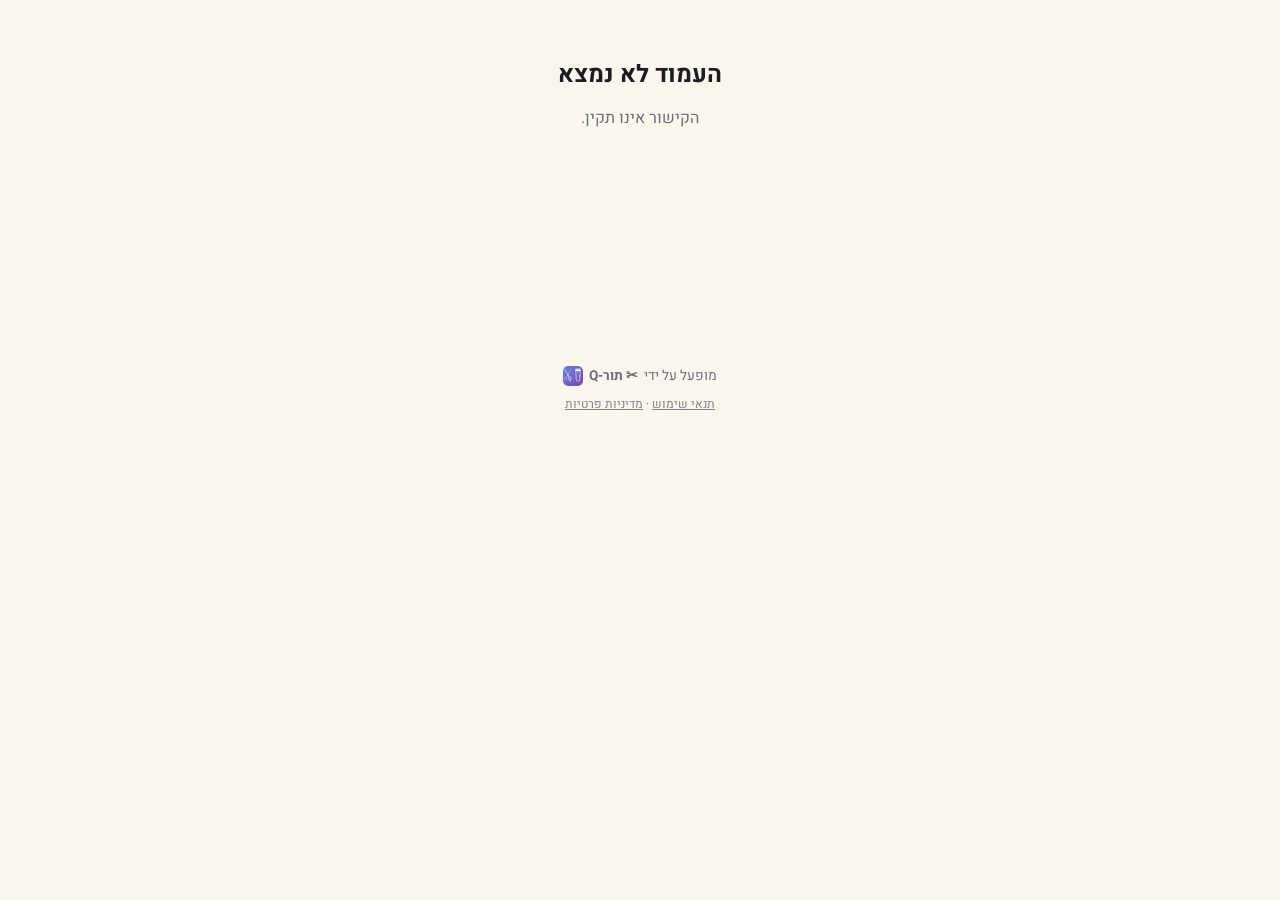
<file: b/shop.html>
<!DOCTYPE html>
<html lang="he" dir="rtl">
<head>
  <meta charset="UTF-8" />
  <meta name="viewport" content="width=device-width, initial-scale=1.0" />
  <title>קביעת תור – תור-Q</title>
  <!-- Public barber page: content is pulled live from the app's public API by ../js/barber-page.js
       (barber-app.com/b/?id=<barberId>). Not meant to be indexed by search engines. -->
  <meta name="robots" content="noindex, nofollow" />
  <link rel="icon" type="image/svg+xml" href="../assets/icon.svg" />
  <link rel="apple-touch-icon" href="../assets/apple-touch-icon.png" />
  <link rel="preconnect" href="https://fonts.googleapis.com" />
  <link rel="preconnect" href="https://fonts.gstatic.com" crossorigin />
  <link href="https://fonts.googleapis.com/css2?family=Heebo:wght@400;500;700;800&display=swap" rel="stylesheet" />
  <link rel="stylesheet" href="../css/barber-page.css?v=9" />
</head>
<body>
  <main class="bp" id="bp">
    <!-- Skeleton shown immediately, replaced once the data arrives -->
    <section class="bp-hero bp-skeleton" id="bpSkeleton" aria-busy="true">
      <div class="bp-avatar bp-pulse"></div>
      <div class="bp-line bp-pulse" style="width:60%"></div>
      <div class="bp-line bp-pulse" style="width:80%"></div>
      <p class="bp-wake" id="bpWake" hidden>טוענים את הפרטים… בפעם הראשונה זה עשוי לקחת עד חצי דקה.</p>
    </section>
    <div id="bpContent" hidden></div>
    <section class="bp-state" id="bpError" hidden>
      <h1 id="bpErrorTitle">לא הצלחנו לטעון את העמוד</h1>
      <p id="bpErrorText">נסו לרענן את הדף בעוד רגע.</p>
      <button type="button" class="bp-btn bp-btn-ghost" id="bpRetry">נסו שוב</button>
    </section>
  </main>

  <footer class="bp-footer">
    <a href="https://barber-app.com/" target="_blank" rel="noopener">מופעל על ידי <strong>✂ תור-<span dir="ltr">Q</span></strong><img class="bp-footer-logo" src="../assets/icon.svg" alt="" width="20" height="20" /></a>
    <p class="bp-legal"><a href="../terms.html" target="_blank" rel="noopener">תנאי שימוש</a> · <a href="../privacy.html" target="_blank" rel="noopener">מדיניות פרטיות</a></p>
  </footer>

  <!-- Sticky booking bar (filled by JS) -->
  <div class="bp-cta-bar" id="bpCtaBar" hidden>
    <p class="bp-cta-hint">לחצו על 'קבעו תור' והירשמו כדי לקבל תזכורת לפני התור</p>
    <div class="bp-cta-row">
      <a class="bp-btn bp-btn-primary" id="bpCta" href="#">קבעו תור</a>
      <a class="bp-btn bp-btn-ghost" id="bpCtaMine" href="#">התורים שלי</a>
    </div>
  </div>

  <script src="../js/page-common.js?v=2"></script>
  <script src="../js/shop-page.js?v=3"></script>
</body>
</html>
</file>
<file: css/styles.css>
/* ============================================
   תור-Q — Landing Page Styles
   Premium barbershop aesthetic: charcoal + gold
   ============================================ */

:root {
  --bg-dark: #15161c;
  --bg-darker: #0d0e12;
  --gold: #d4af37;
  --gold-light: #f0d27a;
  --cream: #faf6ee;
  --cream-deep: #f1e9da;
  --text-dark: #1c1d22;
  --text-muted: #6b6d78;
  --text-on-dark: #f5f1e8;
  --text-on-dark-muted: #b8b6c2;
  --border-light: #e8e2d4;
  --radius: 16px;
  --radius-sm: 10px;
  --shadow-soft: 0 10px 30px rgba(20, 20, 30, 0.08);
  --shadow-strong: 0 20px 50px rgba(0, 0, 0, 0.35);
  --max-width: 1160px;
  --transition: 0.25s ease;
}

* { box-sizing: border-box; }

html { scroll-behavior: smooth; }

body {
  margin: 0;
  font-family: 'Heebo', 'Segoe UI', Tahoma, sans-serif;
  color: var(--text-dark);
  background: var(--cream);
  line-height: 1.65;
  font-size: 16px;
  -webkit-font-smoothing: antialiased;
}

.container {
  max-width: var(--max-width);
  margin: 0 auto;
  padding: 0 24px;
}

h1, h2, h3 {
  font-weight: 800;
  line-height: 1.25;
  margin: 0 0 16px;
}

h1, h2 {
  font-size: 34px; /* fallback for browsers without clamp() (Safari < 13.1) */
  font-size: clamp(28px, 4vw, 40px);
  text-align: center;
}

.section-sub {
  text-align: center;
  color: var(--text-muted);
  max-width: 620px;
  margin: 0 auto 48px;
  font-size: 18px;
}

.section { padding: 88px 0; }

/* ===== Buttons ===== */
.btn {
  display: inline-flex;
  align-items: center;
  justify-content: center;
  gap: 8px;
  padding: 16px 30px;
  border-radius: 999px;
  font-weight: 700;
  font-size: 16px;
  text-decoration: none;
  transition: transform var(--transition), box-shadow var(--transition), background var(--transition), color var(--transition);
  border: 2px solid transparent;
  white-space: nowrap;
}

.btn:hover { transform: translateY(-2px); }

.btn-primary {
  background: linear-gradient(135deg, var(--gold-light), var(--gold));
  color: var(--bg-darker);
  box-shadow: 0 8px 24px rgba(212, 175, 55, 0.35);
}
.btn-primary:hover { box-shadow: 0 12px 30px rgba(212, 175, 55, 0.45); }

.btn-secondary {
  background: transparent;
  border-color: var(--gold);
  color: var(--gold);
}
.hero .btn-secondary, .final-cta .btn-secondary { color: var(--gold-light); border-color: var(--gold-light); }
.btn-secondary:hover { background: rgba(212, 175, 55, 0.12); }

.btn-ghost {
  background: transparent;
  color: var(--text-on-dark);
  padding: 10px 18px;
}
.btn-ghost:hover { color: var(--gold-light); }

.btn-small { padding: 10px 22px; font-size: 14px; align-self: center; }

/* ===== Header ===== */
.site-header {
  position: sticky;
  top: 0;
  z-index: 100;
  background: rgba(13, 14, 18, 0.85);
  backdrop-filter: blur(10px);
  border-bottom: 1px solid rgba(212, 175, 55, 0.15);
  transition: box-shadow var(--transition);
}
.site-header.scrolled { box-shadow: 0 6px 20px rgba(0,0,0,0.25); }

.header-inner {
  display: flex;
  align-items: center;
  justify-content: space-between;
  height: 72px;
  gap: 24px;
}

.logo {
  font-size: 22px;
  font-weight: 800;
  color: var(--text-on-dark);
  text-decoration: none;
  display: flex;
  align-items: center;
  gap: 8px;
  flex-shrink: 0;
}
.logo span { color: var(--gold-light); }

.logo-tagline {
  font-size: 14px;
  font-weight: 700;
  color: var(--text-on-dark) !important;
  border-right: 1px solid rgba(255, 255, 255, 0.2);
  padding-right: 8px;
  white-space: nowrap;
}

.main-nav {
  display: flex;
  gap: 28px;
  flex: 1;
  justify-content: center;
}
.main-nav a {
  color: var(--text-on-dark-muted);
  text-decoration: none;
  font-weight: 500;
  transition: color var(--transition);
}
.main-nav a:hover { color: var(--gold-light); }

.header-cta {
  display: flex;
  align-items: center;
  gap: 10px;
  flex-shrink: 0;
}

.nav-toggle {
  display: none;
  flex-direction: column;
  justify-content: center;
  gap: 5px;
  width: 40px;
  height: 40px;
  background: none;
  border: none;
  cursor: pointer;
  padding: 0;
}
.nav-toggle span {
  display: block;
  width: 24px;
  height: 2px;
  background: var(--text-on-dark);
  margin: 0 auto;
  transition: transform var(--transition), opacity var(--transition);
}

/* ===== Hero ===== */
.hero {
  background: radial-gradient(ellipse at top right, #23252e 0%, var(--bg-dark) 45%, var(--bg-darker) 100%);
  color: var(--text-on-dark);
  padding: 90px 0 110px;
  overflow: hidden;
}

.hero-inner {
  display: grid;
  grid-template-columns: 1.1fr 0.9fr;
  gap: 56px;
  align-items: center;
}

.eyebrow {
  display: inline-block;
  background: rgba(212, 175, 55, 0.12);
  color: var(--gold-light);
  border: 1px solid rgba(212, 175, 55, 0.3);
  padding: 6px 16px;
  border-radius: 999px;
  font-size: 14px;
  font-weight: 700;
  margin-bottom: 20px;
}

.hero h1 {
  font-size: 42px; /* fallback for browsers without clamp() */
  font-size: clamp(32px, 5vw, 52px);
  margin-bottom: 20px;
}

.hero-sub {
  font-size: 18px;
  color: var(--text-on-dark-muted);
  max-width: 560px;
  margin-bottom: 32px;
}

.hero-actions {
  display: flex;
  gap: 16px;
  flex-wrap: wrap;
  margin-bottom: 36px;
}

.trust-badges {
  list-style: none;
  padding: 0;
  margin: 0;
  display: grid;
  grid-template-columns: 1fr 1fr;
  gap: 10px 24px;
  font-size: 14px;
  color: var(--text-on-dark-muted);
}
.trust-badges li::marker { content: ''; }
.trust-badges a { color: inherit; text-decoration: underline; text-underline-offset: 3px; }
.trust-badges a:hover { color: var(--gold-light); }

/* ----- Hero visual / phone mockup ----- */
.hero-visual {
  position: relative;
  display: flex;
  align-items: center;
  justify-content: center;
}

.hero-blob {
  position: absolute;
  width: 380px;
  height: 380px;
  background: radial-gradient(circle, rgba(212,175,55,0.25) 0%, rgba(212,175,55,0) 70%);
  border-radius: 50%;
  z-index: 0;
}

.hero-phone-image {
  position: relative;
  z-index: 1;
  display: block;
  width: 320px;
  max-width: 100%;
  height: auto;
  filter: drop-shadow(0 20px 50px rgba(0, 0, 0, 0.35));
}

/* ----- Secondary-page hero variant (solid eyebrow for legibility) ----- */
.hero-why .eyebrow {
  background: linear-gradient(135deg, var(--gold-light), var(--gold));
  color: var(--bg-darker);
  border: none;
}

/* ----- Reminder-notification card mockup (hero visual, no real screenshot) ----- */
.notif-visual-col {
  position: relative;
  z-index: 1;
  display: flex;
  flex-direction: column;
  align-items: center;
}

.notif-stack {
  position: relative;
  z-index: 1;
  height: 300px;
  width: 100%;
  max-width: 340px;
}

.notif-card {
  position: absolute;
  width: 280px;
  background: #fffdf7;
  border: 1px solid var(--border-light);
  border-radius: var(--radius);
  box-shadow: var(--shadow-strong);
  padding: 18px 18px 20px;
}

.notif-card.notif-back {
  top: 4px;
  right: 30px;
  transform: rotate(-5deg);
  opacity: 0.92;
  z-index: 1;
}

.notif-card.notif-front {
  top: 96px;
  right: 4px;
  transform: rotate(3deg);
  z-index: 2;
}

.notif-head {
  display: flex;
  align-items: center;
  gap: 8px;
  font-size: 14px;
  font-weight: 700;
  color: #8a6d2f;
  margin-bottom: 10px;
}

.notif-body {
  font-size: 15px;
  line-height: 1.55;
  color: var(--text-dark);
  margin-bottom: 14px;
}

.notif-btn {
  display: inline-block;
  background: linear-gradient(135deg, var(--gold-light), var(--gold));
  color: var(--bg-darker);
  font-weight: 700;
  font-size: 14px;
  padding: 9px 16px;
  border-radius: 999px;
}

/* ===== Problem ===== */
.problem { background: var(--cream); }

.problem-grid {
  display: grid;
  grid-template-columns: repeat(4, 1fr);
  gap: 20px;
  margin-top: 40px;
}

.problem-card {
  background: #fff;
  border: 1px solid var(--border-light);
  border-radius: var(--radius);
  padding: 28px 20px;
  text-align: center;
  box-shadow: var(--shadow-soft);
}

.problem-icon { font-size: 36px; display: block; margin-bottom: 14px; }
.problem-card p { margin: 0; font-weight: 500; }

.problem-transition {
  text-align: center;
  font-size: 22px;
  font-weight: 800;
  color: var(--gold);
  margin: 48px 0 0;
}

/* ===== Features ===== */
.features { background: var(--cream-deep); }

.features-grid {
  display: grid;
  grid-template-columns: repeat(4, 1fr);
  gap: 24px;
}

.feature-card {
  background: #fff;
  border-radius: var(--radius);
  padding: 30px 24px;
  box-shadow: var(--shadow-soft);
  transition: transform var(--transition), box-shadow var(--transition);
}
.feature-card:hover {
  transform: translateY(-4px);
  box-shadow: 0 16px 36px rgba(20,20,30,0.12);
}

.feature-icon {
  font-size: 34px;
  display: inline-flex;
  align-items: center;
  justify-content: center;
  width: 60px;
  height: 60px;
  border-radius: 16px;
  background: linear-gradient(135deg, var(--gold-light), var(--gold));
  margin-bottom: 18px;
}

.feature-card h3 { font-size: 19px; margin-bottom: 8px; }
.feature-card p { margin: 0; color: var(--text-muted); font-size: 15px; }

/* ===== How it works ===== */
.how-it-works { background: var(--cream); }

.hiw-grid {
  display: grid;
  grid-template-columns: 1fr 1fr;
  gap: 32px;
  margin-top: 40px;
}

.hiw-col {
  background: #fff;
  border: 1px solid var(--border-light);
  border-radius: var(--radius);
  padding: 32px;
  box-shadow: var(--shadow-soft);
}

.hiw-col h3 { font-size: 22px; margin-bottom: 24px; }

.hiw-col ol {
  list-style: none;
  padding: 0;
  margin: 0;
  display: flex;
  flex-direction: column;
  gap: 18px;
}

.hiw-col li {
  display: flex;
  align-items: center;
  gap: 16px;
  font-size: 16px;
  font-weight: 500;
}

.hiw-col li span {
  flex-shrink: 0;
  width: 34px;
  height: 34px;
  border-radius: 50%;
  background: linear-gradient(135deg, var(--gold-light), var(--gold));
  color: var(--bg-darker);
  font-weight: 800;
  display: flex;
  align-items: center;
  justify-content: center;
}

/* ===== Video ===== */
.video-section { background: var(--cream-deep); }

.video-grid {
  display: grid;
  grid-template-columns: 1fr 1fr;
  gap: 32px;
  margin-top: 40px;
}

.video-card-title {
  text-align: center;
  font-size: 20px;
  margin-bottom: 16px;
}

/* A portrait (9:16) card sitting alongside 16:9 cards in the same equal-width
   grid would either get stretched to an awkward landscape-ish column width or
   leave a bare empty cell next to it. Spans the full grid row instead, so the
   already-narrower/centered .video-frame-portrait iframe just sits on its own
   line below the landscape pair. */
.video-card-full {
  grid-column: 1 / -1;
  /* #video-guest (the FAQ deep link) targets this element directly, well past
     .section's own 88px top padding that every other anchor link relies on to
     clear the sticky 72px .site-header — without this, the jump lands the
     card right under the header. Matches .section's own padding value. */
  scroll-margin-top: 88px;
}

.video-frame iframe {
  width: 100%;
  aspect-ratio: 16 / 9;
  border: 0;
  border-radius: var(--radius);
  box-shadow: var(--shadow-strong);
}

.video-frame.video-frame-portrait iframe {
  aspect-ratio: 9 / 16;
  max-width: 320px;
  display: block;
  margin: 0 auto;
}

/* Fallback heights for browsers without aspect-ratio (Safari < 15): without it an iframe collapses to 150px */
@supports not (aspect-ratio: 16 / 9) {
  .video-frame iframe { height: 56vw; max-height: 480px; }
  .video-frame.video-frame-portrait iframe { height: 569px; }
}

/* ===== Contact ===== */
.contact-section { background: var(--cream); }

.contact-no-commit {
  text-align: center;
  font-size: 14px;
  color: var(--text-muted);
  margin: -8px 0 0;
}

.demo-request-row {
  max-width: 640px;
  margin: 0 auto 28px;
  text-align: center;
}

.contact-form {
  max-width: 640px;
  margin: 0 auto;
  display: flex;
  flex-direction: column;
  gap: 14px;
}

.form-row {
  display: grid;
  grid-template-columns: 1fr 1fr;
  gap: 14px;
}

.form-row-triple { grid-template-columns: repeat(3, 1fr); }

.form-group {
  display: flex;
  flex-direction: column;
  gap: 8px;
}

.form-group label {
  font-weight: 600;
  font-size: 15px;
  color: var(--text-dark);
}

.form-group input,
.form-group textarea {
  padding: 12px 16px;
  border: 2px solid var(--border-light);
  border-radius: var(--radius-sm);
  font-family: inherit;
  font-size: 15px;
  color: var(--text-dark);
  background: #fff;
  transition: border-color var(--transition);
  direction: rtl;
  width: 100%;
}

.form-group input:focus,
.form-group textarea:focus {
  outline: none;
  border-color: var(--gold);
}

.form-group textarea {
  resize: vertical;
  min-height: 80px;
}

.form-result {
  padding: 14px 20px;
  border-radius: var(--radius-sm);
  font-weight: 600;
  text-align: center;
  margin: 0;
}

.form-success { background: #e8f5e9; color: #2e7d32; }
.form-error   { background: #ffebee; color: #c62828; }

.form-privacy {
  font-size: 13px;
  color: var(--text-muted);
  text-align: center;
  margin: 0;
}

/* ===== Pricing Toggle (also reused by the hero vertical-toggle on why.html) ===== */
.pricing-toggle, .vtoggle-wrap {
  display: flex;
  justify-content: center;
  margin-bottom: 40px;
  border: 2px solid var(--gold-light);
  border-radius: 999px;
  width: fit-content;
  margin-left: auto;
  margin-right: auto;
  overflow: hidden;
}

.toggle-btn, .vtoggle-btn {
  padding: 10px 28px;
  border: none;
  background: transparent;
  font-family: inherit;
  font-size: 15px;
  font-weight: 600;
  cursor: pointer;
  color: var(--text-muted);
  transition: background var(--transition), color var(--transition);
}

.toggle-btn.active, .vtoggle-btn.active {
  background: var(--bg-dark);
  color: var(--gold);
}

/* ----- Vertical-toggle sits on the dark hero, needs its own contrast ----- */
.vtoggle-wrap { margin: 0 0 18px; }
.vtoggle-btn { color: var(--text-on-dark-muted); }
.vtoggle-btn.active {
  background: linear-gradient(135deg, var(--gold-light), var(--gold));
  color: var(--bg-darker);
}

/* ===== Pricing ===== */
.pricing-section { background: var(--cream-deep); }

.pricing-grid {
  display: grid;
  grid-template-columns: repeat(3, 1fr);
  gap: 32px;
  margin-top: 40px;
  align-items: stretch;
}

.pricing-card {
  background: #fff;
  border: 1px solid var(--gold-light);
  border-radius: var(--radius);
  padding: 36px 32px;
  box-shadow: var(--shadow-soft);
  display: flex;
  flex-direction: column;
  position: relative;
}

.pricing-card.featured {
  border-color: var(--gold);
  box-shadow: var(--shadow-strong);
}

.pricing-card.coming-soon {
  opacity: 0.55;
  filter: grayscale(0.4);
  border-color: var(--border-light);
  box-shadow: var(--shadow-soft);
  pointer-events: none;
}

.pricing-badge {
  position: absolute;
  top: -14px;
  right: 32px;
  background: linear-gradient(135deg, var(--gold-light), var(--gold));
  color: var(--bg-darker);
  font-size: 13px;
  font-weight: 700;
  padding: 6px 16px;
  border-radius: 999px;
  box-shadow: 0 6px 16px rgba(212, 175, 55, 0.35);
}

.pricing-badge-soon {
  background: linear-gradient(135deg, #b0b0b0, #888);
  color: #fff;
  box-shadow: 0 4px 12px rgba(0, 0, 0, 0.15);
}

.btn-disabled {
  background: #ccc;
  color: #888;
  border: 1px solid #bbb;
  cursor: not-allowed;
}

.pricing-name { font-size: 22px; margin-bottom: 8px; }

.pricing-price {
  font-size: 40px;
  font-weight: 800;
  color: var(--text-dark);
  margin: 0 0 12px;
}

.pricing-period { font-size: 16px; font-weight: 500; color: var(--text-muted); }

.pricing-desc { color: var(--text-muted); margin: 0 0 24px; font-size: 15px; }

.pricing-features {
  list-style: none;
  padding: 0;
  margin: 0 0 28px;
  display: flex;
  flex-direction: column;
  gap: 12px;
  font-size: 15px;
  flex: 1;
}

.pricing-card .btn { align-self: stretch; text-align: center; }

.pricing-addon-note {
  display: block;
  font-size: 12.5px;
  font-weight: 400;
  color: var(--text-muted);
  margin-top: 2px;
}

.pricing-addon-note a { color: var(--gold); text-decoration: underline; }

.pricing-promo {
  margin-top: 40px;
  text-align: center;
  background: linear-gradient(135deg, var(--gold-light), var(--gold));
  border-radius: var(--radius);
  padding: 28px;
  color: var(--bg-darker);
}

.pricing-promo-title { font-size: 20px; font-weight: 800; margin: 0 0 8px; }
.pricing-promo p:last-child { margin: 0; font-weight: 500; }

.pricing-note {
  text-align: center;
  color: var(--text-muted);
  font-size: 14px;
  margin: 24px auto 0;
  max-width: 620px;
}

.pricing-draft-badge {
  display: table;
  margin: 20px auto 0;
  background: #fff;
  border: 1px dashed var(--gold);
  color: var(--text-dark);
  font-size: 14px;
  font-weight: 600;
  padding: 10px 22px;
  border-radius: 999px;
}

/* ===== Pet-grooming showcase section ===== */
.grooming {
  background: radial-gradient(ellipse at top right, #23252e 0%, var(--bg-dark) 45%, var(--bg-darker) 100%);
  color: var(--text-on-dark);
}
.grooming-inner {
  display: grid;
  grid-template-columns: 1.25fr 0.75fr;
  gap: 56px;
  align-items: center;
}
.grooming h2 { color: var(--text-on-dark); text-align: start; }
.grooming .eyebrow {
  background: rgba(212, 175, 55, 0.22);
  border-color: rgba(212, 175, 55, 0.65);
  color: #fff;
}
.grooming-sub {
  color: var(--text-on-dark-muted);
  font-size: 18px;
  margin: 0 0 24px;
}
.grooming-points {
  list-style: none;
  margin: 0 0 32px;
  padding: 0;
  display: grid;
  gap: 16px;
}
.grooming-points li {
  display: flex;
  gap: 14px;
  align-items: flex-start;
  color: var(--text-on-dark);
  font-size: 17px;
  line-height: 1.5;
}
.grooming-points .gp-icon { font-size: 26px; line-height: 1.2; flex-shrink: 0; }
.grooming-points strong { color: var(--gold-light); }
.grooming .btn-secondary { color: var(--gold-light); border-color: var(--gold-light); }
.grooming .hero-actions { justify-content: flex-start; }
.grooming-video .video-frame { margin: 0; }

/* ===== Wait-time showcase (compound service: color + wait + cut) ===== */
.wait-time { background: var(--cream-deep); }
.wait-time-inner {
  display: grid;
  grid-template-columns: 1.25fr 0.75fr;
  gap: 56px;
  align-items: center;
}
.wait-time h2 { text-align: start; }
.wait-time .eyebrow {
  background: rgba(212, 175, 55, 0.18);
  border-color: rgba(212, 175, 55, 0.7);
  color: var(--text-dark);
}
.wait-time-sub {
  color: var(--text-muted);
  font-size: 18px;
  margin: 0 0 24px;
}
.wait-time-points {
  list-style: none;
  margin: 0 0 32px;
  padding: 0;
  display: grid;
  gap: 16px;
}
.wait-time-points li {
  display: flex;
  gap: 14px;
  align-items: flex-start;
  color: var(--text-dark);
  font-size: 17px;
  line-height: 1.5;
}
.wait-time-points .wt-icon { font-size: 26px; line-height: 1.2; flex-shrink: 0; }
.wait-time .hero-actions { justify-content: flex-start; margin-bottom: 0; }
.wait-time-video .video-frame { margin: 0; }

/* ===== Multi-barber section ===== */
.multi-barber {
  background: radial-gradient(ellipse at top left, #23252e 0%, var(--bg-dark) 45%, var(--bg-darker) 100%);
  color: var(--text-on-dark);
}

.multi-barber h2 { color: var(--text-on-dark); }
.multi-barber .section-sub { color: var(--text-on-dark-muted); }
.multi-barber .eyebrow {
  background: rgba(212, 175, 55, 0.22);
  border-color: rgba(212, 175, 55, 0.65);
  color: #fff;
}

.multi-barber-eyebrow {
  text-align: center;
  margin-bottom: 20px;
}

.mb-pillars {
  display: grid;
  grid-template-columns: repeat(3, 1fr);
  gap: 28px;
  margin-top: 40px;
  margin-bottom: 48px;
}

.mb-pillar {
  background: rgba(255, 255, 255, 0.05);
  border: 1px solid rgba(212, 175, 55, 0.2);
  border-radius: var(--radius);
  padding: 32px 24px;
  text-align: center;
  transition: background var(--transition), border-color var(--transition);
}

.mb-pillar:hover {
  background: rgba(255, 255, 255, 0.08);
  border-color: rgba(212, 175, 55, 0.4);
}

.mb-pillar-icon {
  font-size: 36px;
  width: 68px;
  height: 68px;
  background: linear-gradient(135deg, rgba(240, 210, 122, 0.15), rgba(212, 175, 55, 0.08));
  border-radius: 18px;
  display: inline-flex;
  align-items: center;
  justify-content: center;
  margin-bottom: 20px;
}

.mb-pillar h3 {
  font-size: 19px;
  color: var(--text-on-dark);
  margin-bottom: 10px;
}

.mb-pillar p {
  color: var(--text-on-dark-muted);
  font-size: 15px;
  margin: 0;
  line-height: 1.6;
}

.mb-video-wrap {
  max-width: 800px;
  margin: 0 auto;
}

.mb-video-label {
  text-align: center;
  font-size: 20px;
  font-weight: 800;
  color: var(--text-on-dark);
  margin-bottom: 16px;
}

/* ===== Testimonials ===== */
.testimonials { background: var(--cream); }

.testimonials-grid {
  display: grid;
  grid-template-columns: repeat(3, 1fr);
  gap: 24px;
}

.testimonial-card {
  background: #fff;
  border-radius: var(--radius);
  padding: 28px;
  box-shadow: var(--shadow-soft);
  border: 1px solid var(--border-light);
}

.stars { color: var(--gold); font-size: 18px; margin: 0 0 12px; letter-spacing: 2px; }
.quote { font-size: 15px; color: var(--text-dark); margin: 0 0 16px; }
.author { font-size: 14px; color: var(--text-muted); margin: 0; font-weight: 700; }

/* ===== FAQ ===== */
.faq { background: var(--cream-deep); }

.faq-list {
  max-width: 720px;
  margin: 40px auto 0;
  display: flex;
  flex-direction: column;
  gap: 12px;
}

.faq-item {
  background: #fff;
  border: 1px solid var(--border-light);
  border-radius: var(--radius-sm);
  overflow: hidden;
}

.faq-question {
  width: 100%;
  text-align: right;
  background: none;
  border: none;
  padding: 18px 22px;
  font-size: 17px;
  font-weight: 700;
  font-family: inherit;
  color: var(--text-dark);
  cursor: pointer;
  display: flex;
  align-items: center;
  justify-content: space-between;
  gap: 12px;
}

.faq-icon {
  flex-shrink: 0;
  color: var(--gold);
  font-size: 22px;
  font-weight: 800;
  transition: transform var(--transition);
}

.faq-item.open .faq-icon { transform: rotate(45deg); }

.faq-answer {
  max-height: 0;
  overflow: hidden;
  transition: max-height var(--transition), padding var(--transition);
  padding: 0 22px;
  color: var(--text-muted);
}

.faq-item.open .faq-answer {
  max-height: 240px;
  padding: 0 22px 20px;
}

.faq-answer p { margin: 0; }

/* ===== Compare (why.html) ===== */
.compare-grid {
  display: grid;
  grid-template-columns: 1fr 1fr;
  gap: 24px;
  margin-top: 40px;
}

.compare-col {
  border-radius: var(--radius);
  padding: 30px 26px;
  border: 1px solid var(--border-light);
  background: #fff;
  box-shadow: var(--shadow-soft);
}

.compare-col.compare-bad { background: #fff6f5; border-color: #f2d4cf; }
.compare-col.compare-good { background: #fffaf0; border-color: var(--gold-light); }

.compare-col h3 { font-size: 20px; margin-bottom: 20px; }

.compare-col ul {
  list-style: none;
  padding: 0;
  margin: 0;
  display: flex;
  flex-direction: column;
  gap: 14px;
}

.compare-col li {
  display: flex;
  gap: 10px;
  align-items: flex-start;
  font-size: 15px;
  line-height: 1.6;
}

.compare-col li span { flex-shrink: 0; }

/* ===== Final CTA ===== */
.final-cta {
  background: radial-gradient(ellipse at bottom left, #23252e 0%, var(--bg-dark) 45%, var(--bg-darker) 100%);
  color: var(--text-on-dark);
  text-align: center;
}

.final-cta-inner h2 { color: var(--text-on-dark); }
.final-cta-inner p {
  color: var(--text-on-dark-muted);
  font-size: 18px;
  margin-bottom: 32px;
}
.final-cta .hero-actions { justify-content: center; }

/* ===== Footer ===== */
.site-footer {
  background: var(--bg-darker);
  color: var(--text-on-dark-muted);
  padding: 48px 0;
}

.footer-inner {
  text-align: center;
  display: flex;
  flex-direction: column;
  align-items: center;
  gap: 12px;
}

.footer-tagline { margin: 0; font-size: 14px; }

.footer-nav {
  display: flex;
  gap: 24px;
  flex-wrap: wrap;
  justify-content: center;
  margin: 8px 0;
}
.footer-nav a {
  color: var(--text-on-dark-muted);
  text-decoration: none;
  font-size: 14px;
  transition: color var(--transition);
}
.footer-nav a:hover { color: var(--gold-light); }

.footer-legal-nav { font-size: 13px; margin: 4px 0 0; }
.footer-legal-nav a { color: var(--text-on-dark-muted); text-decoration: underline; }
.footer-legal-nav a:hover { color: var(--gold-light); }

.footer-copy { font-size: 13px; margin: 8px 0 0; opacity: 0.7; }

/* ===== Legal pages (Privacy / Terms) ===== */
.legal-updated {
  text-align: center;
  color: var(--text-muted);
  font-size: 14px;
  margin: -24px 0 48px;
}

.legal-content { max-width: 760px; margin: 0 auto; }

.legal-intro {
  background: var(--cream-deep);
  border-radius: var(--radius);
  padding: 24px 28px;
  margin: 0 0 40px;
  font-size: 15px;
  color: var(--text-muted);
  line-height: 1.75;
}

.legal-content h2 {
  font-size: 20px;
  text-align: right;
  margin: 40px 0 12px;
}

.legal-content h2:first-of-type { margin-top: 0; }

.legal-content p { margin: 0 0 16px; }

.legal-content ul {
  margin: 0 0 16px;
  padding-inline-start: 22px;
}

.legal-content li { margin-bottom: 8px; }

.legal-content a { color: inherit; text-decoration: underline; }

/* ===== Scroll reveal ===== */
.reveal {
  opacity: 0;
  transform: translateY(24px);
  transition: opacity 0.6s ease, transform 0.6s ease;
}
.reveal.is-visible {
  opacity: 1;
  transform: translateY(0);
}

/* ============================================
   Mobile (CSS-only, desktop layout untouched)
   ============================================ */
@media (max-width: 900px) {
  .logo-tagline { display: none; }

  .hero-inner { grid-template-columns: 1fr; text-align: center; }
  .hero-sub { margin-left: auto; margin-right: auto; }
  .hero-actions { justify-content: center; }
  .trust-badges { grid-template-columns: 1fr; justify-items: center; }
  .hero-visual { order: -1; margin-bottom: 24px; }
  .hero-phone-image { width: 260px; }
  .notif-stack { height: 250px; max-width: 280px; }
  .notif-card { width: 230px; }
  .notif-card.notif-front { top: 80px; right: 0; }

  .problem-grid { grid-template-columns: repeat(2, 1fr); }
  .features-grid { grid-template-columns: repeat(2, 1fr); }
  .hiw-grid { grid-template-columns: 1fr; }
  .mb-pillars { grid-template-columns: 1fr; }
  .grooming-inner { grid-template-columns: 1fr; gap: 40px; }
  .grooming .hero-actions { justify-content: center; }
  .wait-time-inner { grid-template-columns: 1fr; gap: 40px; }
  .wait-time .hero-actions { justify-content: center; }
  .testimonials-grid { grid-template-columns: 1fr; }
  .video-grid { grid-template-columns: 1fr; }
  .pricing-grid { grid-template-columns: 1fr; }
  .form-row { grid-template-columns: 1fr; }
  .compare-grid { grid-template-columns: 1fr; }
}

@media (max-width: 768px) {
  .main-nav { display: none; }
  .header-cta .btn-ghost { display: none; }

  .nav-toggle { display: flex; }

  .main-nav.open {
    display: flex;
    flex-direction: column;
    position: absolute;
    top: 72px;
    right: 0;
    left: 0;
    background: var(--bg-darker);
    padding: 16px 24px;
    gap: 16px;
    border-bottom: 1px solid rgba(212,175,55,0.15);
  }

  .section { padding: 64px 0; }
}

@media (max-width: 600px) {
  .problem-grid { grid-template-columns: 1fr; }
  .features-grid { grid-template-columns: 1fr; }
  .hero-actions .btn { width: 100%; }
  .header-cta .btn-primary { padding: 8px 16px; font-size: 13px; }
}
</file>
<file: css/barber-page.css>
/* Public barber page (barber-app.com/b/?id=...). Self-contained: does not load styles.css. */
:root {
  --gold: #d4af37;
  --gold-deep: #b8932b;
  --cream: #faf6ee;
  --cream-deep: #f1e9da;
  --text-dark: #1c1d22;
  --text-muted: #6b6d78;
  --border-light: #e8e2d4;
  --bg-dark: #15161c;
  --radius: 16px;
  --radius-sm: 10px;
  --shadow-soft: 0 10px 30px rgba(20, 20, 30, 0.08);
}
* { box-sizing: border-box; }
html { scroll-behavior: smooth; }
body {
  margin: 0;
  font-family: 'Heebo', 'Segoe UI', Tahoma, sans-serif;
  color: var(--text-dark);
  background: var(--cream);
  line-height: 1.6;
  font-size: 16px;
  -webkit-font-smoothing: antialiased;
}
.bp { max-width: 640px; margin: 0 auto; padding: 0 16px 150px; }
h1, h2 { margin: 0 0 12px; line-height: 1.25; }
h2 { font-size: 1.15rem; font-weight: 800; }
a { color: inherit; }

/* Buttons (explicit resets: nothing global here) */
.bp-btn {
  display: inline-flex; align-items: center; justify-content: center; gap: 8px;
  font: inherit; font-weight: 700; text-decoration: none; cursor: pointer;
  border-radius: 999px; padding: 12px 22px; border: 2px solid transparent;
}
.bp-btn-primary { background: var(--gold); color: var(--bg-dark); width: 100%; font-size: 1.1rem; padding: 14px 22px; }
.bp-btn-primary:active { background: var(--gold-deep); }
.bp-btn-ghost { background: transparent; border-color: var(--border-light); color: var(--text-dark); }

/* Hero */
.bp-hero { text-align: center; padding: 40px 0 20px; }
.bp-avatar {
  width: 112px; height: 112px; border-radius: 50%; object-fit: cover;
  margin: 0 auto 14px; display: block; background: var(--cream-deep);
  border: 3px solid var(--gold);
}
.bp-hero h1 { font-size: 1.6rem; font-weight: 800; }
.bp-desc { color: var(--text-muted); margin: 0 auto; max-width: 46ch; }

/* Promotion */
.bp-promo {
  background: #fff8e1; border: 1px solid var(--gold); border-radius: var(--radius-sm);
  padding: 12px 16px; margin: 8px 0 20px; font-weight: 700; text-align: center;
}

/* Cards */
.bp-card {
  background: #fff; border: 1px solid var(--border-light); border-radius: var(--radius);
  box-shadow: var(--shadow-soft); padding: 18px; margin: 0 0 16px;
}

/* Services */
.bp-cat { font-size: .85rem; font-weight: 700; color: var(--gold-deep); margin: 14px 0 4px; letter-spacing: .02em; }
.bp-cat:first-of-type { margin-top: 0; }
.bp-svc { display: flex; justify-content: space-between; align-items: baseline; gap: 12px; padding: 9px 0; border-bottom: 1px dashed var(--border-light); }
.bp-svc:last-child { border-bottom: 0; }
.bp-svc-name { font-weight: 500; }
.bp-svc-price { font-weight: 700; white-space: nowrap; color: var(--text-dark); }
.bp-svc-price.note { font-weight: 500; color: var(--text-muted); font-size: .92rem; white-space: normal; text-align: left; }
.bp-svc-extra { color: var(--text-muted); font-size: .85rem; }

/* Hours */
.bp-hours { display: grid; grid-template-columns: auto 1fr; gap: 4px 18px; margin: 0; }
.bp-hours dt { font-weight: 500; }
.bp-hours dd { margin: 0; color: var(--text-muted); }
.bp-hours .today { color: var(--text-dark); font-weight: 800; }

/* Contact rows */
.bp-contact { display: flex; flex-direction: column; gap: 10px; }
.bp-row { display: flex; align-items: center; gap: 10px; flex-wrap: wrap; }
.bp-row-label { font-weight: 500; flex: 1 1 100%; }
.bp-chip {
  display: inline-flex; align-items: center; gap: 6px; text-decoration: none;
  background: var(--cream-deep); border-radius: 999px; padding: 8px 14px; font-weight: 700; font-size: .95rem;
}

/* Gallery: lazy, small thumbnails only */
.bp-gallery { display: grid; grid-template-columns: repeat(auto-fit, minmax(150px, 1fr)); gap: 10px; }
.bp-gallery img { width: 100%; height: auto; aspect-ratio: 4 / 3; object-fit: cover; border-radius: var(--radius-sm); background: var(--cream-deep); display: block; }

/* Team (shop page) */
.bp-team { display: flex; flex-direction: column; gap: 14px; }
.bp-member { display: grid; grid-template-columns: 56px 1fr; grid-template-areas: "av body" "btn btn"; gap: 6px 12px; align-items: center; padding-bottom: 14px; border-bottom: 1px dashed var(--border-light); }
.bp-member:last-child { border-bottom: 0; padding-bottom: 0; }
.bp-member-avatar { grid-area: av; align-self: start; width: 56px; height: 56px; border-radius: 50%; object-fit: cover; background: var(--cream-deep); }
.bp-member-initials { display: flex; align-items: center; justify-content: center; font-weight: 800; font-size: 1.3rem; color: var(--gold-deep); }
.bp-member-body { grid-area: body; min-width: 0; }
.bp-member-name { font-weight: 700; }
.bp-member-desc { color: var(--text-muted); font-size: .9rem; display: -webkit-box; -webkit-line-clamp: 3; -webkit-box-orient: vertical; overflow: hidden; }
.bp-member-desc-open { display: block; -webkit-line-clamp: unset; overflow: visible; }
.bp-more { background: none; border: 0; padding: 4px 0 0; font: inherit; font-size: .85rem; font-weight: 700; color: var(--gold-deep); text-decoration: underline; cursor: pointer; }
.bp-member .bp-chip { grid-area: btn; justify-self: start; }

/* Skeleton / states */
.bp-pulse { background: linear-gradient(90deg, var(--cream-deep), #fff, var(--cream-deep)); background-size: 200% 100%; animation: bp-shimmer 1.4s infinite linear; }
.bp-skeleton .bp-avatar { border-color: var(--cream-deep); }
.bp-line { height: 16px; border-radius: 8px; margin: 12px auto; }
.bp-wake { color: var(--text-muted); font-size: .95rem; margin-top: 18px; }
@keyframes bp-shimmer { from { background-position: 200% 0; } to { background-position: -200% 0; } }
.bp-state { text-align: center; padding: 60px 0; }
.bp-state p { color: var(--text-muted); }

/* Footer + sticky CTA */
.bp-footer { text-align: center; padding: 8px 16px 140px; color: var(--text-muted); font-size: .85rem; }
.bp-footer a { text-decoration: none; display: inline-flex; align-items: center; gap: 6px; }
.bp-legal { margin: 8px 0 0; font-size: .75rem; }
.bp-legal a { color: var(--text-muted); text-decoration: underline; opacity: .85; }
.bp-footer-logo { width: 20px; height: 20px; border-radius: 5px; }
.bp-cta-bar {
  position: fixed; inset-inline: 0; bottom: 0; z-index: 10;
  padding: 10px 16px calc(10px + env(safe-area-inset-bottom, 0px));
  background: rgba(250, 246, 238, .96); backdrop-filter: blur(6px);
  border-top: 1px solid var(--border-light);
}
.bp-cta-hint { margin: 0 auto 8px; max-width: 608px; text-align: center; font-size: .85rem; color: var(--text-muted); line-height: 1.4; }
.bp-cta-row { display: flex; gap: 10px; max-width: 608px; margin: 0 auto; }
.bp-cta-row .bp-btn { flex: 1 1 0; width: auto; min-width: 0; padding: 14px 10px; font-size: 1.05rem; }
[hidden] { display: none !important; }
@media (prefers-reduced-motion: reduce) { .bp-pulse { animation: none; } html { scroll-behavior: auto; } }
</file>
